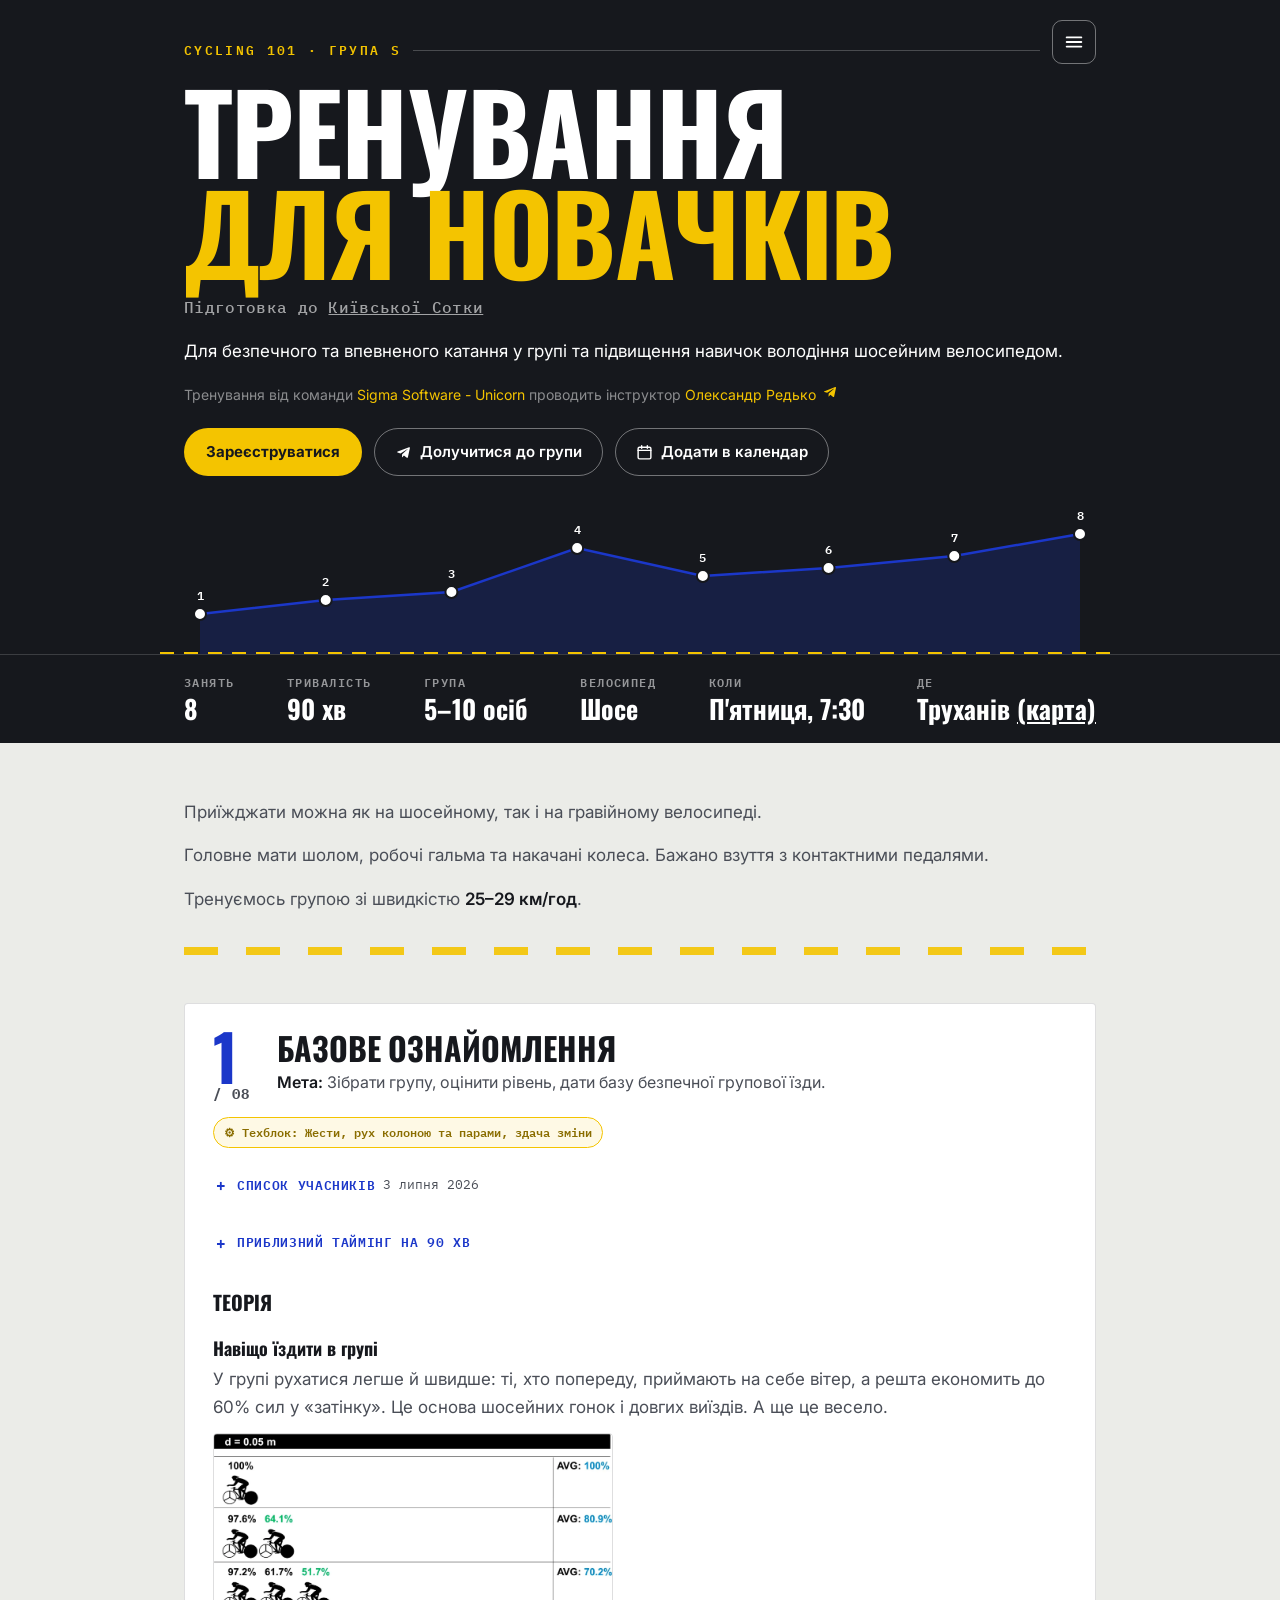
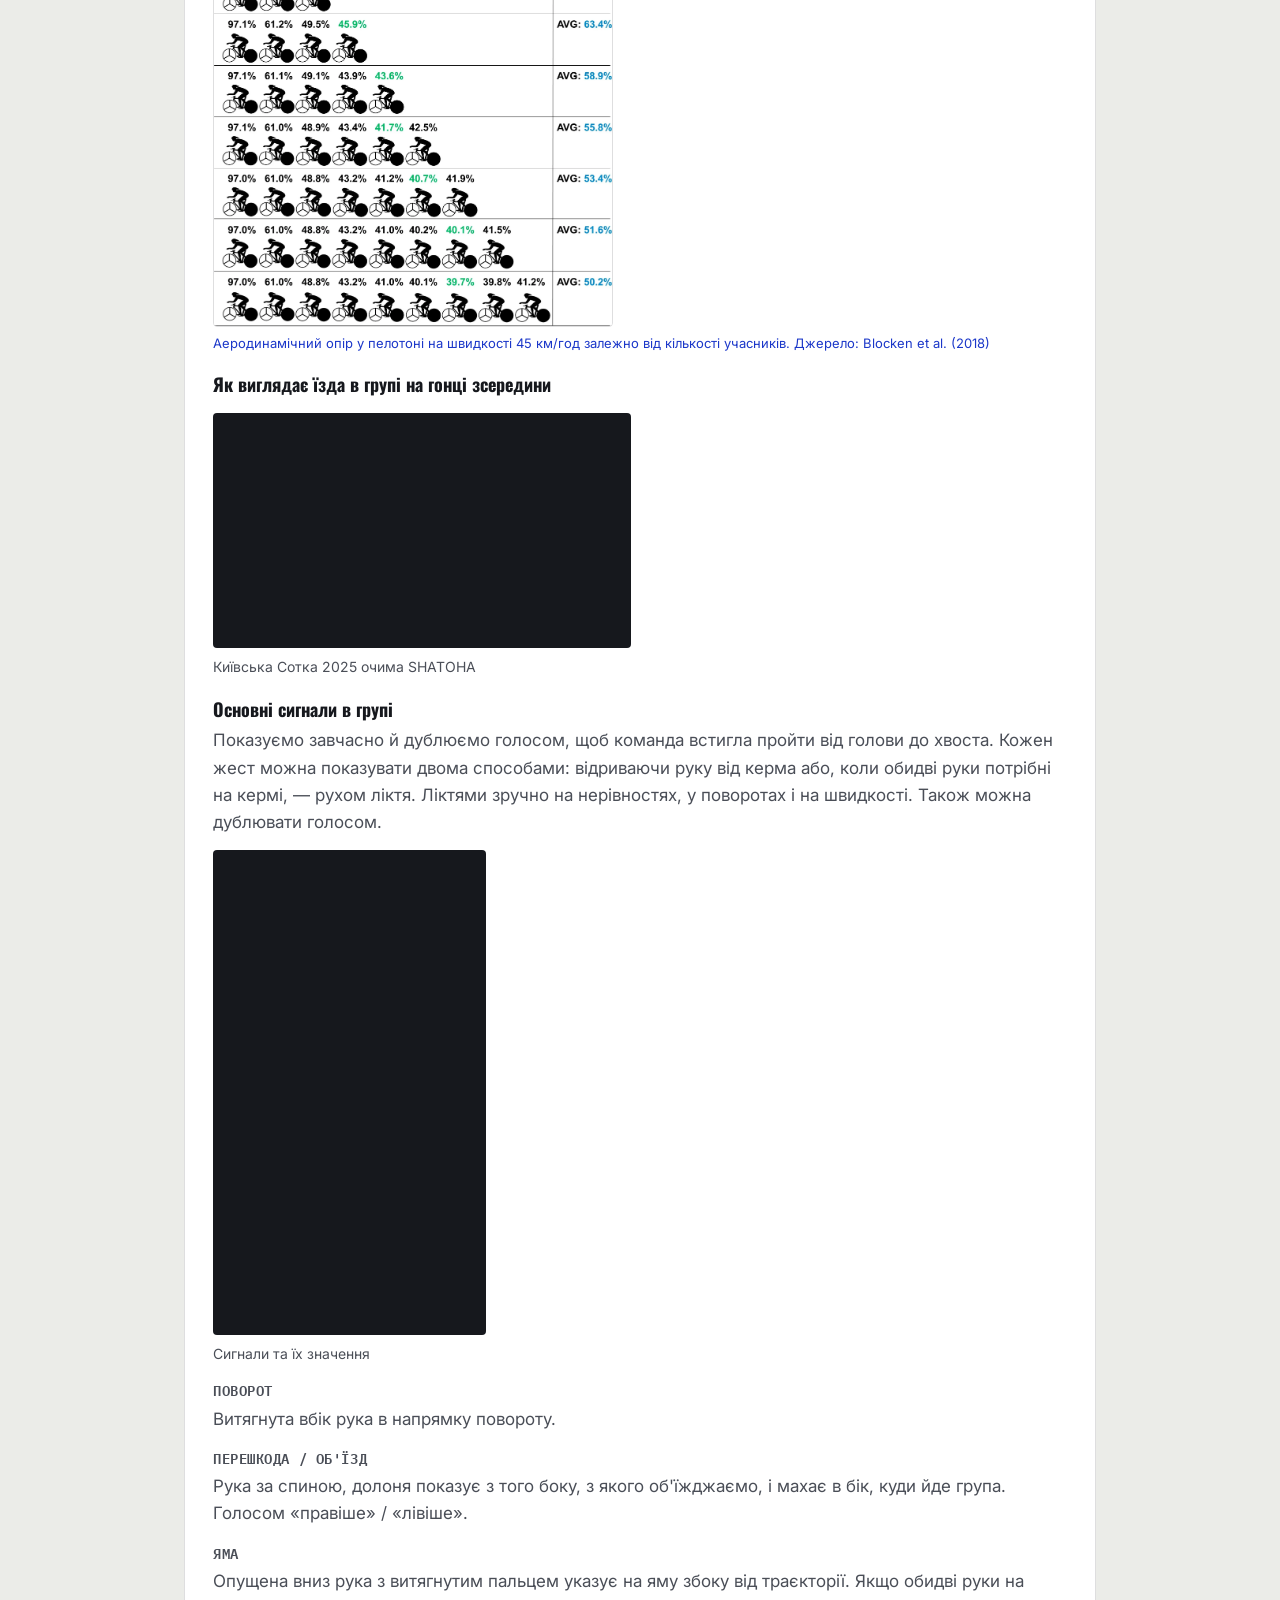
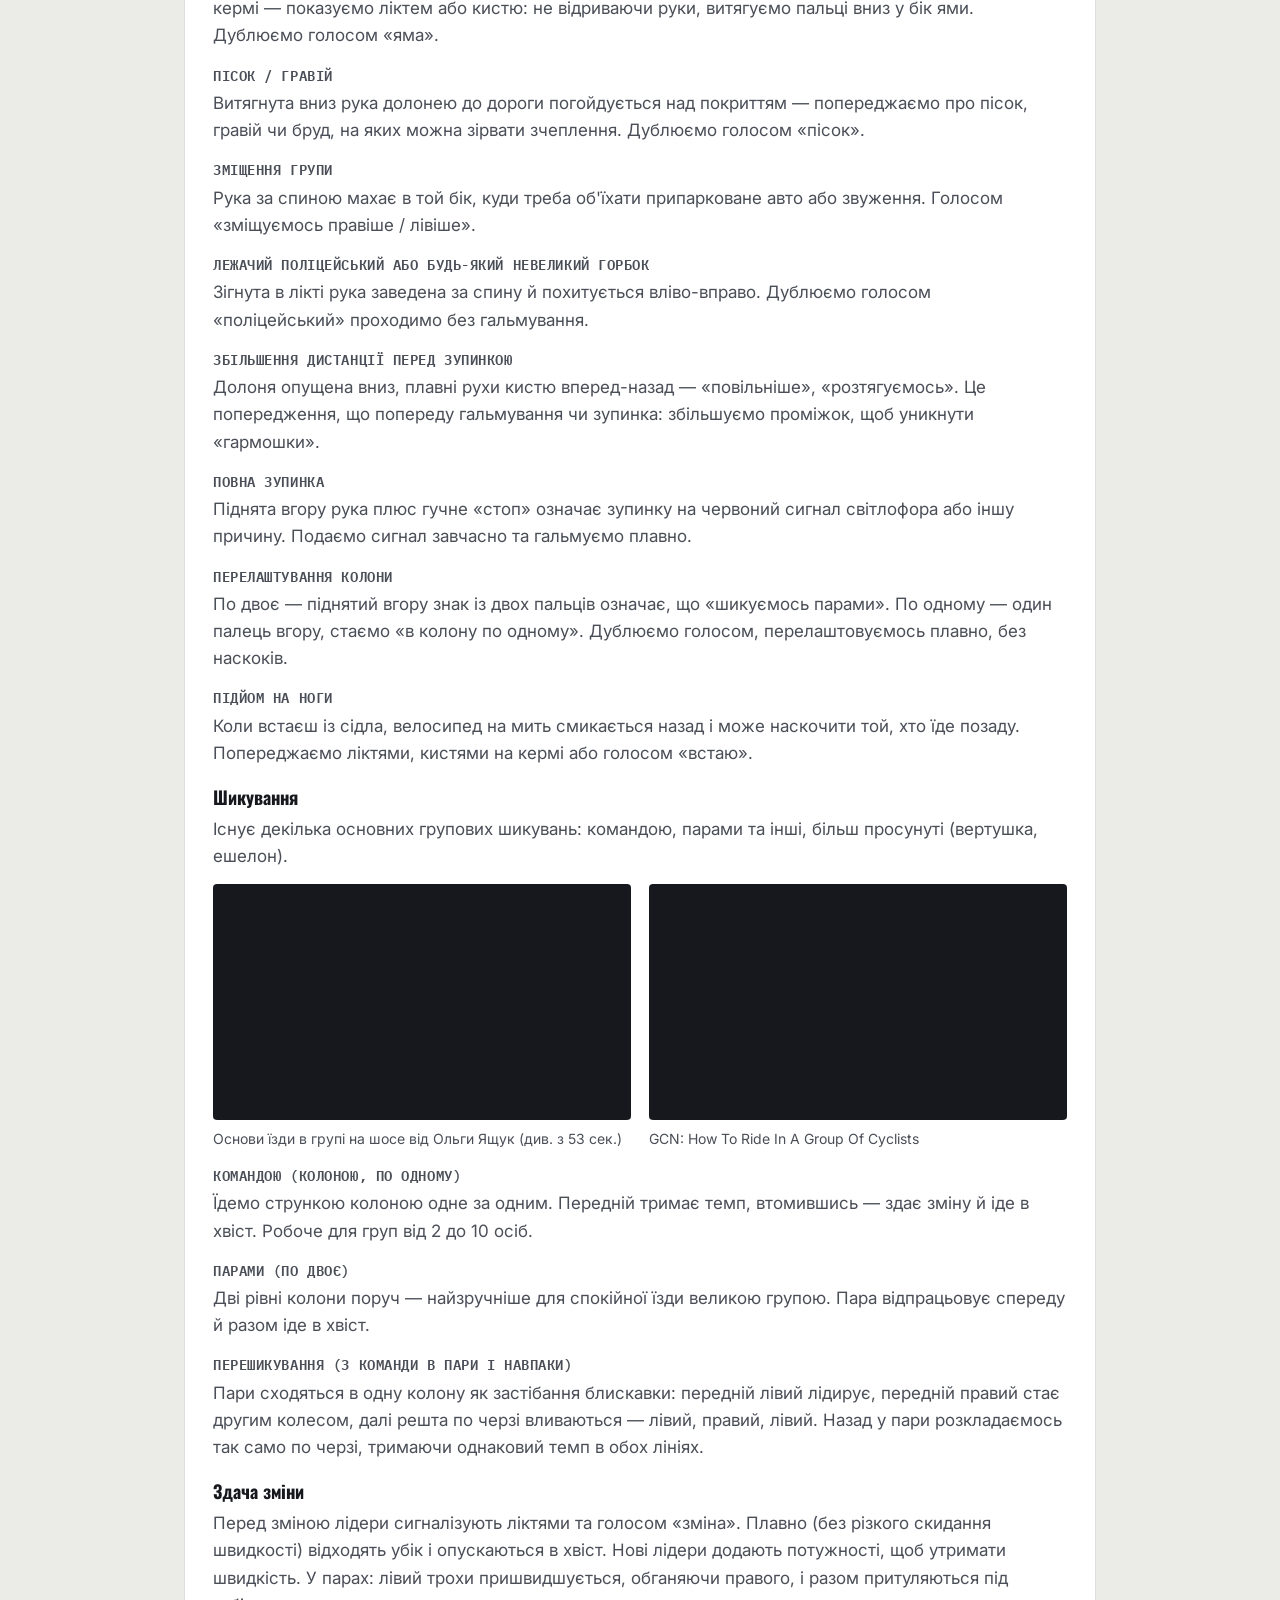
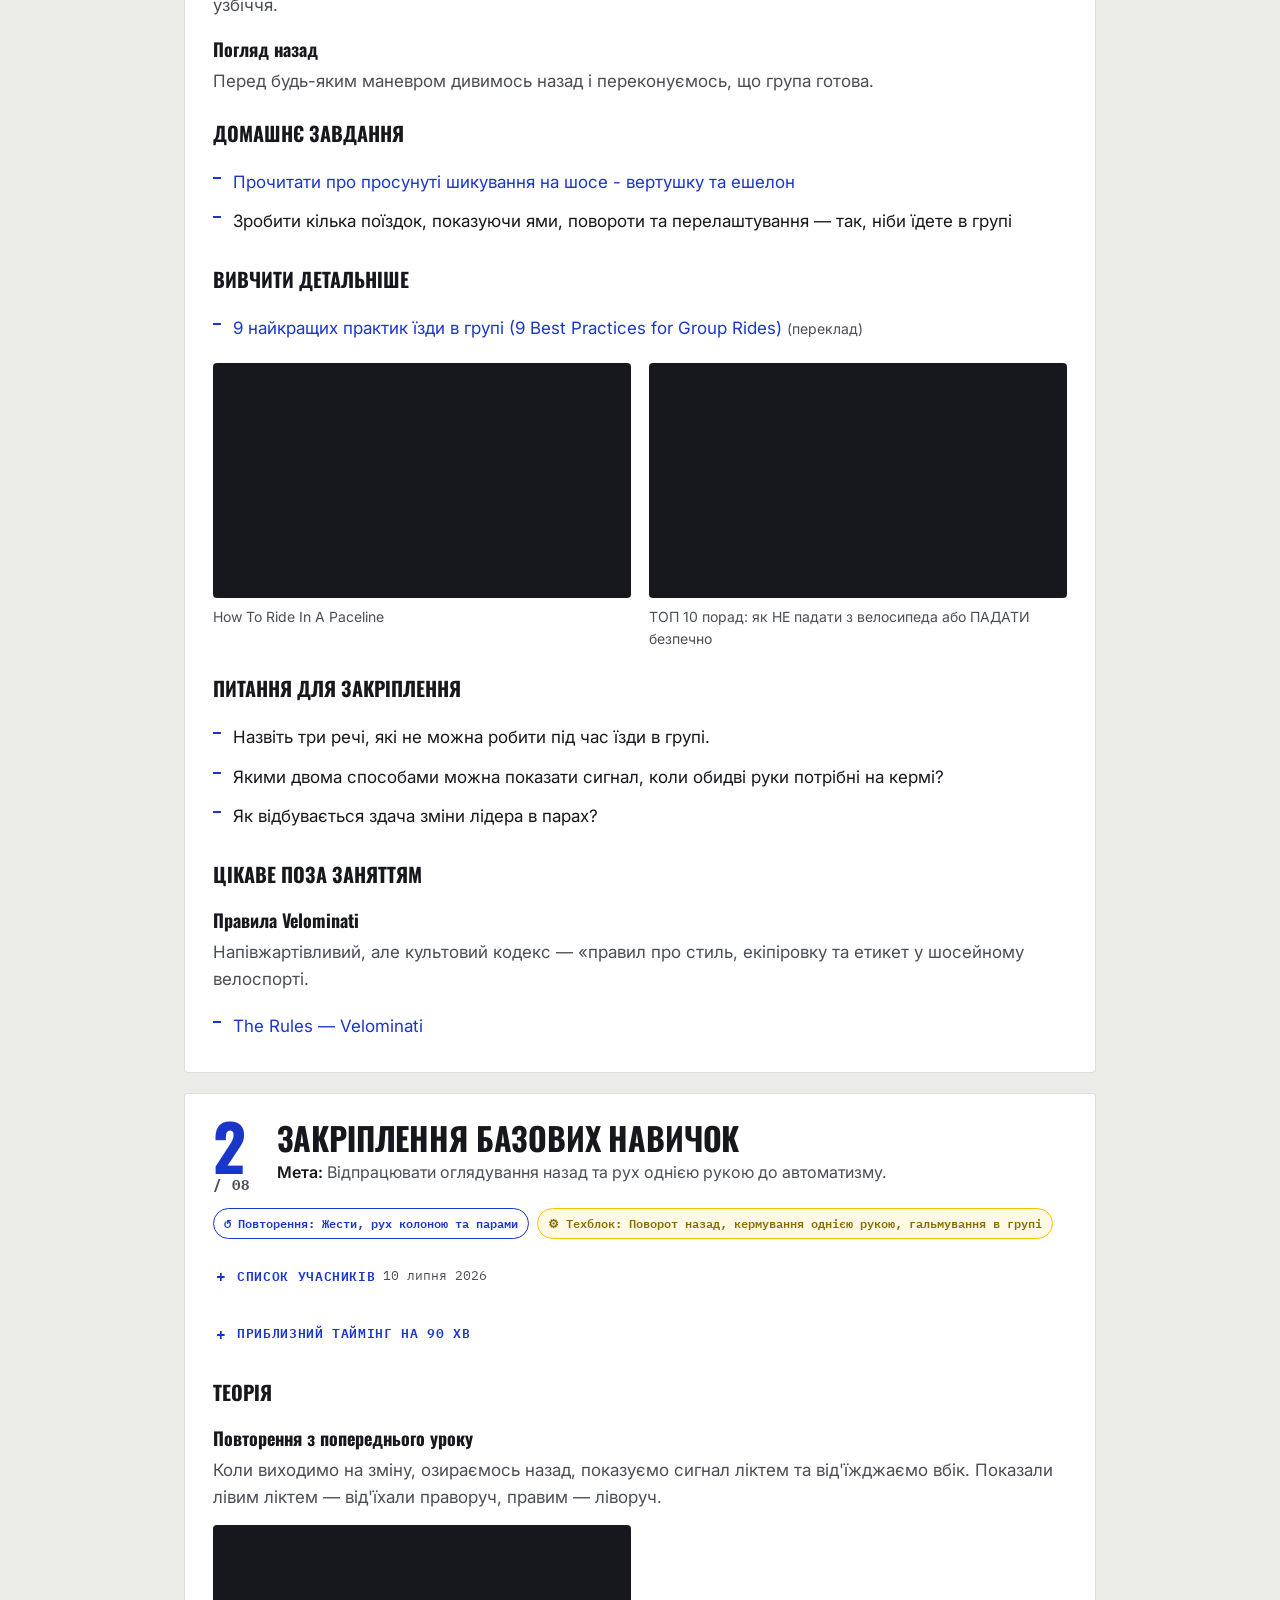
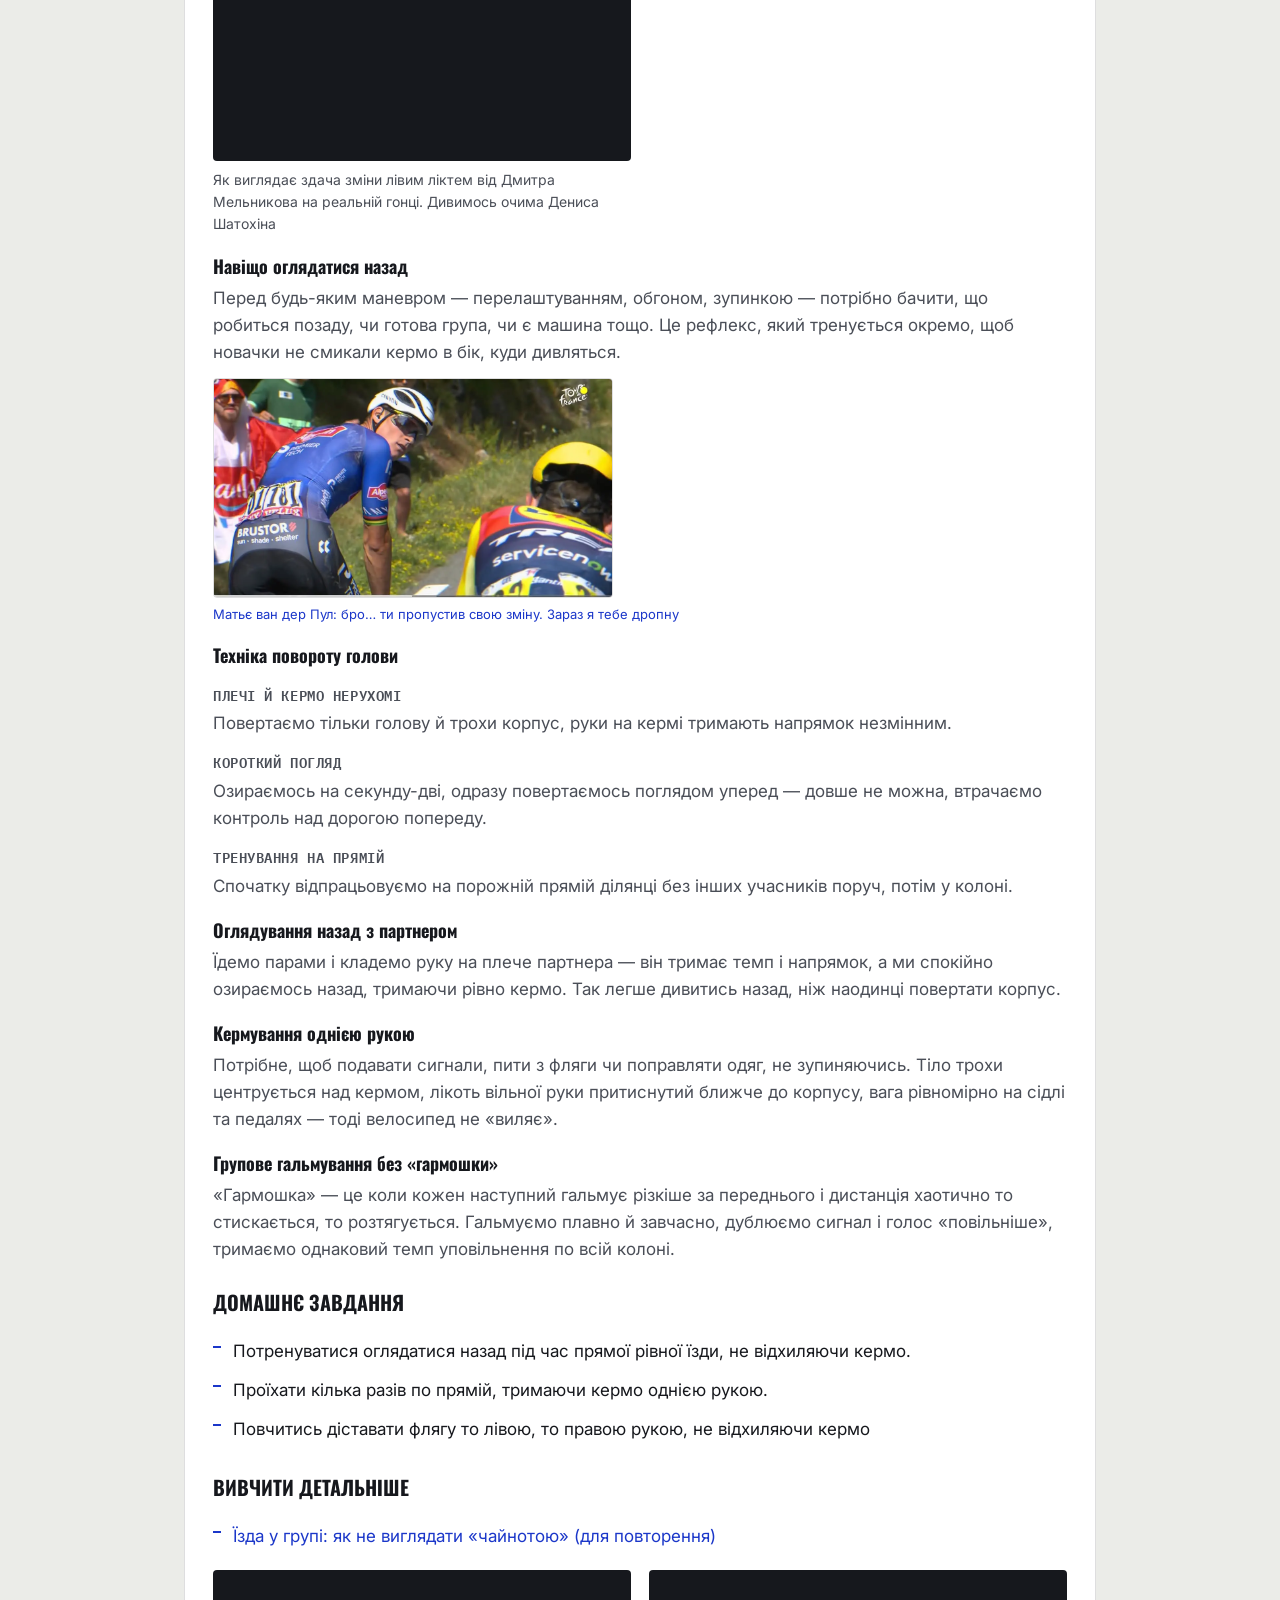
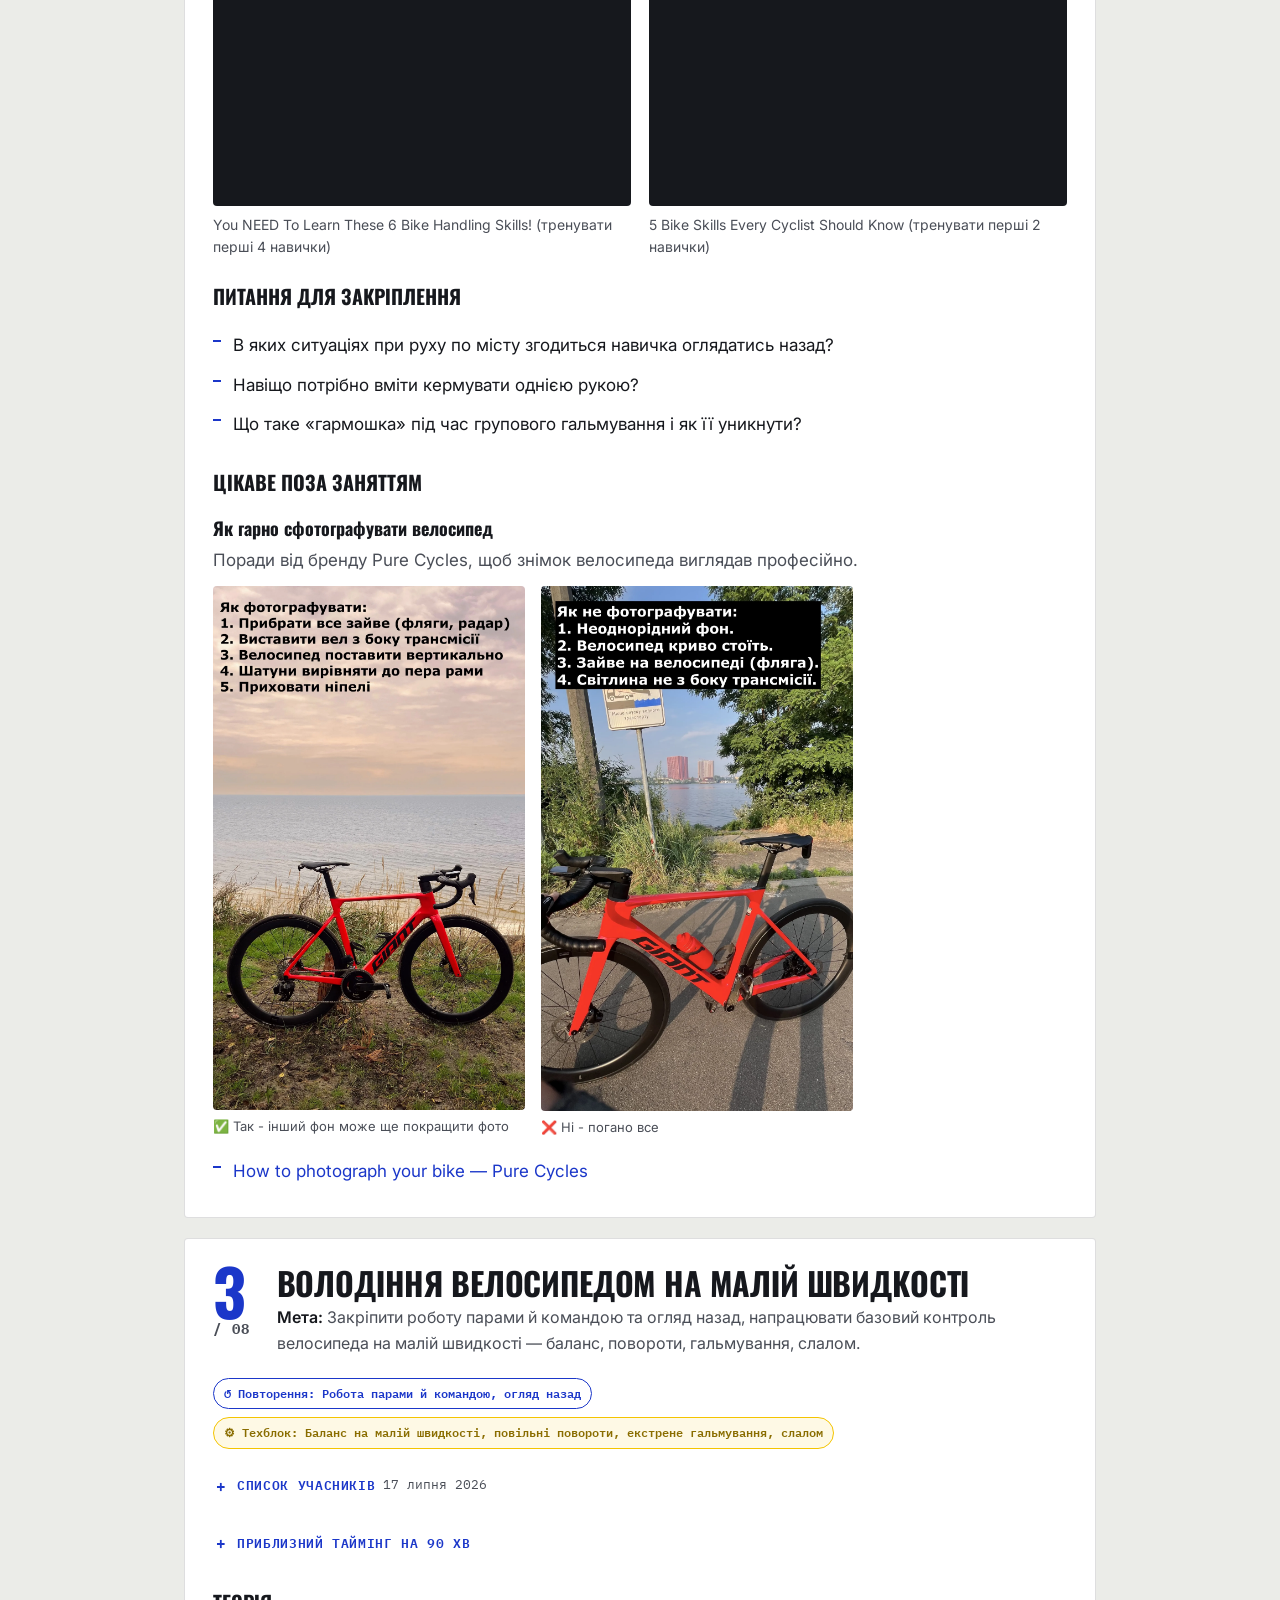
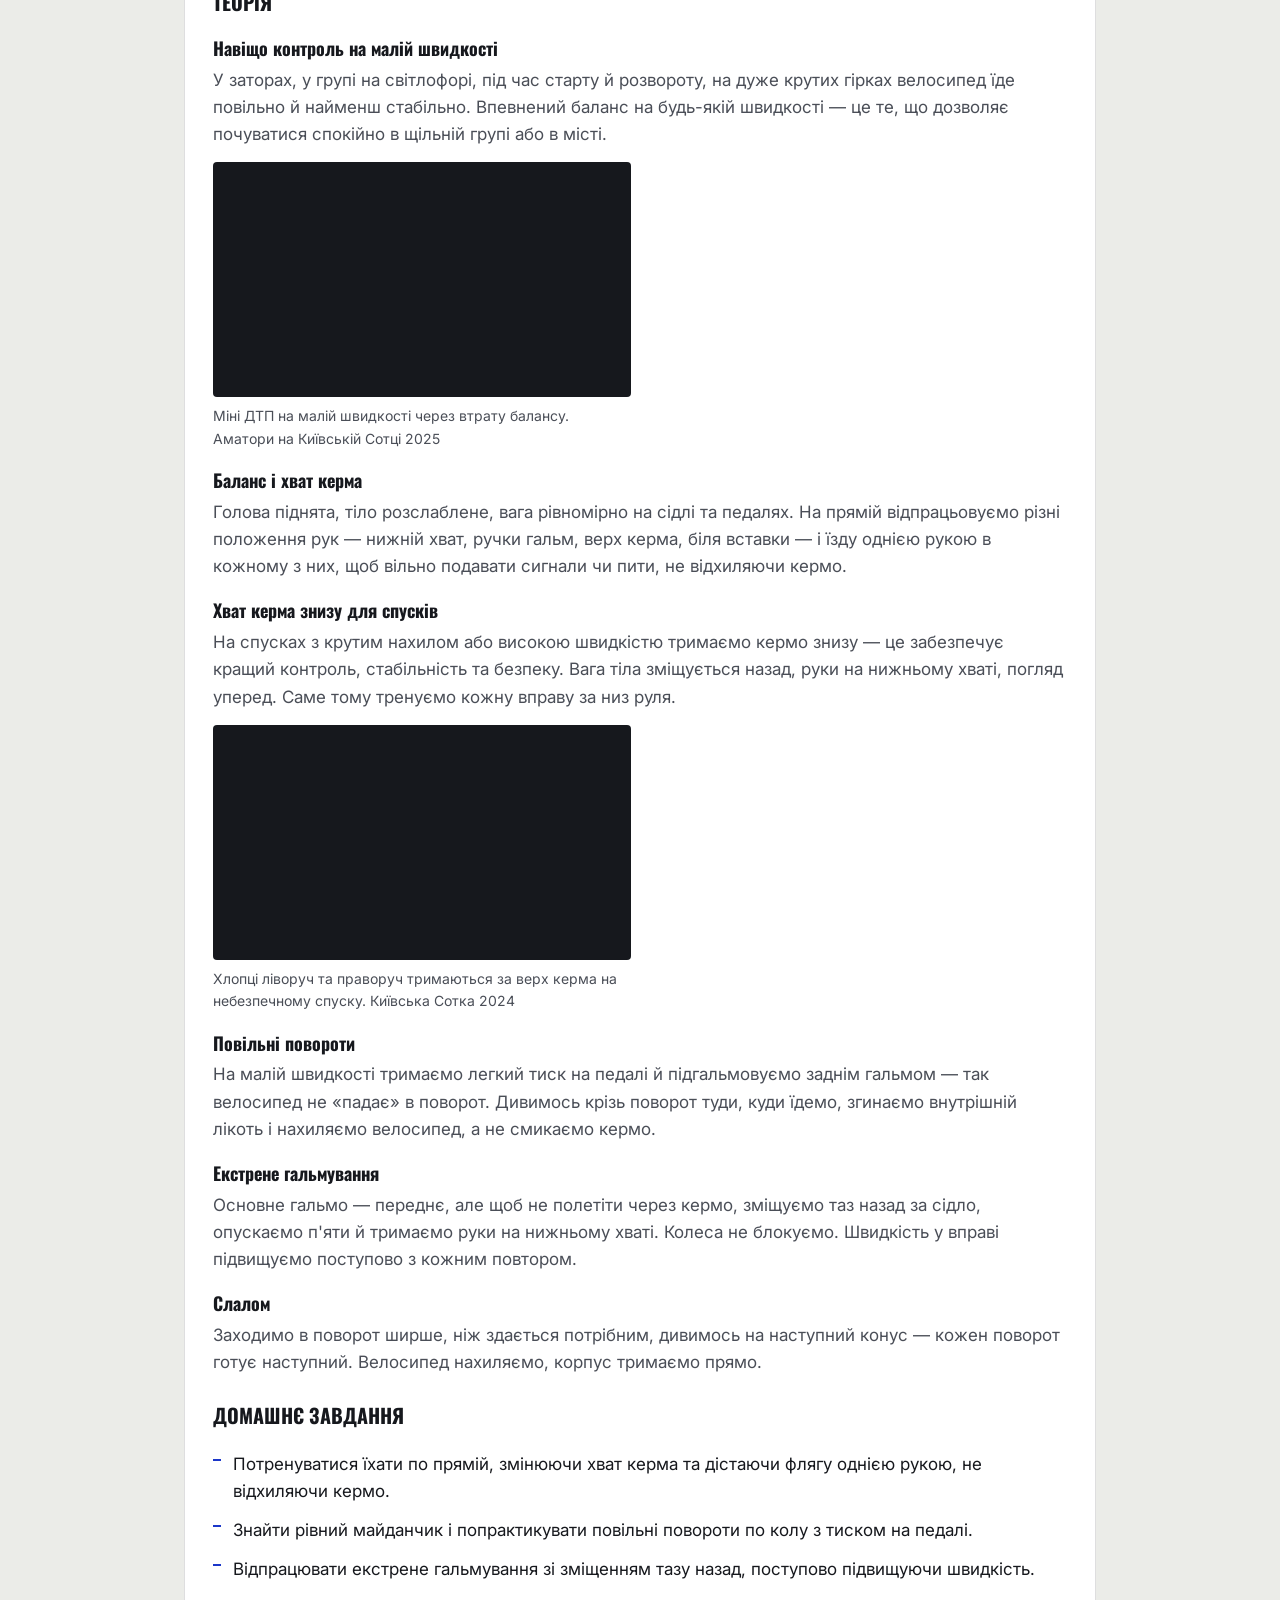
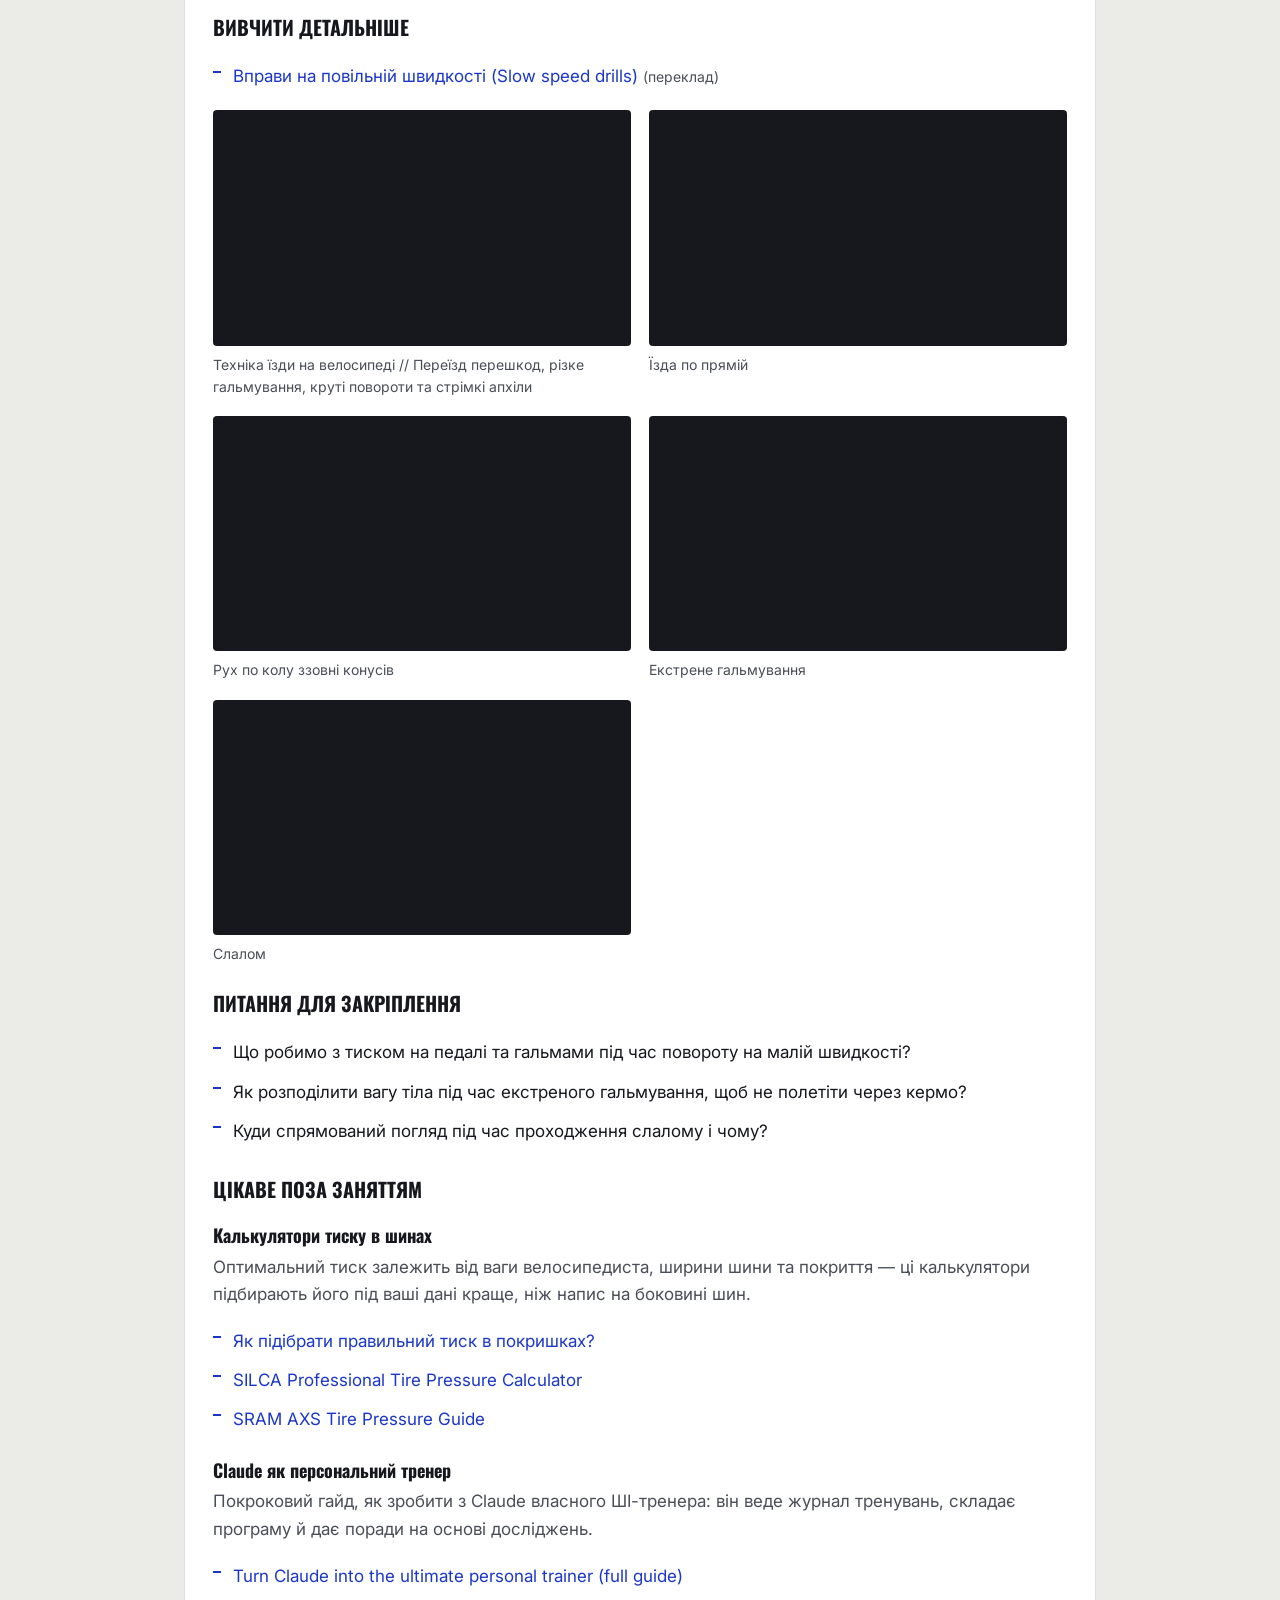
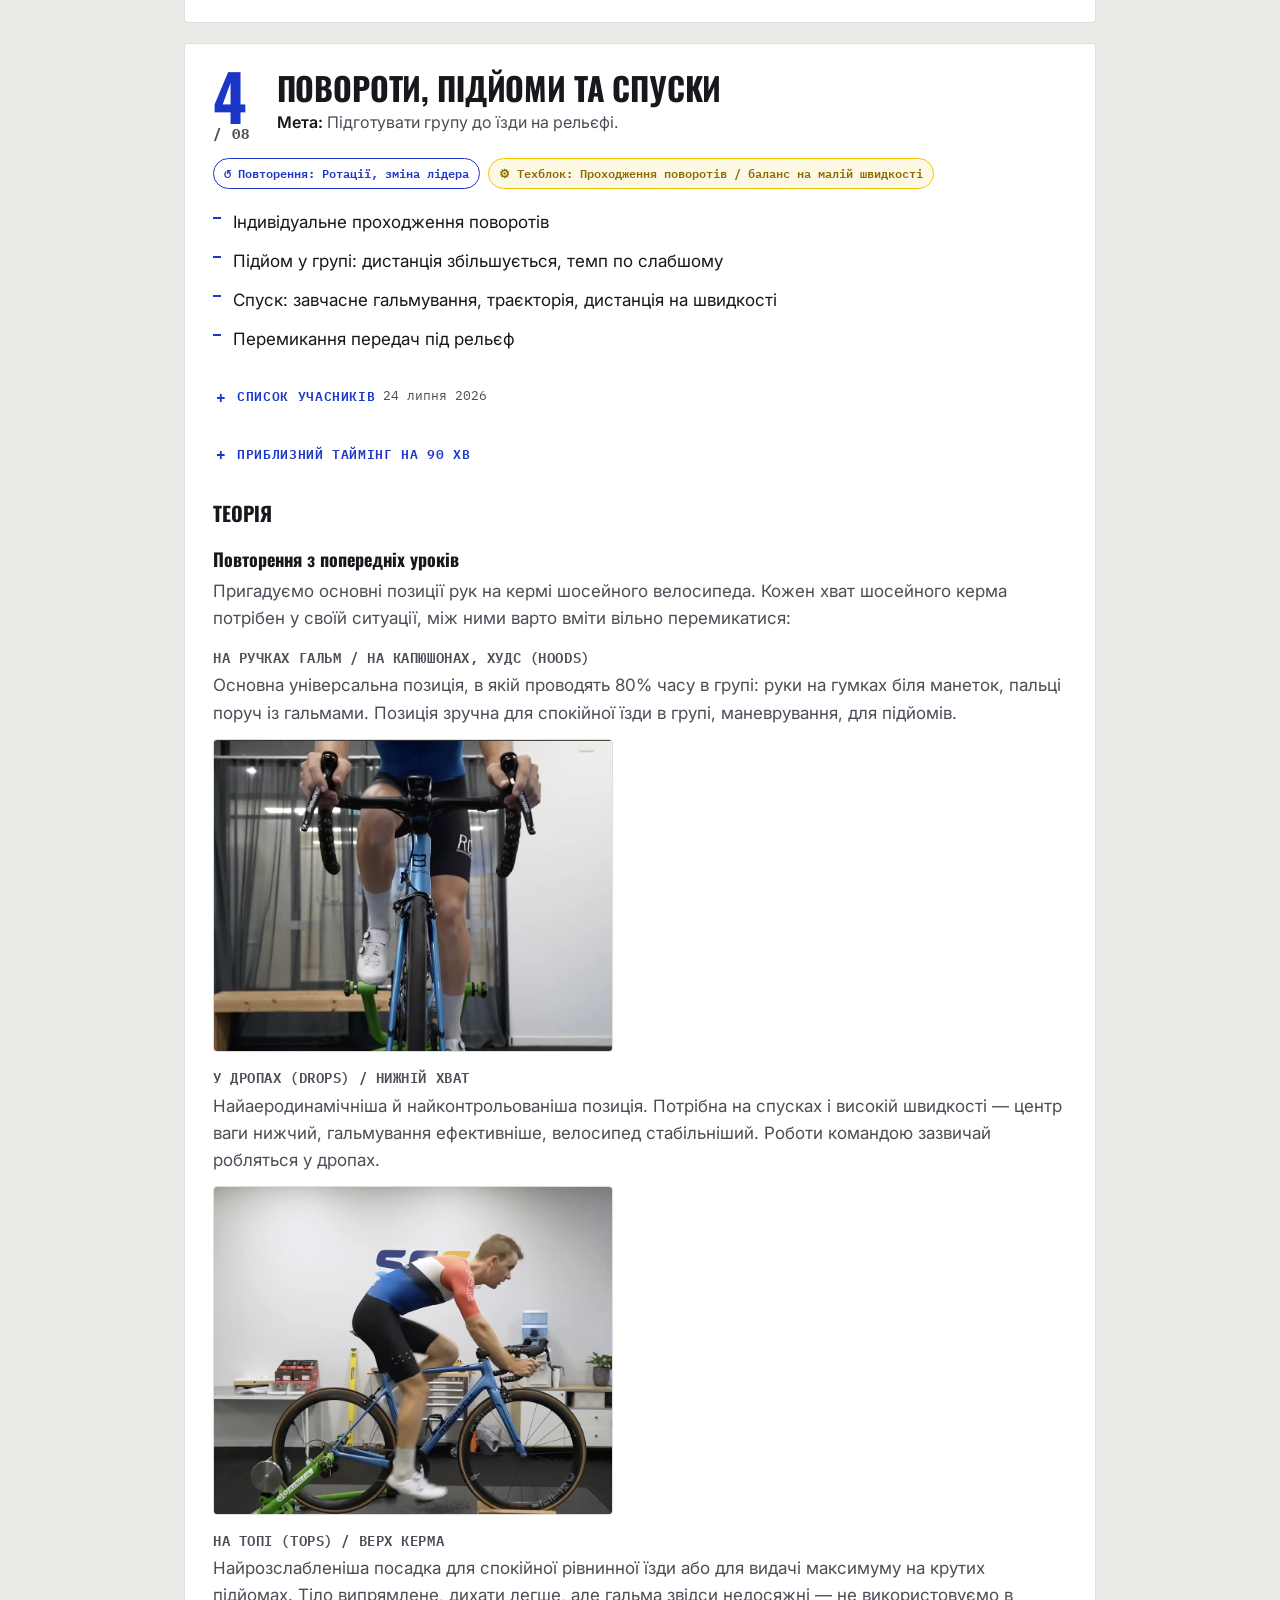
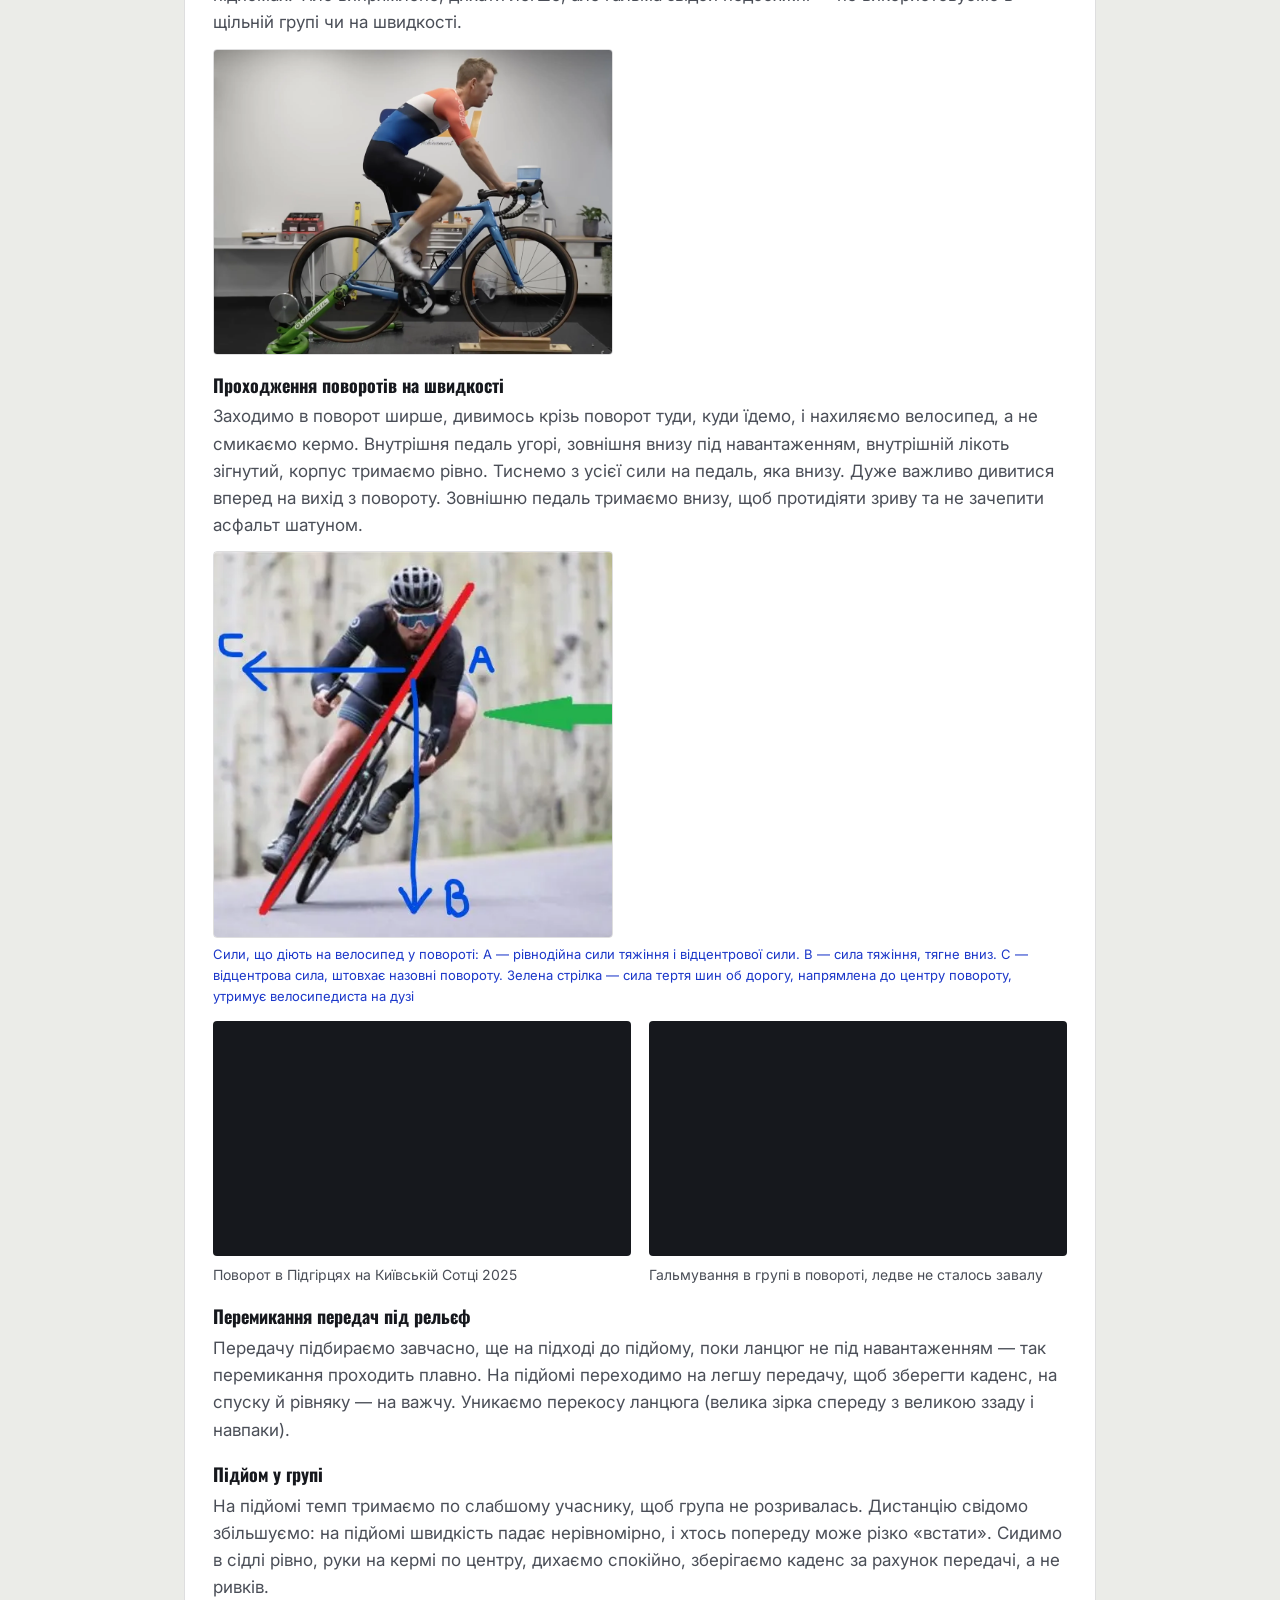
<file: index.html>
<!doctype html>
<html lang="uk">
<head>
<meta charset="utf-8">
<meta name="viewport" content="width=device-width, initial-scale=1">
<title>Тренування для початківців — Підготовка до Київської Сотки</title>
<meta name="description" content="Серія з 8 тренувань для початківців: групова їзда, техніка, підготовка до гонки Київська Сотка.">

<link rel="icon" href="favicon.ico" sizes="any">
<link rel="icon" href="favicon.svg" type="image/svg+xml">
<link rel="apple-touch-icon" href="apple-touch-icon.png">

<meta property="og:type" content="website">
<meta property="og:url" content="https://cycling101.pp.ua/">
<meta property="og:title" content="Тренування для початківців — Підготовка до Київської Сотки">
<meta property="og:description" content="Серія з 8 тренувань для початківців: групова їзда, техніка, підготовка до гонки Київська Сотка.">
<meta property="og:image" content="https://cycling101.pp.ua/og-image.png">
<meta property="og:image:width" content="1200">
<meta property="og:image:height" content="630">
<meta property="og:locale" content="uk_UA">
<meta name="twitter:card" content="summary_large_image">
<meta name="twitter:title" content="Тренування для початківців — Підготовка до Київської Сотки">
<meta name="twitter:description" content="Серія з 8 тренувань для початківців: групова їзда, техніка, підготовка до гонки Київська Сотка.">
<meta name="twitter:image" content="https://cycling101.pp.ua/og-image.png">

<link rel="preconnect" href="https://fonts.googleapis.com">
<link rel="preconnect" href="https://fonts.gstatic.com" crossorigin>
<link href="https://fonts.googleapis.com/css2?family=Oswald:wght@500;600;700&family=Inter:wght@400;500;600&family=IBM+Plex+Mono:wght@500;600&display=swap" rel="stylesheet">
<link rel="stylesheet" href="site.css">
<script src="site.js" defer></script>
<style>
  :root{
    --paper:#EBECE8;
    --card:#FFFFFF;
    --ink:#16181D;
    --ink-soft:#4A4E57;
    --blue:#1B37C9;
    --blue-deep:#0D1C63;
    --signal:#F4C400;
    --line:rgba(22,24,29,.14);
    --line-strong:rgba(22,24,29,.28);
    --asphalt:#16181D;
  }
  *{box-sizing:border-box}
  html{scroll-behavior:smooth}
  @media (prefers-reduced-motion:reduce){html{scroll-behavior:auto}}
  body{
    margin:0;background:var(--paper);color:var(--ink);
    font-family:"Inter",system-ui,sans-serif;font-size:17px;line-height:1.6;
    -webkit-font-smoothing:antialiased;
    overflow-wrap:break-word;
  }
  a{color:var(--blue);text-decoration:none}
  a:hover{text-decoration:underline}
  /* Full-bleed background + centered content column, no wrapper element needed. */
  .bleed{padding-inline:max(24px,calc((100% - 912px) / 2))}

  /* ---- Hero (asphalt) ---- */
  .hero{background:var(--asphalt);color:#fff;padding-block:40px 0;overflow:hidden;position:relative}
  .eyebrow{
    font-family:"IBM Plex Mono",monospace;font-weight:600;font-size:13px;
    letter-spacing:.18em;text-transform:uppercase;color:var(--signal);
    margin:0 0 18px;display:flex;align-items:center;gap:12px;
  }
  .eyebrow::after{content:"";flex:1;height:1px;background:rgba(255,255,255,.22)}
  h1{
    font-family:"Oswald",sans-serif;font-weight:700;
    font-size:clamp(52px,11vw,110px);line-height:.92;letter-spacing:-.01em;
    text-transform:uppercase;margin:0;
  }
  h1 .sub{display:block;color:var(--signal)}
  .subtitle{
    font-family:"IBM Plex Mono",monospace;font-weight:500;font-size:16px;
    letter-spacing:.02em;color:rgba(255,255,255,.6);margin:14px 0 0;
  }
  .lede{
    max-width:560px;margin:22px 0 34px;color:rgba(255,255,255,.82);font-size:18px;
  }
  @media (min-width:820px){.lede{max-width:none;white-space:nowrap}}
  .lede b{color:#fff;font-weight:600}
  .subtitle a,.lede a{color:inherit;text-decoration:underline}
  .meta .v a{color:inherit;text-decoration:underline}
  .note{margin:0 0 22px;font-size:14px;color:rgba(255,255,255,.5)}
  .note b{color:rgba(255,255,255,.75);font-weight:600}
  .note a{color:var(--signal)}
  .cta-row{display:flex;flex-wrap:wrap;gap:12px;align-items:center;margin-bottom:28px}
  nav.cta-row{padding:0}
  .cta{
    display:inline-block;background:var(--signal);color:var(--asphalt);
    font-weight:700;font-size:15px;padding:12px 22px;border-radius:999px;
  }
  .cta:hover{text-decoration:none;filter:brightness(1.08)}
  .cta-alt{
    display:inline-flex;align-items:center;gap:8px;background:transparent;
    color:#fff;font-weight:600;font-size:15px;padding:11px 20px;border-radius:999px;
    border:1px solid rgba(255,255,255,.4);
  }
  .cta-alt:hover{text-decoration:none;border-color:var(--signal);color:var(--signal)}
  .cta-alt svg{display:block}
  .profile{position:relative;margin:0 -24px;height:150px}
  .profile svg{display:block;width:100%;height:100%}
  .stage-dot{cursor:pointer}
  .stage-dot circle{transition:r .15s ease, fill .15s ease}
  .stage-dot:hover circle,.stage-dot:focus-visible circle{r:9;fill:var(--signal)}
  .stage-dot text{
    font-family:"IBM Plex Mono",monospace;font-weight:600;font-size:12px;fill:#fff;
    pointer-events:none;
  }
  .stage-dot:focus-visible{outline:none}
  .stage-dot:focus-visible circle{stroke:var(--signal);stroke-width:3}

  /* ---- Meta strip (semantic list of specs) ---- */
  .meta{
    list-style:none;margin:0;
    display:flex;flex-wrap:wrap;gap:0;border-top:1px solid rgba(255,255,255,.16);
    background:var(--asphalt);color:#fff;
  }
  .meta li{padding:18px 28px 20px 0;margin-right:28px}
  @media (min-width:641px){
    .meta{flex-wrap:nowrap;justify-content:space-between}
    .meta li{padding-right:0;margin-right:20px}
    .meta li:last-child{margin-right:0}
    .meta .v{white-space:nowrap}
  }
  .meta .k{display:block;font-family:"IBM Plex Mono",monospace;font-size:12px;letter-spacing:.12em;
    text-transform:uppercase;color:rgba(255,255,255,.55);font-weight:600}
  .meta .v{display:block;font-family:"Oswald",sans-serif;font-weight:700;font-size:26px;line-height:1.1;margin-top:2px}

  /* ---- Intro ---- */
  .intro{padding-block:56px 20px}
  .intro p{max-width:none;color:var(--ink-soft);margin:0 0 16px}
  .intro p b{color:var(--ink);font-weight:600}
  .centerline{
    border:0;height:8px;margin:34px 0 0;
    background:repeating-linear-gradient(90deg,var(--signal) 0 34px,transparent 34px 62px);
    opacity:.9;
  }

  /* ---- Rules ---- */
  .rules{padding:0 0 20px}
  .rules h3{font-family:"Oswald",sans-serif;font-weight:700;text-transform:uppercase;
    font-size:24px;color:var(--ink);margin:0 0 8px}
  .rules > .wrap > p{color:var(--ink-soft);margin:0 0 4px}
  .rules .content-list{margin-top:14px}

  /* ---- Stages ---- */
  .stages{padding-block:8px 40px}
  .stage{
    background:var(--card);border:1px solid var(--line);border-radius:4px;
    margin:20px 0;padding:26px 28px;display:grid;grid-template-columns:auto 1fr;gap:0 26px;
    scroll-margin-top:20px;
  }
  .stage-num{
    font-family:"Oswald",sans-serif;font-weight:700;font-size:64px;line-height:.8;
    color:var(--blue);letter-spacing:-.02em;grid-row:1/3;
  }
  .stage-num .of{display:block;font-size:14px;font-family:"IBM Plex Mono",monospace;
    color:var(--ink-soft);letter-spacing:.1em;margin-top:8px}
  .stage-head h2{
    font-family:"Oswald",sans-serif;font-weight:700;font-size:32px;line-height:1;
    text-transform:uppercase;margin:2px 0 6px;letter-spacing:-.005em;
  }
  .stage-head h2 a{color:inherit}
  .stage-head h2 a:hover{color:var(--blue);text-decoration:none}
  .goal{color:var(--ink-soft);margin:0 0 16px;font-size:16px}
  .goal b{color:var(--ink);font-weight:600}
  .stage-body{grid-column:2}
  .stage-body.full{grid-column:1/3;margin-top:6px}

  .tags{display:flex;flex-wrap:wrap;gap:8px;margin:0 0 4px}
  .tag{
    font-family:"IBM Plex Mono",monospace;font-size:12px;font-weight:600;
    padding:5px 10px;border-radius:999px;border:1px solid var(--line-strong);
    color:var(--ink-soft);white-space:nowrap;
  }
  .tag.recap{border-color:var(--blue);color:var(--blue)}
  .tag.tech{border-color:var(--signal);color:#8a6d00;background:rgba(244,196,0,.1)}

  .content-list{margin:14px 0 0;padding:0;list-style:none}
  .content-list li{padding:6px 0 6px 20px;position:relative;color:var(--ink)}
  .translate-link{font-size:14px;color:var(--ink-soft)}
  .content-list li::before{content:"";position:absolute;left:0;top:14px;width:8px;height:2px;background:var(--blue)}

  /* Detailed timing table */
  .timing{margin:16px 0 0;border-top:1px solid var(--line)}
  .timing-row{display:grid;grid-template-columns:112px 1fr;gap:16px;padding:12px 0;border-bottom:1px solid var(--line);align-items:baseline}
  .timing-row .t{font-family:"IBM Plex Mono",monospace;font-weight:600;font-size:14px;color:var(--blue)}
  .timing-row .d strong{display:block;font-weight:600;margin-bottom:2px}
  .timing-row .d span{color:var(--ink-soft);font-size:15px}
  details.detail{margin-top:16px}
  details.detail summary{
    cursor:pointer;font-family:"IBM Plex Mono",monospace;font-size:13px;font-weight:600;
    letter-spacing:.05em;text-transform:uppercase;color:var(--blue);list-style:none;
    display:inline-flex;align-items:center;gap:8px;padding:8px 0;
  }
  details.detail summary .detail-date{color:var(--ink-soft);text-transform:none;letter-spacing:0;font-weight:400}
  details.detail summary::-webkit-details-marker{display:none}
  details.detail summary::before{content:"+";font-size:16px;width:16px;text-align:center}
  details.detail[open] summary::before{content:"–"}
  .participants-body{display:flex;flex-wrap:wrap;gap:24px;align-items:flex-start;margin-top:16px}
  .registered-people-img{display:block;max-width:260px;width:100%;flex:0 0 auto;border-radius:4px;border:1px solid var(--line)}
  .participants-names{margin:0;padding-left:22px;color:var(--ink);font-weight:600}
  .participants-names li{padding:6px 0}
  .participants-names li.instructor{color:var(--blue)}
  .participant-links{display:inline-flex;gap:6px;vertical-align:middle;margin-left:6px}
  .participant-links a{color:var(--ink-soft);display:inline-flex;align-items:center;gap:4px;font-family:"IBM Plex Mono",monospace;font-weight:400;font-size:13px}
  .participant-links a.strava-link img{display:block}
  .participant-links a:hover{color:var(--ink)}
  .homework-title{font-family:"Oswald",sans-serif;font-weight:700;text-transform:uppercase;
    font-size:20px;color:var(--ink);margin:22px 0 0}
  .theory{margin-top:6px}
  .theory-sub{font-family:"Oswald",sans-serif;font-weight:700;font-size:18px;
    color:var(--ink);margin:16px 0 4px}
  .theory-text{margin:0;color:var(--ink-soft)}
  .theory-fig{margin:12px 0 0}
  .theory-fig img{display:block;width:100%;max-width:400px;border-radius:4px;border:1px solid var(--line)}
  .theory-cap{margin-top:6px;font-size:13px;color:var(--ink-soft)}
  .theory-figs{display:grid;grid-template-columns:repeat(2,1fr);gap:16px;margin:12px 0 0;max-width:640px}
  .theory-figs .theory-fig{margin:0}
  .theory-figs img{width:100%;max-width:100%;height:auto;border:none}
  .theory-fig.bad .theory-cap{color:#c62828}
  .theory-nested{margin:8px 0 0}
  .theory-sub2{font-family:"IBM Plex Mono",monospace;font-weight:600;font-size:14px;
    text-transform:uppercase;letter-spacing:.04em;color:var(--ink-soft);margin:14px 0 4px}

  .video-grid{display:grid;grid-template-columns:repeat(auto-fill,minmax(380px,1fr));gap:18px;margin:14px 0 0}
  .video-card figure{margin:0}
  .video-card .frame{position:relative;aspect-ratio:16/9;border-radius:4px;overflow:hidden;background:var(--asphalt)}
  .video-card .frame iframe{position:absolute;inset:0;width:100%;height:100%;border:0}
  .video-card figcaption{margin-top:8px;font-size:14px;color:var(--ink-soft)}
  .ig-grid{display:grid;grid-template-columns:repeat(auto-fill,minmax(240px,1fr));gap:18px;margin:14px 0 0}
  .ig-card figure{margin:0}
  .ig-card .frame{position:relative;aspect-ratio:9/16;border-radius:4px;overflow:hidden;background:var(--asphalt)}
  .ig-card .frame iframe{position:absolute;inset:0;width:100%;height:100%;border:0}
  .ig-card figcaption{margin-top:8px;font-size:14px;color:var(--ink-soft)}

  /* ---- Footer ---- */
  footer{background:var(--asphalt);color:rgba(255,255,255,.7);padding-block:48px 56px;margin-top:20px}
  footer .centerline{margin:0 0 36px}
  footer h3{font-family:"Oswald",sans-serif;font-weight:700;text-transform:uppercase;
    font-size:24px;color:#fff;margin:0 0 12px}
  footer a{color:var(--signal)}
  footer .links{display:flex;flex-wrap:wrap;gap:24px;margin-top:8px}
  footer .rules-block{margin:0 0 40px;scroll-margin-top:20px;
    background:rgba(255,255,255,.05);border:1px solid rgba(255,255,255,.14);
    border-left:4px solid var(--signal);border-radius:12px;padding:24px 28px}
  footer .rules-block h3{color:var(--signal)}
  footer .rules-block p{margin:0 0 4px;color:rgba(255,255,255,.55)}
  footer .content-list li{color:rgba(255,255,255,.85)}
  footer .content-list li::before{background:var(--signal)}

  @media (max-width:640px){
    body{font-size:16px}
    .bleed{padding-inline:18px}
    .hero{padding-block:32px 0}
    .profile{margin:0 -18px}
    h1{font-size:clamp(44px,12.5vw,72px)}
    .lede{font-size:17px;margin:20px 0 28px}

    .meta{display:grid;grid-template-columns:1fr 1fr;gap:0}
    .meta li{padding:14px 16px 14px 0;margin-right:0;border-bottom:1px solid rgba(255,255,255,.1)}
    .meta .v{font-size:22px}

    .intro{padding-block:40px 20px}

    .stage{grid-template-columns:1fr;gap:0;padding:22px 18px}
    .stage-num{grid-row:auto;font-size:48px;margin-bottom:8px}
    .stage-body,.stage-body.full{grid-column:1}
    .stage-head h2{font-size:28px}
    .timing-row{grid-template-columns:76px 1fr;gap:12px}

    .tag{white-space:normal}

    .video-grid{grid-template-columns:1fr}
    .ig-grid{grid-template-columns:1fr}
    .registered-people-img{max-width:100%}
  }

  /* reveal */
  .stage{opacity:0;transform:translateY(14px)}
  .stage.in{opacity:1;transform:none;transition:opacity .5s ease,transform .5s ease}
  @media (prefers-reduced-motion:reduce){.stage{opacity:1;transform:none}}
</style>
</head>
<body>

<header class="hero bleed" id="top">
    <div data-site-menu></div>
    <p class="eyebrow">Cycling 101 · Група S</p>
    <h1>Тренування<span class="sub">для новачків</span></h1>
    <p class="subtitle">Підготовка до <a href="https://velosotka.github.io/" target="_blank" rel="noopener">Київської Сотки</a></p>
    <p class="cede">Для безпечного та впевненого катання у групі та підвищення навичок володіння шосейним велосипедом.</p>
    <p class="note">Тренування від команди <a href="https://volovod.com" target="_blank" rel="noopener">Sigma Software - Unicorn</a> проводить інструктор <a href="https://instagram.com/oleksandr.red" target="_blank" rel="noopener">Олександр Редько</a> <a href="https://t.me/alexandear" target="_blank" rel="noopener" aria-label="Telegram" style="display:inline-flex;align-items:center;padding:2px"><svg viewBox="0 0 24 24" width="16" height="16" fill="currentColor" style="display:block;pointer-events:none"><path d="M9.78 18.65l.28-4.23 7.68-6.92c.34-.31-.07-.46-.52-.19L7.74 13.3 3.64 12c-.88-.25-.89-.86.2-1.3l15.97-6.16c.73-.33 1.43.18 1.15 1.3l-2.72 12.81c-.19.91-.74 1.13-1.5.71l-4.14-3.05-1.99 1.93c-.23.23-.42.42-.83.42z"/></svg></a></p>
    <nav class="cta-row" aria-label="Реєстрація та контакти">
      <a class="cta" href="https://volovod.com/trainings" target="_blank" rel="noopener">Зареєструватися</a>
      <a class="cta-alt" href="https://t.me/cycling_101" target="_blank" rel="noopener">
        <svg viewBox="0 0 24 24" width="17" height="17" fill="currentColor"><path d="M9.78 18.65l.28-4.23 7.68-6.92c.34-.31-.07-.46-.52-.19L7.74 13.3 3.64 12c-.88-.25-.89-.86.2-1.3l15.97-6.16c.73-.33 1.43.18 1.15 1.3l-2.72 12.81c-.19.91-.74 1.13-1.5.71l-4.14-3.05-1.99 1.93c-.23.23-.42.42-.83.42z"/></svg>
        Долучитися до групи
      </a>
      <a class="cta-alt" href="https://calendar.google.com/calendar/render?action=TEMPLATE&text=%D0%A2%D1%80%D0%B5%D0%BD%D1%83%D0%B2%D0%B0%D0%BD%D0%BD%D1%8F+%D0%B4%D0%BB%D1%8F+%D0%BD%D0%BE%D0%B2%D0%B0%D1%87%D0%BA%D1%96%D0%B2+%7C+Sigma+Software+-+Unicorn&dates=20260703T073000%2F20260703T085900&ctz=Europe%2FKyiv&recur=RRULE%3AFREQ%3DWEEKLY%3BBYDAY%3DFR%3BCOUNT%3D8&location=FGRR%2B6M+Kyiv&details=%D0%97%D0%B1%D1%96%D1%80+%D0%BD%D0%B0+%D0%A2%D1%80%D1%83%D1%85%D0%B0%D0%BD%D0%BE%D0%B2%D0%BE%D0%BC%D1%83+%D0%BE%D1%81%D1%82%D1%80%D0%BE%D0%B2%D1%96%2C+%D0%BF%D0%B0%D1%80%D0%BA%D0%BE%D0%B2%D0%BA%D0%B0+%D0%B1%D1%96%D0%BB%D1%8F+%D0%9F%D1%96%D0%B2%D0%BD%D1%96%D1%87%D0%BD%D0%BE%D0%B3%D0%BE+%D0%BC%D0%BE%D1%81%D1%82%D1%83.%0A%0A%D0%87%D0%B7%D0%B4%D0%B0+%D0%B2+%D0%B3%D1%80%D1%83%D0%BF%D1%96+%D1%88%D0%BE%D1%81%D0%B5+%D0%B4%D0%BB%D1%8F+%D0%BF%D0%BE%D1%87%D0%B0%D1%82%D0%BA%D1%96%D0%B2%D1%86%D1%96%D0%B2%2C+%D1%82%D1%80%D0%B5%D0%BD%D1%83%D0%B2%D0%B0%D0%BD%D0%BD%D1%8F+%D0%BD%D0%B0+%D1%82%D0%B5%D1%85%D0%BD%D1%96%D0%BA%D1%83.%0A%0A%D0%A0%D0%B5%D1%94%D1%81%D1%82%D1%80%D0%B0%D1%86%D1%96%D1%8F%3A+https%3A%2F%2Fvolovod.com%2Ftrainings%0A%D0%94%D0%B5%D1%82%D0%B0%D0%BB%D1%8C%D0%BD%D1%96%D1%88%D0%B5%3A+https%3A%2F%2Fcycling101.pp.ua%2F" target="_blank" rel="noopener">
        <svg viewBox="0 0 24 24" width="17" height="17" fill="none" stroke="currentColor" stroke-width="2" stroke-linecap="round"><rect x="3" y="4.5" width="18" height="16.5" rx="2"/><line x1="3" y1="9" x2="21" y2="9"/><line x1="8" y1="2.5" x2="8" y2="6"/><line x1="16" y1="2.5" x2="16" y2="6"/></svg>
        Додати в календар
      </a>
    </nav>
    <nav class="profile" id="profile" aria-label="Заняття серії"></nav>
</header>

<ul class="meta bleed">
  <li><span class="k">Занять</span><span class="v">8</span></li>
  <li><span class="k">Тривалість</span><span class="v">90 хв</span></li>
  <li><span class="k">Група</span><span class="v">5–10 осіб</span></li>
  <li><span class="k">Велосипед</span><span class="v">Шосе</span></li>
  <li><span class="k">Коли</span><span class="v">П'ятниця, 7:30</span></li>
  <li><span class="k">Де</span><span class="v">Труханів <a href="https://www.google.com/maps/place/50.490547,30.541658" target="_blank" rel="noopener">(карта)</a></span></li>
</ul>

<section class="intro bleed">
  <p>Приїжджати можна як на шосейному, так і на гравійному велосипеді.</p>
  <p>Головне мати шолом, робочі гальма та накачані колеса. Бажано взуття з контактними педалями.</p>
  <p>Тренуємось групою зі швидкістю <b>25–29 км/год</b>.</p>
  <hr class="centerline">
</section>

<main class="stages bleed" id="stages"></main>

<footer class="bleed">
  <hr class="centerline">
  <section class="rules-block" id="rules">
    <h3>Базові правила безпеки</h3>
    <p>Діють на кожному занятті незалежно від теми.</p>
    <ul class="content-list">
      <li>Шолом застібнутий завжди, гальма й колеса перевірені перед виїздом.</li>
      <li>Тримаємо дистанцію й не робимо різких гальмувань.</li>
      <li>Про перешкоду чи маневр попереджаємо голосом і жестом.</li>
      <li>Рухаємось передбачувано, без різких перестроювань у групі.</li>
      <li>Не обганяємо групу й не виїжджаємо наперед без команди.</li>
      <li>Чуємо та виконуємо команди тренера першими.</li>
    </ul>
  </section>
  <hr class="centerline">
  <div data-site-footer></div>
</footer>

<script>
function picture(src, imgHtml){
  const webp = src.replace(/\.(jpe?g|png)$/i, '.webp');
  return `<picture><source srcset="${webp}" type="image/webp">${imgHtml}</picture>`;
}
const monthsGenitive=["січня","лютого","березня","квітня","травня","червня","липня","серпня","вересня","жовтня","листопада","грудня"];
function formatDate(src){
  // e.g. "images/1_registered_people_20260703.png"
  const m=src.match(/(\d{4})(\d{2})(\d{2})/);
  if(!m) return '';
  return `${+m[3]} ${monthsGenitive[+m[2]-1]} ${m[1]}`;
}
const icons = {
  instagram:'<svg viewBox="0 0 24 24" width="16" height="16" fill="none" stroke="currentColor" stroke-width="2"><rect x="3" y="3" width="18" height="18" rx="5"/><circle cx="12" cy="12" r="4"/><circle cx="17.5" cy="6.5" r="1" fill="currentColor" stroke="none"/></svg>'
};
const stages = [
  {
    n:1, title:"Базове ознайомлення",
    goal:"Зібрати групу, оцінити рівень, дати базу безпечної групової їзди.",
    tech:"Жести, рух колоною та парами, здача зміни",
    registeredPeople:"images/1_registered_people_20260703.png",
    participants:[
      {name:"Олександр",instagram:"https://instagram.com/oleksandr.red",strava:"https://www.strava.com/athletes/alexandear",instructor:true},
      {name:"Катерина",instagram:"https://www.instagram.com/cath.peackle/",strava:"https://www.strava.com/athletes/164546529"},
      {name:"Альона",instagram:"https://www.instagram.com/alyona.pechernaya/",strava:"https://www.strava.com/athletes/86595086"},
      {name:"Орест",instagram:"https://www.instagram.com/orestsokhar/"},
      {name:"Ірина",instagram:"https://www.instagram.com/irina_br9/",strava:"https://www.strava.com/athletes/115696681"},
      {name:"Антон",instagram:"https://www.instagram.com/anton.yemets/",strava:"https://www.strava.com/athletes/24726657"},
      {name:"Дмитро",instagram:"https://www.instagram.com/pandemoniy/",strava:"https://www.strava.com/athletes/63483286"}
    ],
    detailed:[
      ["7:30–7:40","Збір і знайомство","Кожен коротко про себе та чого хоче навчитися. Інструктор: правила безпеки (шолом, дистанція, не наскакувати на переднього). Презентація серії з 8 занять."],
      ["7:40–7:45","Переїзд до розминки","1000 м колоною від паркінгу — уже перша практика дистанції та рівного темпу."],
      ["7:45–8:10","Теорія: основи групової їзди","Основні жести (яма, перешкода, поворот, гальмування, звуження, зупинка). Колона та пари — коли яке шикування. Здача зміни. Роль переднього: ніколи не кидає крутити. Учасник показує здачу зміни вліво/вправо. Питання."],
      ["8:02–8:30","Практика — основний блок","Колоною: дистанція, рівна лінія, передача жестів. По двоє: рівняння з сусідом."],
      ["8:50–8:59","Підсумок","Повторення ключового: жести, роль переднього, здача зміни, погляд назад. План Заняття 2."],
      ["9:00","🕯️ Хвилина мовчання","Загальнонаціональна щоденна хвилина мовчання — зупиняємось, вшановуємо пам'ять."],
      ["9:01","☕ Кава та розмови","Опційно: їдемо спілкуватись у велокафе «Лайба»."],
    ],
    theory:[
      {h:"Навіщо їздити в групі", text:"У групі рухатися легше й швидше: ті, хто попереду, приймають на себе вітер, а решта економить до 60% сил у «затінку». Це основа шосейних гонок і довгих виїздів. А ще це весело.",
        img:"images/1_peloton_aerodynamics.jpg",
        imgAlt:"Розподіл аеродинамічного опору в пелотоні (CFD-моделювання)",
        imgLink:"https://www.sciencedirect.com/science/article/pii/S0167610518306755",
        imgCaption:"Аеродинамічний опір у пелотоні на швидкості 45 км/год залежно від кількості учасників. Джерело: Blocken et al. (2018)"},
      {h:"Як виглядає їзда в групі на гонці зсередини", text:"", links:[
        ["Київська Сотка 2025 очима SHATOHA","https://youtu.be/jwk9M4xmIdg"]
      ]},
      {h:"Основні сигнали в групі", text:"Показуємо завчасно й дублюємо голосом, щоб команда встигла пройти від голови до хвоста. Кожен жест можна показувати двома способами: відриваючи руку від керма або, коли обидві руки потрібні на кермі, — рухом ліктя. Ліктями зручно на нерівностях, у поворотах і на швидкості. Також можна дублювати голосом.", instagram:[
        ["Сигнали та їх значення","https://www.instagram.com/reel/DZ9y-mmsvYU/"]
      ], items:[
        {h:"Поворот", text:"Витягнута вбік рука в напрямку повороту."},
        {h:"Перешкода / об'їзд", text:"Рука за спиною, долоня показує з того боку, з якого об'їжджаємо, і махає в бік, куди йде група. Голосом «правіше» / «лівіше»."},
        {h:"Яма", text:"Опущена вниз рука з витягнутим пальцем указує на яму збоку від траєкторії. Якщо обидві руки на кермі — показуємо ліктем або кистю: не відриваючи руки, витягуємо пальці вниз у бік ями. Дублюємо голосом «яма»."},
        {h:"Пісок / гравій", text:"Витягнута вниз рука долонею до дороги погойдується над покриттям — попереджаємо про пісок, гравій чи бруд, на яких можна зірвати зчеплення. Дублюємо голосом «пісок»."},
        {h:"Зміщення групи", text:"Рука за спиною махає в той бік, куди треба об'їхати припарковане авто або звуження. Голосом «зміщуємось правіше / лівіше»."},
        {h:"Лежачий поліцейський або будь-який невеликий горбок", text:"Зігнута в лікті рука заведена за спину й похитується вліво-вправо. Дублюємо голосом «поліцейський» проходимо без гальмування."},
        {h:"Збільшення дистанції перед зупинкою", text:"Долоня опущена вниз, плавні рухи кистю вперед-назад — «повільніше», «розтягуємось». Це попередження, що попереду гальмування чи зупинка: збільшуємо проміжок, щоб уникнути «гармошки»."},
        {h:"Повна зупинка", text:"Піднята вгору рука плюс гучне «стоп» означає зупинку на червоний сигнал світлофора або іншу причину. Подаємо сигнал завчасно та гальмуємо плавно."},
        {h:"Перелаштування колони", text:"По двоє — піднятий вгору знак із двох пальців означає, що «шикуємось парами». По одному — один палець вгору, стаємо «в колону по одному». Дублюємо голосом, перелаштовуємось плавно, без наскоків."},
        {h:"Підйом на ноги", text:"Коли встаєш із сідла, велосипед на мить смикається назад і може наскочити той, хто їде позаду. Попереджаємо ліктями, кистями на кермі або голосом «встаю»."}
      ]},
      {h:"Шикування", text:"Існує декілька основних групових шикувань: командою, парами та інші, більш просунуті (вертушка, ешелон).", links:[
        ["Основи їзди в групі на шосе від Ольги Ящук (див. з 53 сек.)","https://youtu.be/UK1V7Y-IytE"],
        ["GCN: How To Ride In A Group Of Cyclists","https://youtu.be/93dprSqdL5s"]
      ], items:[
        {h:"Командою (колоною, по одному)", text:"Їдемо стрункою колоною одне за одним. Передній тримає темп, втомившись — здає зміну й іде в хвіст. Робоче для груп від 2 до 10 осіб."},
        {h:"Парами (по двоє)", text:"Дві рівні колони поруч — найзручніше для спокійної їзди великою групою. Пара відпрацьовує спереду й разом іде в хвіст."},
        {h:"Перешикування (з команди в пари і навпаки)", text:"Пари сходяться в одну колону як застібання блискавки: передній лівий лідирує, передній правий стає другим колесом, далі решта по черзі вливаються — лівий, правий, лівий. Назад у пари розкладаємось так само по черзі, тримаючи однаковий темп в обох лініях."}
      ]},
      {h:"Здача зміни", text:"Перед зміною лідери сигналізують ліктями та голосом «зміна». Плавно (без різкого скидання швидкості) відходять убік і опускаються в хвіст. Нові лідери додають потужності, щоб утримати швидкість. У парах: лівий трохи пришвидшується, обганяючи правого, і разом притуляються під узбіччя."},
      {h:"Погляд назад", text:"Перед будь-яким маневром дивимось назад і переконуємось, що група готова."}
    ],
    homework:[
      ["Прочитати про просунуті шикування на шосе - вертушку та ешелон","https://volovod.com/must-read"],
      ["Зробити кілька поїздок, показуючи ями, повороти та перелаштування — так, ніби їдете в групі",""]
    ],
    articles:[
      ["9 найкращих практик їзди в групі (9 Best Practices for Group Rides)","https://usacycling.org/article/9-best-practices-for-group-rides","https://usacycling-org.translate.goog/article/9-best-practices-for-group-rides?_x_tr_sl=en&_x_tr_tl=uk&_x_tr_hl=en&_x_tr_pto=wapp"]
    ],
    links:[
      ["How To Ride In A Paceline","https://youtu.be/I6LITUc8SMg"],
      ["ТОП 10 порад: як НЕ падати з велосипеда або ПАДАТИ безпечно","https://youtu.be/Gi-10Ps7SGE"]
    ],
    questions:[
      "Назвіть три речі, які не можна робити під час їзди в групі.",
      "Якими двома способами можна показати сигнал, коли обидві руки потрібні на кермі?",
      "Як відбувається здача зміни лідера в парах?"
    ],
    extra:[
      {h:"Правила Velominati", text:"Напівжартівливий, але культовий кодекс — «правил про стиль, екіпіровку та етикет у шосейному велоспорті.", articles:[
        ["The Rules — Velominati","https://www.velominati.com/the-rules/"]
      ]}
    ]
  },
  {
    n:2, title:"Закріплення базових навичок",
    goal:"Відпрацювати оглядування назад та рух однією рукою до автоматизму.",
    recap:"Жести, рух колоною та парами",
    tech:"Поворот назад, кермування однією рукою, гальмування в групі",
    registeredPeople:"images/2_registered_people_20260710.webp",
    participants:[
      {name:"Олександр",instagram:"https://instagram.com/oleksandr.red",strava:"https://www.strava.com/athletes/alexandear",instructor:true},
      {name:"Катерина",instagram:"https://www.instagram.com/cath.peackle/",strava:"https://www.strava.com/athletes/164546529"},
      {name:"Орест",instagram:"https://www.instagram.com/orestsokhar/"},
      {name:"Володимир",instagram:"https://www.instagram.com/priadka_volodymyr/",strava:"https://www.strava.com/athletes/165044567"}
    ],
    detailed:[
      ["7:30–7:35","Збір","Коротке нагадування базових правил безпеки. План заняття."],
      ["7:35–7:45","Переїзд до розминки","Колоною, повторюємо дистанцію та жести із заняття 1."],
      ["7:45–8:05","Теорія: погляд назад і кермування однією рукою","Чому і коли озираємось назад. Техніка повороту голови без відхилення керма. Положення тіла й хват керма однією рукою."],
      ["8:05–8:35","Практика — оглядування назад","По черзі, тримаючи рівну лінію та темп, озираємось назад за командою й самостійно."],
      ["8:35–8:55","Практика — гальмування в групі","Плавне гальмування колоною й парами без «гармошки»: рівномірний відкат тиску на гальма, збільшення дистанції завчасно."],
      ["8:55–9:00","Підсумок","Повторення ключового: погляд назад, одна рука на кермі, плавне гальмування. План заняття 3."],
      ["9:00","🕯️ Хвилина мовчання","Загальнонаціональна щоденна хвилина мовчання — зупиняємось, вшановуємо пам'ять."],
      ["9:01","☕ Кава та розмови","Опційно: їдемо спілкуватись у велокафе «Лайба»."],
    ],
    theory:[
      {h:"Повторення з попереднього уроку", text:"Коли виходимо на зміну, озираємось назад, показуємо сигнал ліктем та від'їжджаємо вбік. Показали лівим ліктем — від'їхали праворуч, правим — ліворуч.", links:[
        ["Як виглядає здача зміни лівим ліктем від Дмитра Мельникова на реальній гонці. Дивимось очима Дениса Шатохіна","https://youtu.be/IogNBu8Kd8M"]
      ]},
      {h:"Навіщо оглядатися назад", text:"Перед будь-яким маневром — перелаштуванням, обгоном, зупинкою — потрібно бачити, що робиться позаду, чи готова група, чи є машина тощо. Це рефлекс, який тренується окремо, щоб новачки не смикали кермо в бік, куди дивляться.",
        img:"images/2_mvdp_stare.png",
        imgAlt:"Матьє ван дер Пул озирається назад під час гонки",
        imgLink:"https://www.threads.com/@cycling4sanity/post/DatrZNJkjEJ",
        imgCaption:"Матьє ван дер Пул: бро… ти пропустив свою зміну. Зараз я тебе дропну"},
      {h:"Техніка повороту голови", items:[
        {h:"Плечі й кермо нерухомі", text:"Повертаємо тільки голову й трохи корпус, руки на кермі тримають напрямок незмінним."},
        {h:"Короткий погляд", text:"Озираємось на секунду-дві, одразу повертаємось поглядом уперед — довше не можна, втрачаємо контроль над дорогою попереду."},
        {h:"Тренування на прямій", text:"Спочатку відпрацьовуємо на порожній прямій ділянці без інших учасників поруч, потім у колоні."},
      ]},
      {h:"Оглядування назад з партнером", text:"Їдемо парами і кладемо руку на плече партнера — він тримає темп і напрямок, а ми спокійно озираємось назад, тримаючи рівно кермо. Так легше дивитись назад, ніж наодинці повертати корпус."},
      {h:"Кермування однією рукою", text:"Потрібне, щоб подавати сигнали, пити з фляги чи поправляти одяг, не зупиняючись. Тіло трохи центрується над кермом, лікоть вільної руки притиснутий ближче до корпусу, вага рівномірно на сідлі та педалях — тоді велосипед не «виляє»."},
      {h:"Групове гальмування без «гармошки»", text:"«Гармошка» — це коли кожен наступний гальмує різкіше за переднього і дистанція хаотично то стискається, то розтягується. Гальмуємо плавно й завчасно, дублюємо сигнал і голос «повільніше», тримаємо однаковий темп уповільнення по всій колоні."}
    ],
    homework:[
      ["Потренуватися оглядатися назад під час прямої рівної їзди, не відхиляючи кермо.",""],
      ["Проїхати кілька разів по прямій, тримаючи кермо однією рукою.",""],
      ["Повчитись діставати флягу то лівою, то правою рукою, не відхиляючи кермо",""],
    ],
    articles:[
     ["Їзда у групі: як не виглядати «чайнотою» (для повторення)", "https://lvivbicycle.club/articles/5"]
    ],
    links:[
      ["You NEED To Learn These 6 Bike Handling Skills! (тренувати перші 4 навички)","https://youtu.be/aVwO6KYXLjo"],
      ["5 Bike Skills Every Cyclist Should Know (тренувати перші 2 навички)","https://youtu.be/IyZPPEgEWnc"]
    ],
    questions:[
      "В яких ситуаціях при руху по місту згодиться навичка оглядатись назад?",
      "Навіщо потрібно вміти кермувати однією рукою?",
      "Що таке «гармошка» під час групового гальмування і як її уникнути?"
    ],
    extra:[
      {h:"Як гарно сфотографувати велосипед", text:"Поради від бренду Pure Cycles, щоб знімок велосипеда виглядав професійно.", articles:[
        ["How to photograph your bike — Pure Cycles","https://www.purecycles.com/blogs/bicycle-news/136740359-how-to-photograph-your-bike"]
      ], figs:[
        {img:"images/2_bike_photo_yes.jpg",imgAlt:"Вдале фото велосипеда",imgCaption:"✅ Так - інший фон може ще покращити фото"},
        {img:"images/2_bike_photo_no.jpg",imgAlt:"Невдале фото велосипеда",imgCaption:"❌ Ні - погано все"}
      ]}
    ]
  },
  {
    n:3, title:"Володіння велосипедом на малій швидкості",
    goal:"Закріпити роботу парами й командою та огляд назад, напрацювати базовий контроль велосипеда на малій швидкості — баланс, повороти, гальмування, слалом.",
    recap:"Робота парами й командою, огляд назад",
    tech:"Баланс на малій швидкості, повільні повороти, екстрене гальмування, слалом",
    registeredPeople:"images/3_registered_people_20260717.webp",
    participants:[
      {name:"Олександр",instagram:"https://instagram.com/oleksandr.red",strava:"https://www.strava.com/athletes/alexandear",instructor:true},
      {name:"Володимир",instagram:"https://www.instagram.com/priadka_volodymyr/",strava:"https://www.strava.com/athletes/165044567"},
      {name:"Альона",instagram:"https://www.instagram.com/alyona.pechernaya/",strava:"https://www.strava.com/athletes/86595086"},
      {name:"Андрій",instagram:"https://www.instagram.com/mikunov_andriy"}
    ],
    detailed:[
      ["7:30–7:40","Розминка","Легке кручення по колу з поступовим підвищенням каденсу. Кілька коротких прискорень і різких стартів-зупинок, щоб «прокинутись». Швидка перевірка велосипедів: гальма, тиск, посадка."],
      ["7:40–7:55","Повторення роботи парами та командою","Коротко: формації пари vs колона, компроміс ширина/довжина, коли й чому перешиковуємось, основні сигнали рукою. Проїхати парами → за сигналом ведучого перешикуватись у колону і назад. Прогнати сигнали: поворот, яма, звуження, зупинка."],
      ["7:55–8:05","Пооглядуватись назад","Погляд назад — обов'язкова умова перед будь-яким зміщенням убік. Їдучи прямо, за командою глянути через ліве/праве плече й назвати кількість пальців тренера — контроль прямої траєкторії при повороті голови. Зв'язка: погляд назад → зміна ряду."],
      ["8:05–8:17","Вправа: пряма лінія","Коридор із конусів ~6–9 м. Проходити прямо, змінюючи хват: нижній хват → ручки гальм → верх керма → руки біля вставки; потім однією рукою в кожному положенні, погляд назад, дістати й поставити флягу."],
      ["8:17–8:27","Вправа: повільні повороти (коло)","Їхати всередині та зовні кола конусів зі зміною напрямку, тримаючи тиск на педалях і підгальмовуючи заднім гальмом; дивитись крізь поворот, згинати внутрішній лікоть. Проходи однією рукою по черзі."],
      ["8:27–8:35","Вправа: екстрене гальмування","Квадрат ~2 довжини велосипеда, гальмувати лише в його межах. Таз назад за сідло, п'яти вниз, колеса не блокувати, руки на нижньому хваті; швидкість підвищувати поступово. Різниця між переднім і заднім гальмом."],
      ["8:35–8:55","Слалом на мототреку","Конуси в лінію: спершу тісніше, потім розсунути для швидкості. Прогресія: повільно (траєкторія) → з темпом (нахил велосипеда) → однією рукою → віражі, якщо є. Чистота траєкторії важливіша за швидкість."],
      ["8:55–9:00","Підсумок","Ключове: погляд назад перед зміщенням; на малій швидкості — тиск на педалі + заднє гальмо; у слаломі дивимось на наступний конус. Що відпрацювати на груповому виїзді."],
      ["9:00","🕯️ Хвилина мовчання","Загальнонаціональна щоденна хвилина мовчання — зупиняємось, вшановуємо пам'ять."],
      ["9:01","☕ Кава та розмови","Опційно: їдемо спілкуватись у велокафе «Лайба»."],
    ],
    theory:[
      {h:"Навіщо контроль на малій швидкості", text:"У заторах, у групі на світлофорі, під час старту й розвороту, на дуже крутих гірках велосипед їде повільно й найменш стабільно. Впевнений баланс на будь-якій швидкості — це те, що дозволяє почуватися спокійно в щільній групі або в місті.", links:[
        ["Міні ДТП на малій швидкості через втрату балансу. Аматори на Київській Сотці 2025","https://youtu.be/dVvgxJ7ZRBc"],
      ]},
      {h:"Баланс і хват керма", text:"Голова піднята, тіло розслаблене, вага рівномірно на сідлі та педалях. На прямій відпрацьовуємо різні положення рук — нижній хват, ручки гальм, верх керма, біля вставки — і їзду однією рукою в кожному з них, щоб вільно подавати сигнали чи пити, не відхиляючи кермо."},
      {h:"Хват керма знизу для спусків", text:"На спусках з крутим нахилом або високою швидкістю тримаємо кермо знизу — це забезпечує кращий контроль, стабільність та безпеку. Вага тіла зміщується назад, руки на нижньому хваті, погляд уперед. Саме тому тренуємо кожну вправу за низ руля.", links:[
        ["Хлопці ліворуч та праворуч тримаються за верх керма на небезпечному спуску. Київська Сотка 2024","https://youtu.be/HbD-7-ezFss"]
      ]},
      {h:"Повільні повороти", text:"На малій швидкості тримаємо легкий тиск на педалі й підгальмовуємо заднім гальмом — так велосипед не «падає» в поворот. Дивимось крізь поворот туди, куди їдемо, згинаємо внутрішній лікоть і нахиляємо велосипед, а не смикаємо кермо."},
      {h:"Екстрене гальмування", text:"Основне гальмо — переднє, але щоб не полетіти через кермо, зміщуємо таз назад за сідло, опускаємо п'яти й тримаємо руки на нижньому хваті. Колеса не блокуємо. Швидкість у вправі підвищуємо поступово з кожним повтором."},
      {h:"Слалом", text:"Заходимо в поворот ширше, ніж здається потрібним, дивимось на наступний конус — кожен поворот готує наступний. Велосипед нахиляємо, корпус тримаємо прямо."}
    ],
    homework:[
      ["Потренуватися їхати по прямій, змінюючи хват керма та дістаючи флягу однією рукою, не відхиляючи кермо.",""],
      ["Знайти рівний майданчик і попрактикувати повільні повороти по колу з тиском на педалі.",""],
      ["Відпрацювати екстрене гальмування зі зміщенням тазу назад, поступово підвищуючи швидкість.",""]
    ],
    articles:[
      ["Вправи на повільній швидкості (Slow speed drills)", "https://usacycling.org/teams/club-tool-kit/slow-speed-skills", "https://usacycling-org.translate.goog/teams/club-tool-kit/slow-speed-skills?_x_tr_sl=en&_x_tr_tl=uk&_x_tr_hl=en&_x_tr_pto=wapp"]
    ],
    links:[
      ["Техніка їзди на велосипеді // Переїзд перешкод, різке гальмування, круті повороти та стрімкі апхіли", "https://youtu.be/wPGZjF4VaOc"],
      ["Їзда по прямій", "https://youtube.com/shorts/-_jfqcDiXFE"],
      ["Рух по колу ззовні конусів", "https://youtu.be/TnFIQvD8Yzs"],
      ["Екстрене гальмування", "https://youtube.com/shorts/J2cDir9N4bI"],
      ["Слалом", "https://youtube.com/shorts/q_YdwyQFyc0"]
    ],
    questions:[
      "Що робимо з тиском на педалі та гальмами під час повороту на малій швидкості?",
      "Як розподілити вагу тіла під час екстреного гальмування, щоб не полетіти через кермо?",
      "Куди спрямований погляд під час проходження слалому і чому?"
    ],
    extra:[
      {h:"Калькулятори тиску в шинах", text:"Оптимальний тиск залежить від ваги велосипедиста, ширини шини та покриття — ці калькулятори підбирають його під ваші дані краще, ніж напис на боковині шин.", articles:[
        ["Як підібрати правильний тиск в покришках?","https://bike-market.com.ua/pressure_in_bicycle_tires/"],
        ["SILCA Professional Tire Pressure Calculator","https://silca.cc/pages/pro-tire-pressure-calculator"],
        ["SRAM AXS Tire Pressure Guide","https://axs.sram.com/guides/tire/pressure"]
      ]},
      {h:"Claude як персональний тренер", text:"Покроковий гайд, як зробити з Claude власного ШІ-тренера: він веде журнал тренувань, складає програму й дає поради на основі досліджень.", articles:[
        ["Turn Claude into the ultimate personal trainer (full guide)","https://youmind.com/landing/x-viral-articles/claude-ai-personal-trainer-guide"]
      ]}
    ]
  },
  {
    n:4, title:"Повороти, підйоми та спуски",
    goal:"Підготувати групу до їзди на рельєфі.",
    recap:"Ротації, зміна лідера",
    tech:"Проходження поворотів / баланс на малій швидкості",
    registeredPeople:"images/4_registered_people_20260724.webp",
    participants:[
      {name:"Олександр",instagram:"https://instagram.com/oleksandr.red",strava:"https://www.strava.com/athletes/alexandear",instructor:true},
      {name:"Альона",instagram:"https://www.instagram.com/alyona.pechernaya/",strava:"https://www.strava.com/athletes/86595086"},
      {name:"Сергій",instagram:"https://www.instagram.com/serhiychayka"},
      {name:"Денис",instagram:"https://www.instagram.com/mr_pegas",strava:"https://www.strava.com/athletes/33644993"},
      {name:"Володимир",instagram:"https://www.instagram.com/priadka_volodymyr/",strava:"https://www.strava.com/athletes/165044567"},
      {name:"Антон",instagram:"https://www.instagram.com/anton.yemets/",strava:"https://www.strava.com/athletes/24726657"},
      {name:"Катерина",instagram:"https://www.instagram.com/cath.peackle/",strava:"https://www.strava.com/athletes/164546529"},
      {name:"Андрій",instagram:"https://www.instagram.com/mikunov_andriy"},
      {name:"Ірина",instagram:"https://www.instagram.com/irina_br9/",strava:"https://www.strava.com/athletes/115696681"},
    ],
    content:[
      "Індивідуальне проходження поворотів",
      "Підйом у групі: дистанція збільшується, темп по слабшому",
      "Спуск: завчасне гальмування, траєкторія, дистанція на швидкості",
      "Перемикання передач під рельєф",
    ],
    detailed:[
      ["7:30–7:40","Збір та повторення теорії","План заняття. Пояснення здачі змін в групі для новеньких. Інші тренують встібання в контактні педалі та старт з місця з обох ніг по черзі."],
      ["7:40–8:00","Розминка групою","Рух парами, по одному, розворот парами. Повторюємо сигнали та погляд назад, тримаючись за партнера. Спробувати плавне гальмування парами без «гармошки»."],
      ["8:00–8:15","Практика — рух змійкою та слалом на швидкості","Одна група їздить змійку різними хватами керма, інша - слалом біля клумби. Потім міняємось."],
      ["8:15–8:30","Переїзд на Жабу","Перед підйомом зупинка, розбираємо логіку перемикання передач."],
      ["8:30–8:50","Практика - Тренування спусків","Відпрацювання техніки спуску: завчасне гальмування, правильна траєкторія, контроль швидкості, безпечна дистанція."],
      ["8:55–8:59","Підсумок","Повторення ключового: спуски."],
      ["9:00","🕯️ Хвилина мовчання","Загальнонаціональна щоденна хвилина мовчання — зупиняємось, вшановуємо пам'ять."],
      ["9:01","☕ Кава та розмови","Опційно: їдемо спілкуватись у велокафе «Лайба»."],
    ],
    theory:[
      {h:"Повторення з попередніх уроків", text:"Пригадуємо основні позиції рук на кермі шосейного велосипеда. Кожен хват шосейного керма потрібен у своїй ситуації, між ними варто вміти вільно перемикатися:", items:[
        {h:"На ручках гальм / на капюшонах, худс (hoods)", text:"Основна універсальна позиція, в якій проводять 80% часу в групі: руки на гумках біля манеток, пальці поруч із гальмами. Позиція зручна для спокійної їзди в групі, маневрування, для підйомів.", img:"images/4_position_handlebars_hoods.png", imgAlt:"Руки на ручках гальм (hoods)"},
        {h:"У дропах (drops) / нижній хват", text:"Найаеродинамічніша й найконтрольованіша позиція. Потрібна на спусках і високій швидкості — центр ваги нижчий, гальмування ефективніше, велосипед стабільніший. Роботи командою зазвичай робляться у дропах.", img:"images/4_position_handlebar_drops.png", imgAlt:"Руки на нижньому хваті (drops)"},
        {h:"На топі (tops) / верх керма", text:"Найрозслабленіша посадка для спокійної рівнинної їзди або для видачі максимуму на крутих підйомах. Тіло випрямлене, дихати легше, але гальма звідси недосяжні — не використовуємо в щільній групі чи на швидкості.", img:"images/4_position_handlebar_tops.png", imgAlt:"Руки на верху керма (tops)"},
      ]},
      {h:"Проходження поворотів на швидкості", text:"Заходимо в поворот ширше, дивимось крізь поворот туди, куди їдемо, і нахиляємо велосипед, а не смикаємо кермо. Внутрішня педаль угорі, зовнішня внизу під навантаженням, внутрішній лікоть зігнутий, корпус тримаємо рівно. Тиснемо з усієї сили на педаль, яка внизу. Дуже важливо дивитися вперед на вихід з повороту. Зовнішню педаль тримаємо внизу, щоб протидіяти зриву та не зачепити асфальт шатуном.",
        img:"images/4_cornering_forces.jpeg",
        imgAlt:"Сили, що діють на велосипед у повороті",
        imgLink:"https://www.trainerroad.com/forum/t/cornering-technique/85793",
        imgCaption:"Сили, що діють на велосипед у повороті: A — рівнодійна сили тяжіння і відцентрової сили. B — сила тяжіння, тягне вниз. C — відцентрова сила, штовхає назовні повороту. Зелена стрілка — сила тертя шин об дорогу, напрямлена до центру повороту, утримує велосипедиста на дузі",
      links:[
        ["Поворот в Підгірцях на Київській Сотці 2025","https://youtu.be/nf6XvXdIHks"],
        ["Гальмування в групі в повороті, ледве не сталось завалу","https://youtu.be/uTLlITC67kE"],
      ],},
      {h:"Перемикання передач під рельєф", text:"Передачу підбираємо завчасно, ще на підході до підйому, поки ланцюг не під навантаженням — так перемикання проходить плавно. На підйомі переходимо на легшу передачу, щоб зберегти каденс, на спуску й рівняку — на важчу. Уникаємо перекосу ланцюга (велика зірка спереду з великою ззаду і навпаки)."},
      {h:"Підйом у групі", text:"На підйомі темп тримаємо по слабшому учаснику, щоб група не розривалась. Дистанцію свідомо збільшуємо: на підйомі швидкість падає нерівномірно, і хтось попереду може різко «встати». Сидимо в сідлі рівно, руки на кермі по центру, дихаємо спокійно, зберігаємо каденс за рахунок передачі, а не ривків."},
      {h:"Спуски", text:"Ключове на спуску — завчасне гальмування: гальмуємо до повороту, а не в ньому. Тримаємо кермо за низ для кращого контролю, вагу зміщуємо назад, дивимось уперед на вихід із повороту. На швидкості дистанцію між учасниками збільшуємо, бо гальмівний шлях довший. Гальмуємо плавно обома гальмами, колеса не блокуємо.", links:[
        ["Один з найкращих спусків: Том Підкок на TDF 2022","https://youtu.be/IKib2B4JWMI"]
      ], instagram:[
        ["Наскільки сильно можна нахиляти велосипед у повороті?","https://www.instagram.com/reel/DZ6OQ-lB_wd/"]
      ]}
    ],
    homework:[
      ["Знайти безпечну ділянку з поворотами й потренувати проходження на швидкості: погляд крізь поворот, нахил велосипеда, зовнішня педаль унизу.",""],
      ["Поїздити тренування, час від часу змінюючи хват керма між худсами, дропами та топом.",""],
    ],
    articles:[
      ["Гальмування і проходження поворотів на велосипеді","https://dnipro.bike/tormozhenie-i-prohozhdenie-povorotov"],
      ["Як проходити повороти на шосейному велосипеді (How to Corner on a Road Bike)","https://www.liv-cycling.com/global/campaigns/how-to-corner-on-a-road-bike/21772","https://www-liv--cycling-com.translate.goog/global/campaigns/how-to-corner-on-a-road-bike/21772?_x_tr_sl=en&_x_tr_tl=uk&_x_tr_hl=en&_x_tr_pto=wapp"],
      ["Як правильно перемикати передачі на велосипеді","https://velogo.com.ua/ua/blog/kak-pravilno-perekliuchat-peredachi-na-velosipede"]
    ],
    links:[
      ["Як тримати руки на кермі шосейного велосипеда (eng)","https://youtu.be/KB7Btsgb8jw"],
      ["Дев'ятикілометровий спуск в горах Каліфорнії від Тома Підкока, неможливо відірватись","https://youtu.be/99wJn5QBvyg"],
      ["Повний посібник з поворотів з Янто Баркером (eng)","https://youtu.be/BXiJ1ratFCk"],
    ],
    instagram:[
      ["Що буває, якщо нахилити велосипед у повороті занадто сильно","https://www.instagram.com/reel/DZx9KS0KtXG/"],
    ],
    questions:[
      "Куди спрямований погляд і як ставити педалі під час проходження повороту на швидкості?",
      "Коли перемикати передачу перед підйомом і чому це робити завчасно, а не під навантаженням?",
      "Чому на спуску гальмуємо до повороту, а не в ньому, і чому тримаємо кермо за низ?"
    ],
    extra:[
      {h:"Харчування для спортсменів", text:"Харчування - це один з ключових аспектів спортивної підготовки. Пропоную прочитати короткий практичний гайд від Гліба Должикова про харчування для видів спорту на витривалість: що їсти й пити ДО, ПІД ЧАС і ПІСЛЯ навантаження. Автор пояснює, як правильно дозувати вуглеводи, електроліти та білок, щоб уникнути «стіни», судом та покращити відновлення.", articles:[
        ["Спортивне харчування для чайників","https://sis.in.ua/kniga-pro-sportyvne-harchuvanya/"]
      ]},
      {h:"Велорух у Києві", text:"Свіжі відео про велокультуру, соціальні ініціативи, громадські організації та події в столиці. У відео CyclePoint, BikesForUkraine, Women Cycling Club, Київська Сотка, «Лайба».", links:[
        ["Як живе велорух у Києві — історії людей і спільнот | Велорух. Київ","https://youtu.be/jajmgT3LNCM"],
        ["Події, що формують велокультуру Києва | Сергій Харчук | Київська Сотка","https://youtu.be/UhjrFkXNo3k"],
      ]},
    ]
  },
  {
    n:5, title:"Складніші дорожні умови",
    goal:"Навчити контролю за поганого зчеплення.",
    recap:"Підйоми-спуски, робота з передачами",
    registeredPeople:"images/5_registered_people_20260731.webp",
    participants:[
      {name:"Олександр",instagram:"https://instagram.com/oleksandr.red",strava:"https://www.strava.com/athletes/alexandear",instructor:true},
    ],
    tech:"Їзда без рук, змійка, вісьмірки",
    content:[
      "Мокра та слизька дорога, гравій",
      "Плавне кермування без різких рухів",
      "Дистанція за поганого зчеплення"
    ],
    detailed:[
      ["7:30–7:40","Збір та повторення","План заняття. Пояснення новим учасникам про їзду в групі та основні сигнали. Всі інші водять велосипед рукою, намагаючись втримати баланс."],
      ["7:40–8:05","Розминка групою","Їдемо парами, по одному, розворот парами. Повторюємо сигнали та погляд назад, тримаючись за партнера. Спробувати плавне гальмування парами без «гармошки»."],
      ["8:05–8:20","Практика на дорозі","Їзда однією рукою, обидві руки над кермом, їзда без рук."],
      ["8:20–8:55","Практика на мототреку","Дуже повільна їзда по прямій, підняття фляги із землі, змійка змінюючи хвати, змійка не по прямій, хоп через перешкоду (переднім колесом, заднім, обома), вісімки на паркомісці."],
      ["8:55–8:59","Підсумок","Повторення ключового."],
      ["9:00","🕯️ Хвилина мовчання","Загальнонаціональна щоденна хвилина мовчання — зупиняємось, вшановуємо пам'ять."],
      ["9:01","☕ Кава та розмови","Опційно: їдемо спілкуватись у велокафе «Лайба»."],
    ],
    theory:[
      // How to get on/off a bike https://youtu.be/GLDofv-XTUo
      // How to Cycle Safely in the Rain? https://www.tri247.com/guides/how-to-cycle-safely-in-the-rain
      {h:"", text:""},
    ]
  },
  {
    n:6, title:"Комунікація та маневрування",
    goal:"Навчити безпечно обганяти й проходити складні ділянки групою.",
    recap:"Контроль на складному покритті",
    tech:"Об'їзд раптової перешкоди, різкий маневр з контролем",
    content:[
      "Безпечний обгін усередині групи",
      "Проїзд перехресть без розриву групи",
      "Об'їзд перешкод: мінімальний і передбачуваний маневр"
    ]
  },
  {
    n:7, title:"Специфіка гонки КС",
    goal:"Розібрати гонку, маршрут і тактику перед стартом.",
    recap:"Ключові навички всіх занять — як вони працюють у гонці",
    content:[
      "Формат і правила КС",
      "<a href=\"blog/velogo-race-route-03102026.html\">Розбір маршруту</a>: ключові ділянки, підйоми, небезпечні місця, харчування",
      "Робота пелотону, відриви — як ловити й тримати",
      "Командна тактика, розподіл сил, старт і фініш"
    ]
  },
  {
    n:8, title:"Підсумковий виїзд",
    goal:"Перевірити всі навички в комплексі на маршруті.",
    content:[
      "Комбінований маршрут з усіма елементами",
      "Застосування тактики під КС",
      "Учасники по черзі ведуть групу",
      "Загальний фідбек кожному та оцінка прогресу"
    ]
  },
  // Useful links for further reading and practice
  // How to handle contact during cycling (overlapping image) https://youtu.be/SDgbC9GhZGs
  // ALP Cycles Coaching Bike Handling Drills https://youtu.be/GdAXA_hbR5w
  // Drills to improve your bike handling https://www.pactimo.com/en-uk/blogs/cycling-training-coaching-tips/a-more-complete-cyclist
  // Forget Everything, Here’s Why You SHOULD Brake In Corners! https://youtu.be/b6MZMENPXS8
  // How To Bunny Hop A Bike | GCN's Pro Cycling Tips https://youtu.be/-nOu5TYGvoU
  // How To Track Stand Like A Pro | Essential Cycling Skills https://youtu.be/-0VnQJF_WKQ
  // How To Wheelie | GCN's Pro Tips https://youtu.be/C2JZ31B4FBs
  // This Skill Will Transform Your Cycling (Rotating Paceline) https://youtu.be/yvnIpMYK-AY
  // How to Roll Turns Like a Pro (Group Riding 101) https://youtu.be/hygRE4yQW2s
  // U-Turn Cornering Tips https://youtu.be/lLSDQAHt3Nc
  // I Watched 100 Bike Crashes: Here is Why They Happen https://youtu.be/T3d_WqtIDA8
];

// Turns a youtu.be/<id>, youtube.com/watch?v=<id> or youtube.com/shorts/<id> URL (with optional ?t=<seconds>) into an embeddable one.
function ytEmbed(url){
  const u = new URL(url);
  const shorts = u.pathname.match(/^\/shorts\/([^/]+)/); // /shorts/q_YdwyQFyc0
  const id = shorts ? shorts[1] : u.hostname==='youtu.be' ? u.pathname.slice(1) : u.searchParams.get('v');
  const start = parseInt(u.searchParams.get('t'), 10) || 0;
  return `https://www.youtube-nocookie.com/embed/${id}${start?`?start=${start}`:''}`;
}

function renderBlock(t,cls,tag){
  const h=t.h?`<${tag} class="${cls}">${t.h}</${tag}>`:'';
  const p=t.text?`<p class="theory-text">${t.text}</p>`:'';
  let fig='';
  if(t.img){
    const cap=t.imgCaption?`<figcaption class="theory-cap">${t.imgLink?`<a href="${t.imgLink}" target="_blank" rel="noopener">${t.imgCaption}</a>`:t.imgCaption}</figcaption>`:'';
    const img=picture(t.img, `<img src="${t.img}" alt="${t.imgAlt||''}" loading="lazy">`);
    fig=`<figure class="theory-fig">${img}${cap}</figure>`;
  }
  let figs='';
  if(t.figs){
    const cards=t.figs.map(f=>{
      const cap=f.imgCaption?`<figcaption class="theory-cap">${f.imgCaption}</figcaption>`:'';
      const img=picture(f.img, `<img src="${f.img}" alt="${f.imgAlt||''}" loading="lazy">`);
      return `<figure class="theory-fig${f.bad?' bad':''}">${img}${cap}</figure>`;
    }).join('');
    figs=`<div class="theory-figs">${cards}</div>`;
  }
  const media=(t.instagram||t.links||t.articles)?renderMedia(t):'';
  const nested=t.items?`<div class="theory-nested">${t.items.map(i=>renderBlock(i,'theory-sub2','h5')).join('')}</div>`:'';
  return h+p+fig+figs+media+nested;
}

function renderMedia(m){
  let out='';
  if(m.articles){
    const items=m.articles.map(h=>{
      const translation=h[2]?` <a class="translate-link" href="${h[2]}" target="_blank" rel="noopener">(переклад)</a>`:'';
      return `<li><a href="${h[1]}" target="_blank" rel="noopener">${h[0]}</a>${translation}</li>`;
    }).join('');
    out+=`<ul class="content-list">${items}</ul>`;
  }
  if(m.instagram){
    const igCards=m.instagram.map(h=>`<div class="ig-card"><figure><div class="frame"><iframe src="${h[1].replace(/\/?$/,'/')}embed/captioned" title="${h[0]}" loading="lazy" allowfullscreen></iframe></div><figcaption>${h[0]}</figcaption></figure></div>`).join('');
    out+=`<div class="ig-grid">${igCards}</div>`;
  }
  if(m.links){
    const videoCards=m.links.map(h=>`<div class="video-card"><figure><div class="frame"><iframe src="${ytEmbed(h[1])}" title="${h[0]}" loading="lazy" allow="accelerometer; autoplay; clipboard-write; encrypted-media; gyroscope; picture-in-picture" allowfullscreen></iframe></div><figcaption>${h[0]}</figcaption></figure></div>`).join('');
    out+=`<div class="video-grid">${videoCards}</div>`;
  }
  return out;
}

// ---- Render stages ----
const host = document.getElementById('stages');
stages.forEach(s=>{
  const el = document.createElement('article');
  el.className='stage';
  el.id='lesson'+s.n;

  let tags='';
  if(s.recap) tags+=`<span class="tag recap">↺ Повторення: ${s.recap}</span>`;
  if(s.tech) tags+=`<span class="tag tech">⚙ Техблок: ${s.tech}</span>`;

  let body='';
  if(s.content){
    body=`<ul class="content-list">${s.content.map(c=>`<li>${c}</li>`).join('')}</ul>`;
  }
  if(s.registeredPeople){
    const names=s.participants
      ?`<ol class="participants-names">${s.participants.map(p=>{
          const links=[
            p.strava?`<a href="${p.strava}" target="_blank" rel="noopener" class="strava-link">${picture("images/strava_api_logo.png", `<img src="images/strava_api_logo.png" alt="Strava" height="14">`)}</a>`:'',
            p.instagram?`<a href="${p.instagram}" target="_blank" rel="noopener" aria-label="Instagram">${icons.instagram}@${p.instagram.replace(/\/$/,'').split('/').pop()}</a>`:''
          ].filter(Boolean).join('');
          return `<li${p.instructor?' class="instructor"':''}>${p.name}${links?` <span class="participant-links">${links}</span>`:''}</li>`;
        }).join('')}</ol>`
      :'';
    const participantsImg=picture(s.registeredPeople, `<img class="registered-people-img" src="${s.registeredPeople}" alt="Список учасників">`);
    const date=formatDate(s.registeredPeople);
    body+=`<details class="detail"><summary>Список учасників${date?` <span class="detail-date">${date}</span>`:''}</summary><div class="participants-body">${participantsImg}${names}</div></details>`;
  }
  if(s.detailed){
    const rows=s.detailed.map(r=>`<div class="timing-row"><div class="t">${r[0]}</div><div class="d"><strong>${r[1]}</strong><span>${r[2]}</span></div></div>`).join('');
    body+=`<details class="detail"><summary>Приблизний таймінг на 90 хв</summary><div class="timing">${rows}</div></details>`;
  }
  if(s.theory){
    const blocks=s.theory.map(t=>renderBlock(t,'theory-sub','h4')).join('');
    body+=`<h3 class="homework-title">Теорія</h3><div class="theory">${blocks}</div>`;
  }
  if(s.homework){
    const items=s.homework.map(h=>h[1]?`<li><a href="${h[1]}" target="_blank" rel="noopener">${h[0]}</a></li>`:`<li>${h[0]}</li>`).join('');
    body+=`<h3 class="homework-title">Домашнє завдання</h3><ul class="content-list">${items}</ul>`;
  }
  if(s.links || s.instagram || s.articles){
    body+=`<h3 class="homework-title">Вивчити детальніше</h3>${renderMedia(s)}`;
  }
  if(s.questions){
    const items=s.questions.map(q=>`<li>${q}</li>`).join('');
    body+=`<h3 class="homework-title">Питання для закріплення</h3><ol class="content-list">${items}</ol>`;
  }
  if(s.extra){
    const blocks=s.extra.map(t=>renderBlock(t,'theory-sub','h4')).join('');
    body+=`<h3 class="homework-title">Цікаве поза заняттям</h3><div class="theory">${blocks}</div>`;
  }

  el.innerHTML=`
    <div class="stage-num">${s.n}<span class="of">/ 08</span></div>
    <div class="stage-head">
      <h2><a href="#lesson${s.n}">${s.title}</a></h2>
      <p class="goal"><b>Мета:</b> ${s.goal}</p>
    </div>
    <div class="stage-body full">
      ${tags?`<div class="tags">${tags}</div>`:''}
      ${body}
    </div>`;
  host.appendChild(el);
});

// ---- Route profile (SVG) ----
(function(){
  const W=960,H=150;
  // elevation-ish heights per stage (lower y = higher). Session 4 = climbs peak.
  const ys=[110,96,88,44,72,64,52,30];
  const n=ys.length;
  const padX=40;
  const step=(W-padX*2)/(n-1);
  const pts=ys.map((y,i)=>[padX+i*step,y]);
  const line=pts.map((p,i)=>(i?'L':'M')+p[0]+' '+p[1]).join(' ');
  const fill=line+` L ${W-padX} ${H} L ${padX} ${H} Z`;
  let dots='';
  pts.forEach((p,i)=>{
    dots+=`<g class="stage-dot" tabindex="0" role="link" aria-label="Заняття ${i+1}" data-i="${i+1}">
      <circle cx="${p[0]}" cy="${p[1]}" r="6" fill="#fff" stroke="#16181D" stroke-width="2"></circle>
      <text x="${p[0]}" y="${p[1]-14}" text-anchor="middle">${i+1}</text>
    </g>`;
  });
  document.getElementById('profile').innerHTML=`
    <svg viewBox="0 0 ${W} ${H}" preserveAspectRatio="none" aria-hidden="false">
      <path d="${fill}" fill="rgba(27,55,201,.22)"></path>
      <path d="${line}" fill="none" stroke="#1B37C9" stroke-width="2.5"></path>
      <line x1="0" y1="${H-1}" x2="${W}" y2="${H-1}" stroke="#F4C400" stroke-width="2" stroke-dasharray="14 10"></line>
      ${dots}
    </svg>`;
  document.querySelectorAll('.stage-dot').forEach(d=>{
    const go=()=>document.getElementById('lesson'+d.dataset.i).scrollIntoView({behavior:'smooth',block:'start'});
    d.addEventListener('click',go);
    d.addEventListener('keydown',e=>{if(e.key==='Enter'||e.key===' '){e.preventDefault();go();}});
  });
})();

// ---- Reveal on scroll (progressive enhancement — must never leave content hidden) ----
const stageEls=document.querySelectorAll('.stage');
const revealAll=()=>stageEls.forEach(s=>s.classList.add('in'));
try{
  if('IntersectionObserver' in window && !matchMedia('(prefers-reduced-motion:reduce)').matches){
    // No threshold: fire as soon as any part enters. A percentage threshold would never
    // trigger for stages taller than viewport/threshold (real iOS Safari usable height is small).
    const io=new IntersectionObserver((es)=>{
      es.forEach(e=>{if(e.isIntersecting){e.target.classList.add('in');io.unobserve(e.target);}});
    },{rootMargin:'0px 0px -8% 0px'});
    stageEls.forEach(s=>io.observe(s));
    // Safety net: nothing stays invisible if the observer misbehaves.
    window.addEventListener('load',()=>setTimeout(revealAll,1500));
  }else{
    revealAll();
  }
}catch(e){revealAll();}
</script>
</body>
</html>
</file>
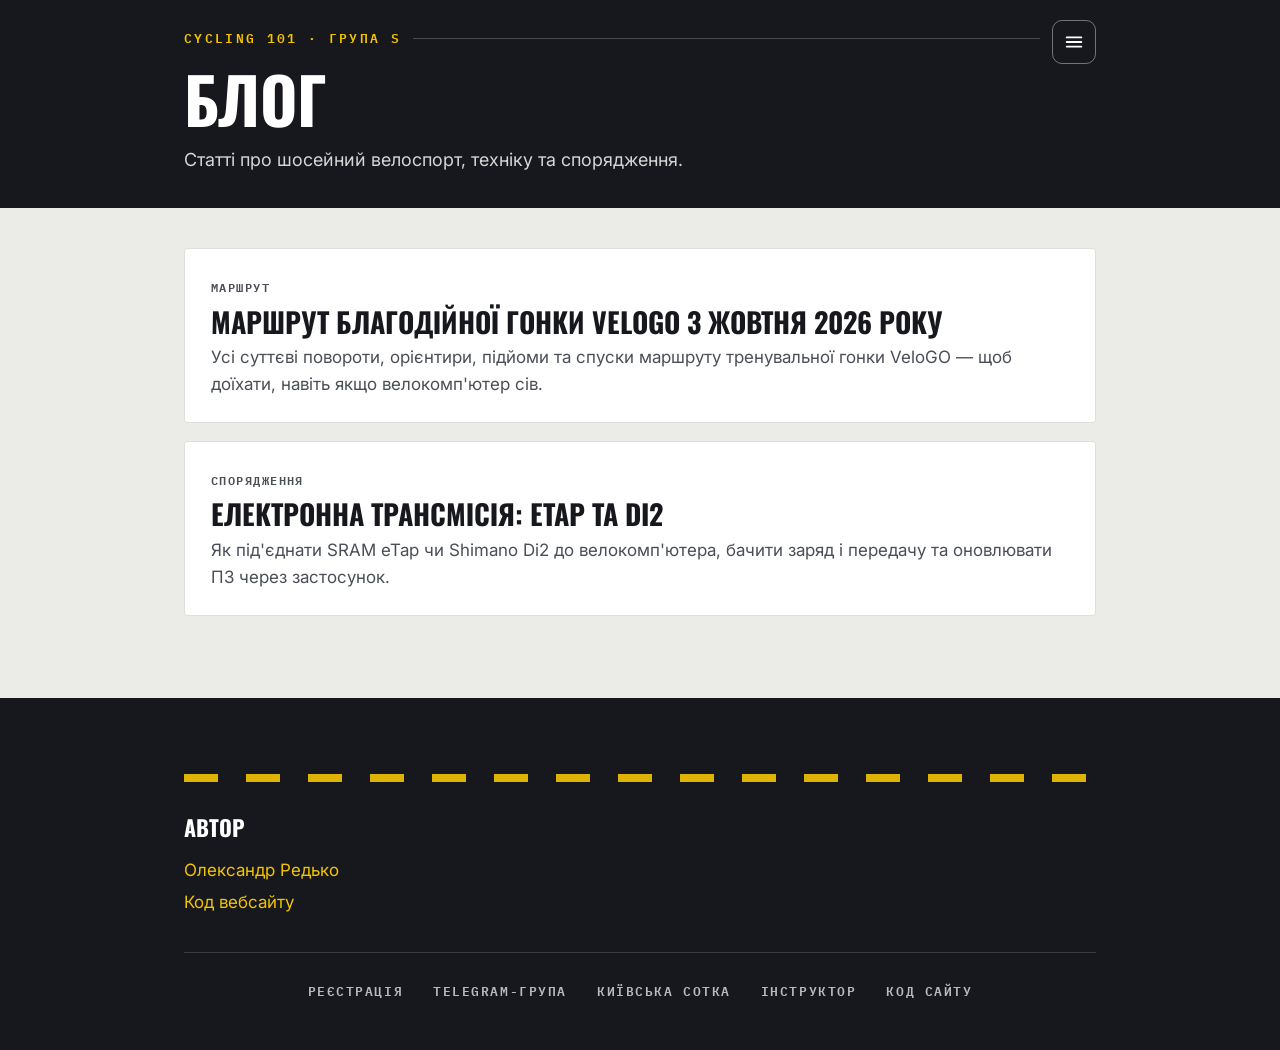
<file: blog/index.html>
<!doctype html>
<html lang="uk">
<head>
<meta charset="utf-8">
<meta name="viewport" content="width=device-width, initial-scale=1">
<title>Блог — Тренування для початківців</title>
<meta name="description" content="Статті про шосейний велоспорт, техніку та спорядження для початківців.">

<link rel="icon" href="../favicon.ico" sizes="any">
<link rel="icon" href="../favicon.svg" type="image/svg+xml">
<link rel="apple-touch-icon" href="../apple-touch-icon.png">

<meta property="og:type" content="website">
<meta property="og:url" content="https://cycling101.pp.ua/blog/">
<meta property="og:title" content="Блог — Тренування для початківців">
<meta property="og:description" content="Статті про шосейний велоспорт, техніку та спорядження для початківців.">
<meta property="og:image" content="https://cycling101.pp.ua/og-image.png">
<meta property="og:locale" content="uk_UA">

<link rel="preconnect" href="https://fonts.googleapis.com">
<link rel="preconnect" href="https://fonts.gstatic.com" crossorigin>
<link href="https://fonts.googleapis.com/css2?family=Oswald:wght@500;600;700&family=Inter:wght@400;500;600&family=IBM+Plex+Mono:wght@500;600&display=swap" rel="stylesheet">
<link rel="stylesheet" href="../site.css">
<link rel="stylesheet" href="blog.css">
<script src="../site.js" defer></script>
</head>
<body>

<header class="site-head bleed" id="top">
  <div data-site-menu></div>
  <p class="eyebrow"><a href="../">Cycling 101 · Група S</a></p>
  <h1>Блог</h1>
  <p class="lede">Статті про шосейний велоспорт, техніку та спорядження.</p>
</header>

<main class="bleed">
  <ul class="post-list">
    <li>
      <a class="post-card" href="velogo-race-route-03102026.html">
        <span class="kicker">Маршрут</span>
        <h2>Маршрут благодійної гонки VeloGO 3 жовтня 2026 року</h2>
        <p>Усі суттєві повороти, орієнтири, підйоми та спуски маршруту тренувальної гонки VeloGO — щоб доїхати, навіть якщо велокомп'ютер сів.</p>
      </a>
    </li>
    <li>
      <a class="post-card" href="electronic-shifting.html">
        <span class="kicker">Спорядження</span>
        <h2>Електронна трансмісія: eTap та Di2</h2>
        <p>Як під'єднати SRAM eTap чи Shimano Di2 до велокомп'ютера, бачити заряд і передачу та оновлювати ПЗ через застосунок.</p>
      </a>
    </li>
  </ul>
</main>

<footer class="bleed">
  <hr class="centerline">
  <div data-site-footer></div>
</footer>

</body>
</html>
</file>
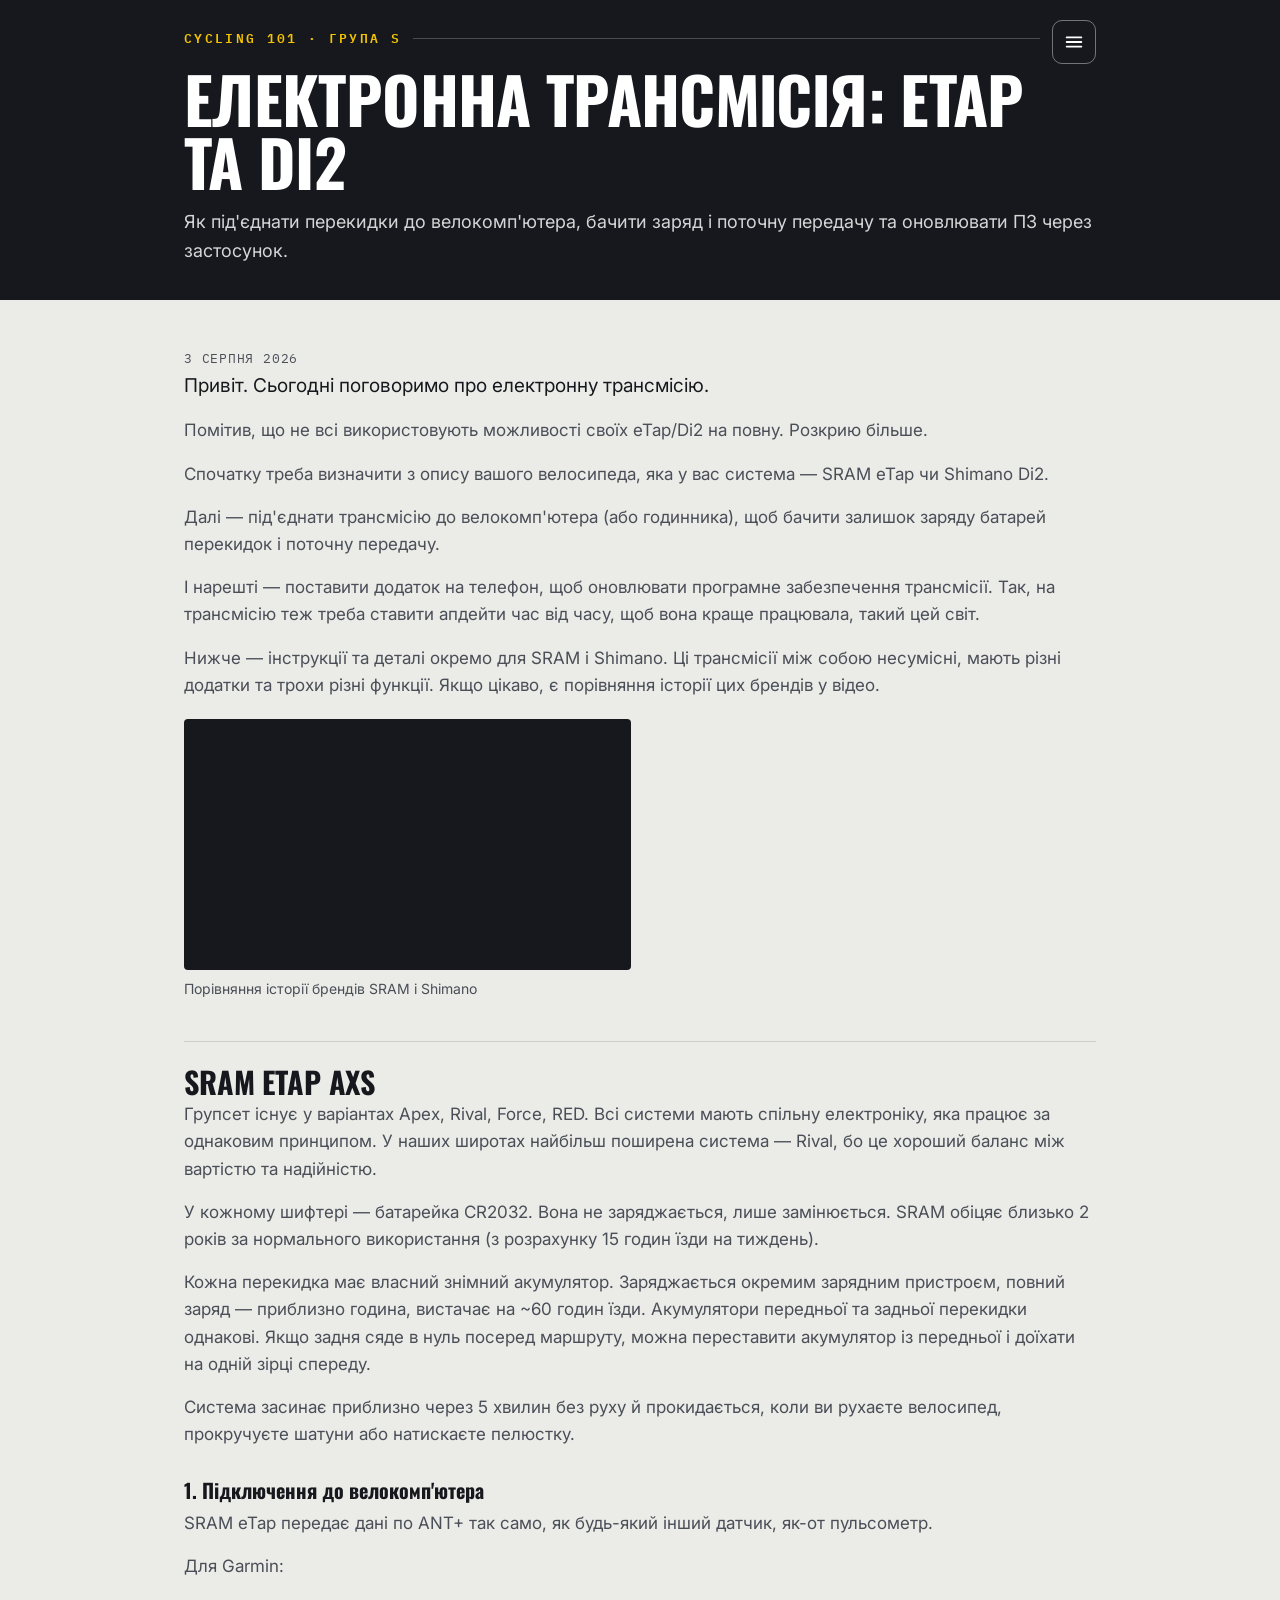
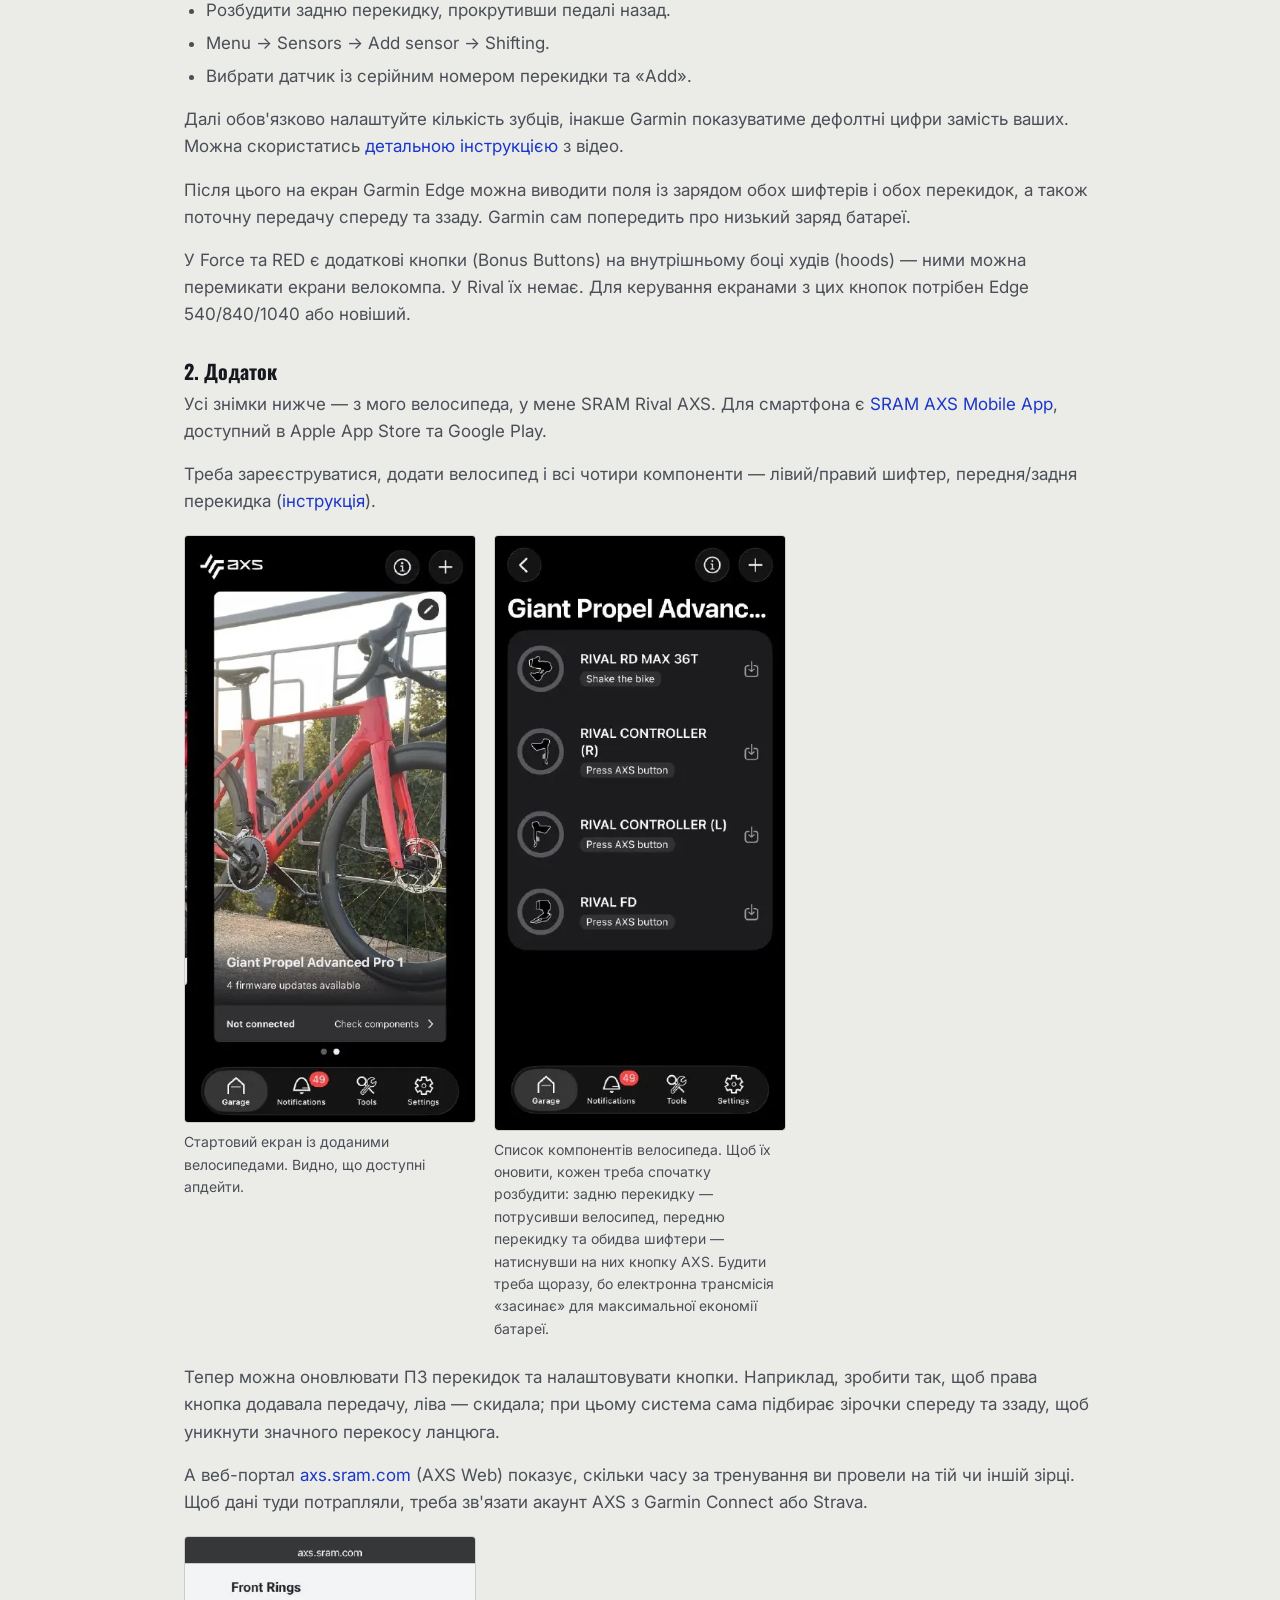
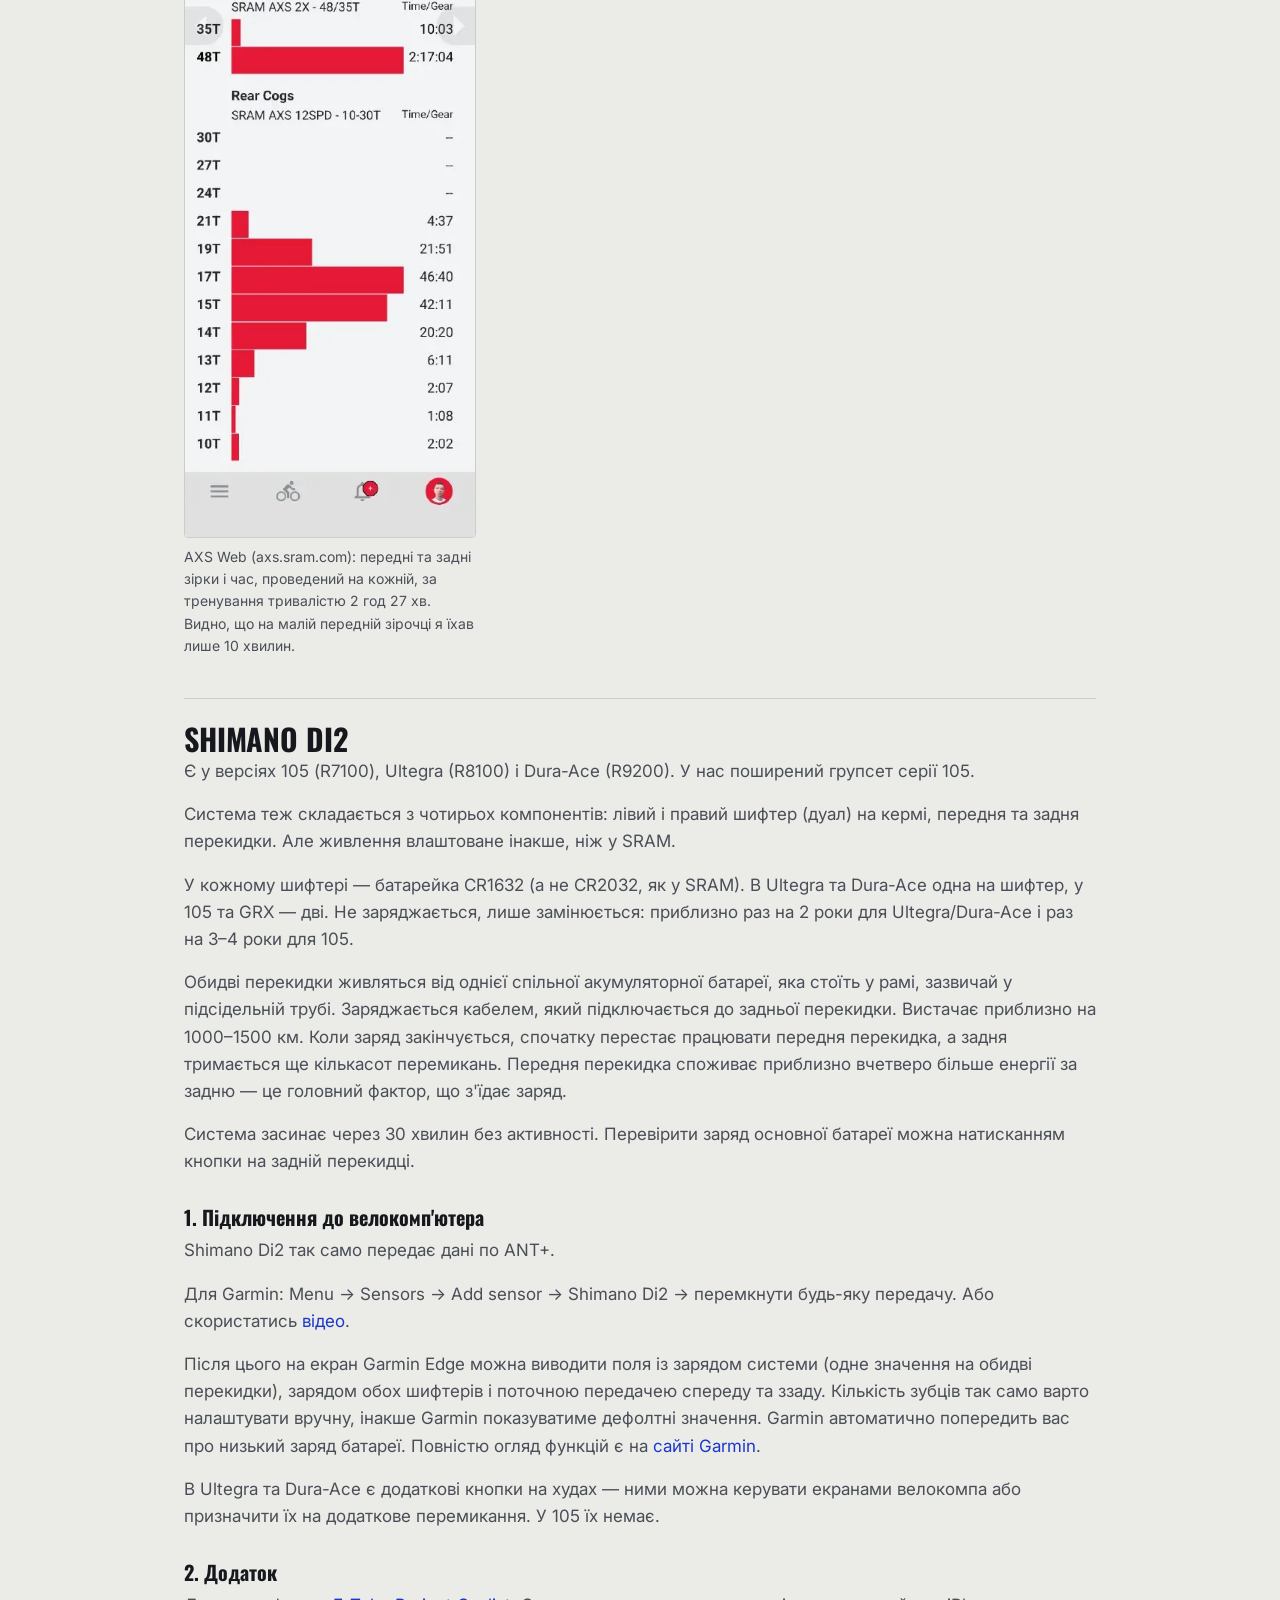
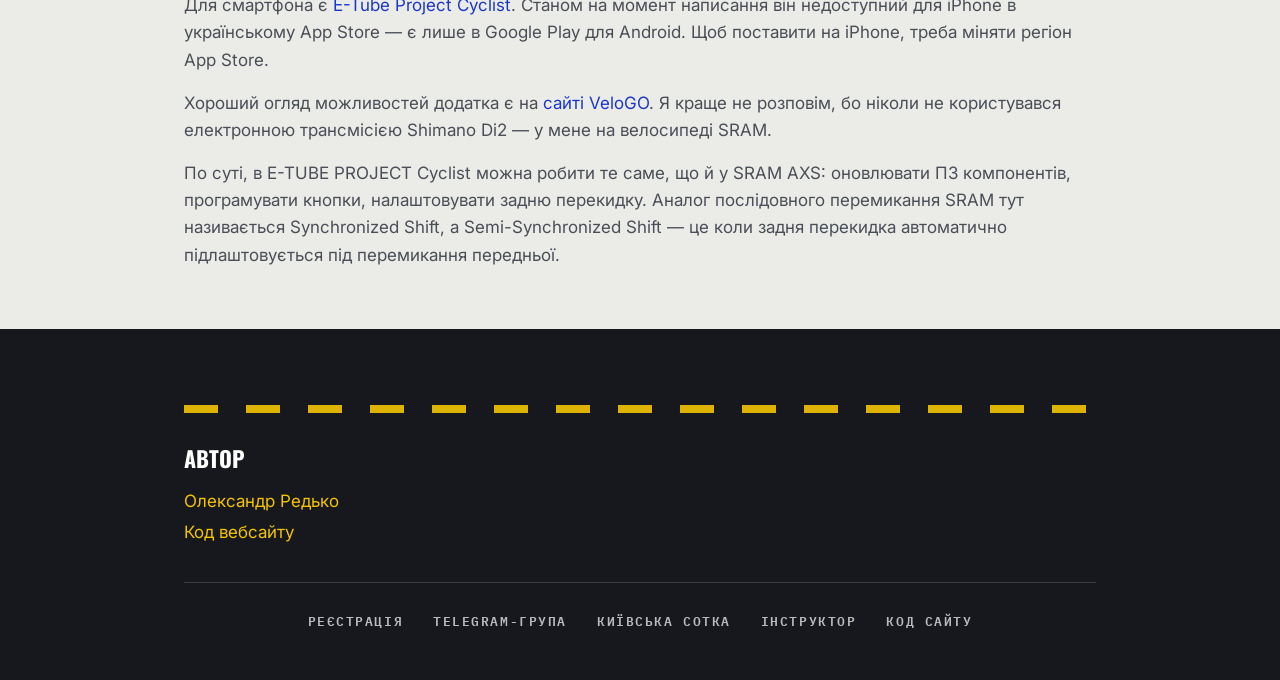
<file: blog/electronic-shifting.html>
<!doctype html>
<html lang="uk">
<head>
<meta charset="utf-8">
<meta name="viewport" content="width=device-width, initial-scale=1">
<title>Електронна трансмісія: eTap та Di2 — Блог</title>
<meta name="description" content="Як під'єднати SRAM eTap чи Shimano Di2 до велокомп'ютера, бачити заряд і поточну передачу та оновлювати ПЗ через застосунок.">

<link rel="icon" href="../favicon.ico" sizes="any">
<link rel="icon" href="../favicon.svg" type="image/svg+xml">
<link rel="apple-touch-icon" href="../apple-touch-icon.png">

<meta property="og:type" content="article">
<meta property="og:url" content="https://cycling101.pp.ua/blog/electronic-shifting.html">
<meta property="og:title" content="Електронна трансмісія: eTap та Di2">
<meta property="og:description" content="Як під'єднати SRAM eTap чи Shimano Di2 до велокомп'ютера, бачити заряд і поточну передачу та оновлювати ПЗ через застосунок.">
<meta property="og:image" content="https://cycling101.pp.ua/og-image.png">
<meta property="og:locale" content="uk_UA">

<link rel="preconnect" href="https://fonts.googleapis.com">
<link rel="preconnect" href="https://fonts.gstatic.com" crossorigin>
<link href="https://fonts.googleapis.com/css2?family=Oswald:wght@500;600;700&family=Inter:wght@400;500;600&family=IBM+Plex+Mono:wght@500;600&display=swap" rel="stylesheet">
<link rel="stylesheet" href="../site.css">
<link rel="stylesheet" href="blog.css">
<script src="../site.js" defer></script>
</head>
<body>

<header class="site-head bleed" id="top">
  <div data-site-menu></div>
  <p class="eyebrow"><a href="../">Cycling 101 · Група S</a></p>
  <h1>Електронна трансмісія: eTap та Di2</h1>
  <p class="lede">Як під'єднати перекидки до велокомп'ютера, бачити заряд і поточну передачу та оновлювати ПЗ через застосунок.</p>
</header>

<main class="article bleed">
  <time datetime="2026-08-03">3 серпня 2026</time>

  <p class="lead">Привіт. Сьогодні поговоримо про електронну трансмісію.</p>

  <p>Помітив, що не всі використовують можливості своїх eTap/Di2 на повну. Розкрию більше.</p>

  <p>Спочатку треба визначити з опису вашого велосипеда, яка у вас система — SRAM eTap чи Shimano Di2.</p>

  <p>Далі — під'єднати трансмісію до велокомп'ютера (або годинника), щоб бачити залишок заряду батарей перекидок і поточну передачу.</p>

  <p>І нарешті — поставити додаток на телефон, щоб оновлювати програмне забезпечення трансмісії. Так, на трансмісію теж треба ставити апдейти час від часу, щоб вона краще працювала, такий цей світ.</p>

  <p>Нижче — інструкції та деталі окремо для SRAM і Shimano. Ці трансмісії між собою несумісні, мають різні додатки та трохи різні функції. Якщо цікаво, є порівняння історії цих брендів у відео.</p>

  <div class="video-grid">
    <div class="video-card"><figure>
      <div class="frame"><iframe src="https://www.youtube-nocookie.com/embed/TcwBufUPA2o" title="Порівняння історії SRAM і Shimano" loading="lazy" allow="accelerometer; autoplay; clipboard-write; encrypted-media; gyroscope; picture-in-picture" allowfullscreen></iframe></div>
      <figcaption>Порівняння історії брендів SRAM і Shimano</figcaption>
    </figure></div>
  </div>

  <h2>SRAM eTap AXS</h2>

  <p>Групсет існує у варіантах Apex, Rival, Force, RED. Всі системи мають спільну електроніку, яка працює за однаковим принципом. У наших широтах найбільш поширена система — Rival, бо це хороший баланс між вартістю та надійністю.</p>

  <p>У кожному шифтері — батарейка CR2032. Вона не заряджається, лише замінюється. SRAM обіцяє близько 2 років за нормального використання (з розрахунку 15 годин їзди на тиждень).</p>

  <p>Кожна перекидка має власний знімний акумулятор. Заряджається окремим зарядним пристроєм, повний заряд — приблизно година, вистачає на ~60 годин їзди. Акумулятори передньої та задньої перекидки однакові. Якщо задня сяде в нуль посеред маршруту, можна переставити акумулятор із передньої і доїхати на одній зірці спереду.</p>

  <p>Система засинає приблизно через 5 хвилин без руху й прокидається, коли ви рухаєте велосипед, прокручуєте шатуни або натискаєте пелюстку.</p>

  <h3>1. Підключення до велокомп'ютера</h3>

  <p>SRAM eTap передає дані по ANT+ так само, як будь-який інший датчик, як-от пульсометр.</p>

  <p>Для Garmin:</p>
  <ul>
    <li>Розбудити задню перекидку, прокрутивши педалі назад.</li>
    <li>Menu → Sensors → Add sensor → Shifting.</li>
    <li>Вибрати датчик із серійним номером перекидки та «Add».</li>
  </ul>

  <p>Далі обов'язково налаштуйте кількість зубців, інакше Garmin показуватиме дефолтні цифри замість ваших. Можна скористатись <a href="https://www.sram.com/en/sram/road/campaigns/pairing-your-bike-computer-with-SRAM-etap-axs-components" target="_blank" rel="noopener">детальною інструкцією</a> з відео.</p>

  <p>Після цього на екран Garmin Edge можна виводити поля із зарядом обох шифтерів і обох перекидок, а також поточну передачу спереду та ззаду. Garmin сам попередить про низький заряд батареї.</p>

  <p>У Force та RED є додаткові кнопки (Bonus Buttons) на внутрішньому боці худів (hoods) — ними можна перемикати екрани велокомпа. У Rival їх немає. Для керування екранами з цих кнопок потрібен Edge 540/840/1040 або новіший.</p>

  <h3>2. Додаток</h3>

  <p>Усі знімки нижче — з мого велосипеда, у мене SRAM Rival AXS. Для смартфона є <a href="https://www.sram.com/en/sram/road/campaigns/axs-app" target="_blank" rel="noopener">SRAM AXS Mobile App</a>, доступний в Apple App Store та Google Play.</p>

  <p>Треба зареєструватися, додати велосипед і всі чотири компоненти — лівий/правий шифтер, передня/задня перекидка (<a href="https://youtu.be/KX3tczSRN0Y" target="_blank" rel="noopener">інструкція</a>).</p>

  <div class="shot-grid">
    <figure class="shot">
      <picture><source srcset="../images/blog/etap_axs_app_garage.webp" type="image/webp"><img src="../images/blog/etap_axs_app_garage.jpg" alt="Стартовий екран SRAM AXS App із доданим велосипедом" loading="lazy"></picture>
      <figcaption>Стартовий екран із доданими велосипедами. Видно, що доступні апдейти.</figcaption>
    </figure>
    <figure class="shot">
      <picture><source srcset="../images/blog/etap_axs_app_components.webp" type="image/webp"><img src="../images/blog/etap_axs_app_components.jpg" alt="Список компонентів велосипеда в SRAM AXS App" loading="lazy"></picture>
      <figcaption>Список компонентів велосипеда. Щоб їх оновити, кожен треба спочатку розбудити: задню перекидку — потрусивши велосипед, передню перекидку та обидва шифтери — натиснувши на них кнопку AXS. Будити треба щоразу, бо електронна трансмісія «засинає» для максимальної економії батареї.</figcaption>
    </figure>
  </div>

  <p>Тепер можна оновлювати ПЗ перекидок та налаштовувати кнопки. Наприклад, зробити так, щоб права кнопка додавала передачу, ліва — скидала; при цьому система сама підбирає зірочки спереду та ззаду, щоб уникнути значного перекосу ланцюга.</p>

  <p>А веб-портал <a href="https://axs.sram.com" target="_blank" rel="noopener">axs.sram.com</a> (AXS Web) показує, скільки часу за тренування ви провели на тій чи іншій зірці. Щоб дані туди потрапляли, треба зв'язати акаунт AXS з Garmin Connect або Strava.</p>

  <div class="shot-grid">
    <figure class="shot">
      <picture><source srcset="../images/blog/etap_axs_web_gears.webp" type="image/webp"><img src="../images/blog/etap_axs_web_gears.jpg" alt="AXS Web: час, проведений на кожній зірці за тренування" loading="lazy"></picture>
      <figcaption>AXS Web (axs.sram.com): передні та задні зірки і час, проведений на кожній, за тренування тривалістю 2 год 27 хв. Видно, що на малій передній зірочці я їхав лише 10 хвилин.</figcaption>
    </figure>
  </div>

  <h2>Shimano Di2</h2>

  <p>Є у версіях 105 (R7100), Ultegra (R8100) і Dura-Ace (R9200). У нас поширений групсет серії 105.</p>

  <p>Система теж складається з чотирьох компонентів: лівий і правий шифтер (дуал) на кермі, передня та задня перекидки. Але живлення влаштоване інакше, ніж у SRAM.</p>

  <p>У кожному шифтері — батарейка CR1632 (а не CR2032, як у SRAM). В Ultegra та Dura-Ace одна на шифтер, у 105 та GRX — дві. Не заряджається, лише замінюється: приблизно раз на 2 роки для Ultegra/Dura-Ace і раз на 3–4 роки для 105.</p>

  <p>Обидві перекидки живляться від однієї спільної акумуляторної батареї, яка стоїть у рамі, зазвичай у підсідельній трубі. Заряджається кабелем, який підключається до задньої перекидки. Вистачає приблизно на 1000–1500 км. Коли заряд закінчується, спочатку перестає працювати передня перекидка, а задня тримається ще кількасот перемикань. Передня перекидка споживає приблизно вчетверо більше енергії за задню — це головний фактор, що з'їдає заряд.</p>

  <p>Система засинає через 30 хвилин без активності. Перевірити заряд основної батареї можна натисканням кнопки на задній перекидці.</p>

  <h3>1. Підключення до велокомп'ютера</h3>

  <p>Shimano Di2 так само передає дані по ANT+.</p>

  <p>Для Garmin: Menu → Sensors → Add sensor → Shimano Di2 → перемкнути будь-яку передачу. Або скористатись <a href="https://youtu.be/LpSP9lucFB8" target="_blank" rel="noopener">відео</a>.</p>

  <p>Після цього на екран Garmin Edge можна виводити поля із зарядом системи (одне значення на обидві перекидки), зарядом обох шифтерів і поточною передачею спереду та ззаду. Кількість зубців так само варто налаштувати вручну, інакше Garmin показуватиме дефолтні значення. Garmin автоматично попередить вас про низький заряд батареї. Повністю огляд функцій є на <a href="https://support.garmin.com/en-US/?faq=qBnD0bXiLT7g6qMyExVRc9" target="_blank" rel="noopener">сайті Garmin</a>.</p>

  <p>В Ultegra та Dura-Ace є додаткові кнопки на худах — ними можна керувати екранами велокомпа або призначити їх на додаткове перемикання. У 105 їх немає.</p>

  <h3>2. Додаток</h3>

  <p>Для смартфона є <a href="https://bike.shimano.com/products/apps/e-tube-project-cyclist.html" target="_blank" rel="noopener">E-Tube Project Cyclist</a>. Станом на момент написання він недоступний для iPhone в українському App Store — є лише в Google Play для Android. Щоб поставити на iPhone, треба міняти регіон App Store.</p>

  <p>Хороший огляд можливостей додатка є на <a href="https://velogo.com.ua/ua/blog/shimano-e-tube-review" target="_blank" rel="noopener">сайті VeloGO</a>. Я краще не розповім, бо ніколи не користувався електронною трансмісією Shimano Di2 — у мене на велосипеді SRAM.</p>

  <p>По суті, в E-TUBE PROJECT Cyclist можна робити те саме, що й у SRAM AXS: оновлювати ПЗ компонентів, програмувати кнопки, налаштовувати задню перекидку. Аналог послідовного перемикання SRAM тут називається Synchronized Shift, а Semi-Synchronized Shift — це коли задня перекидка автоматично підлаштовується під перемикання передньої.</p>
</main>

<footer class="bleed">
  <hr class="centerline">
  <div data-site-footer></div>
</footer>

</body>
</html>
</file>
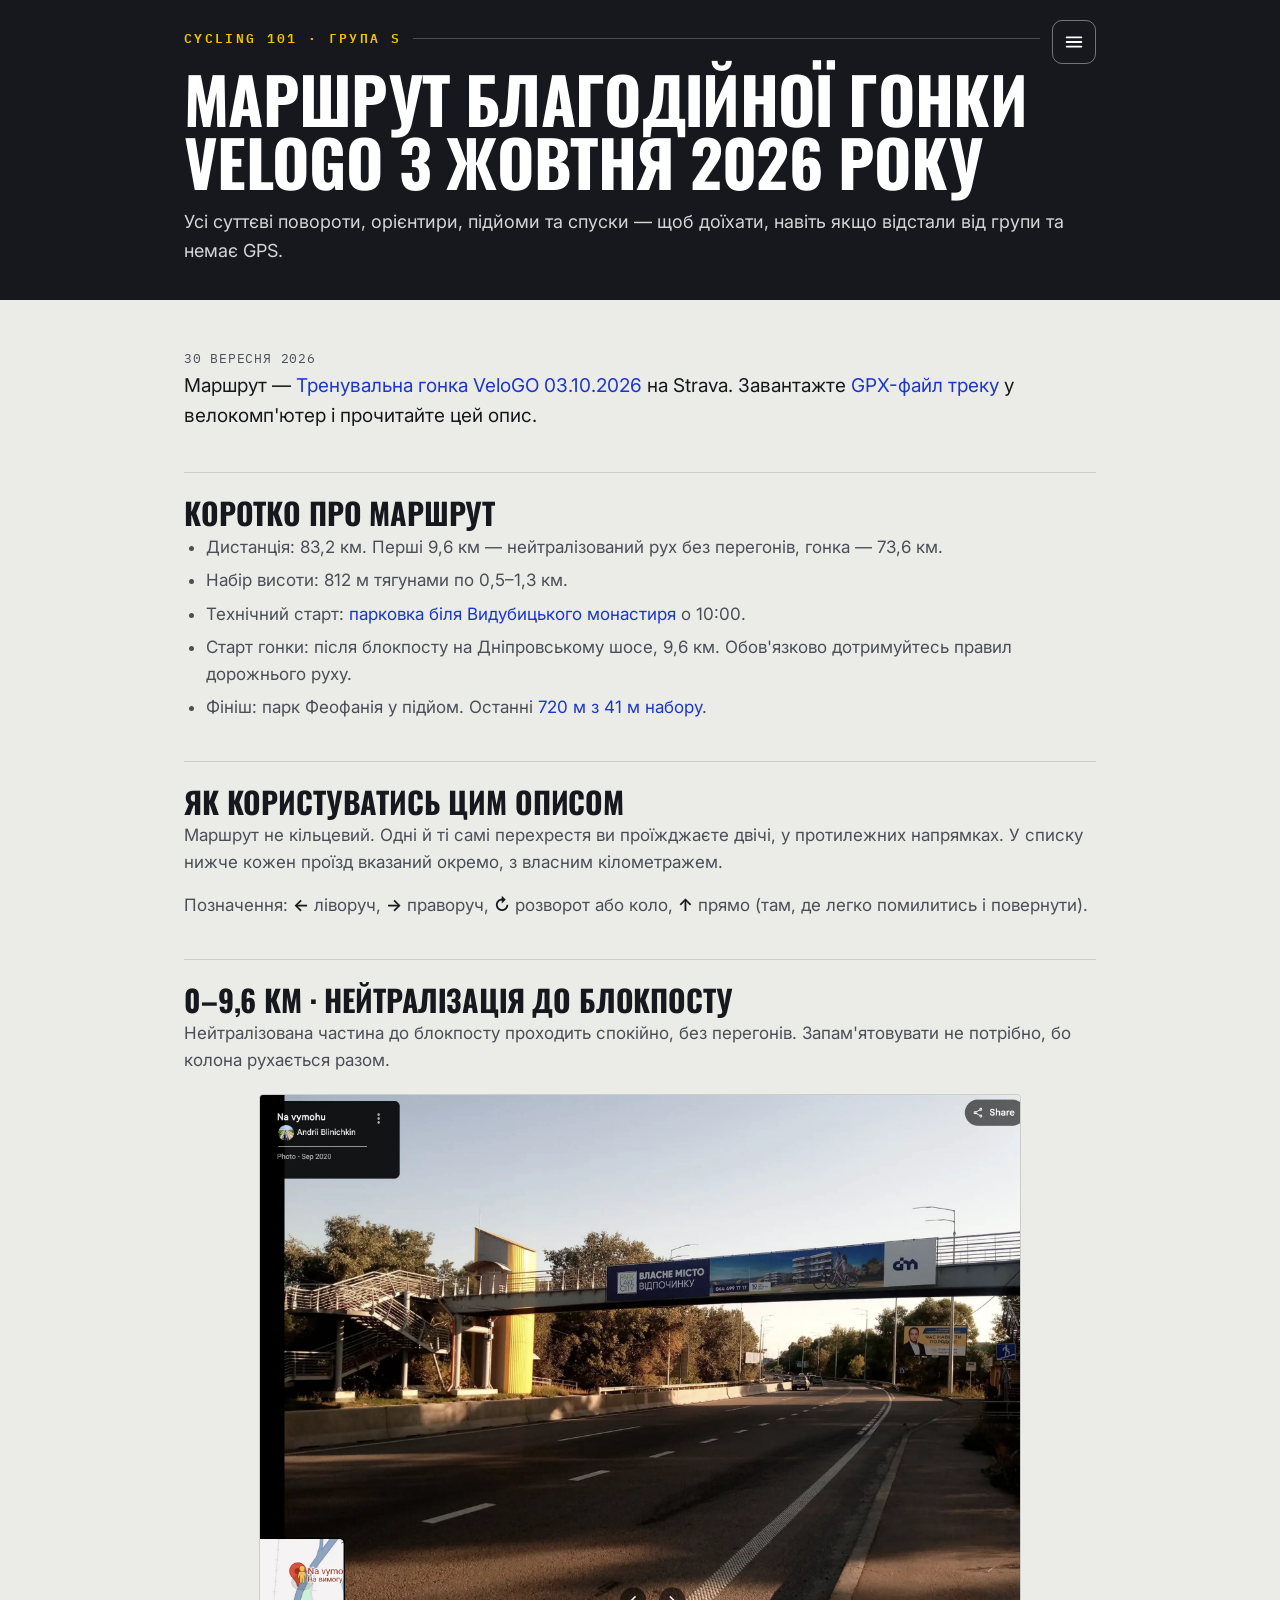
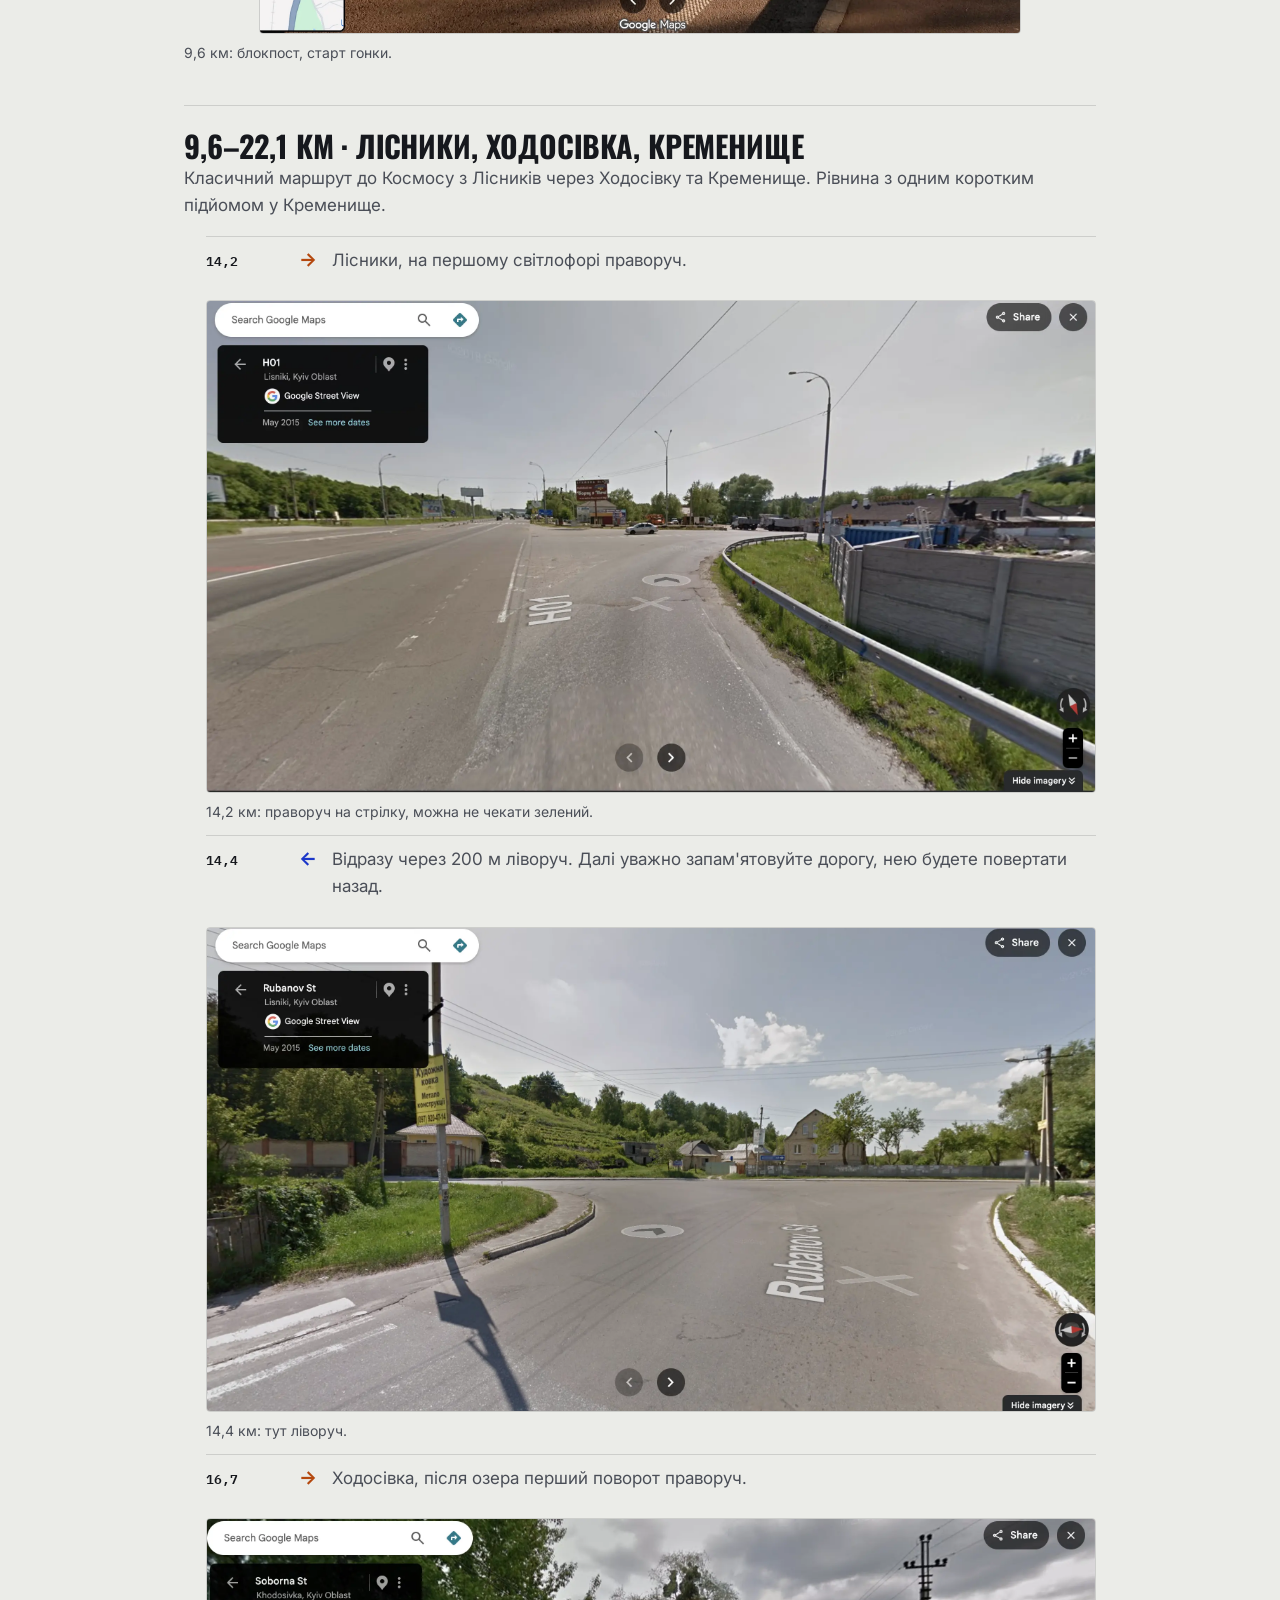
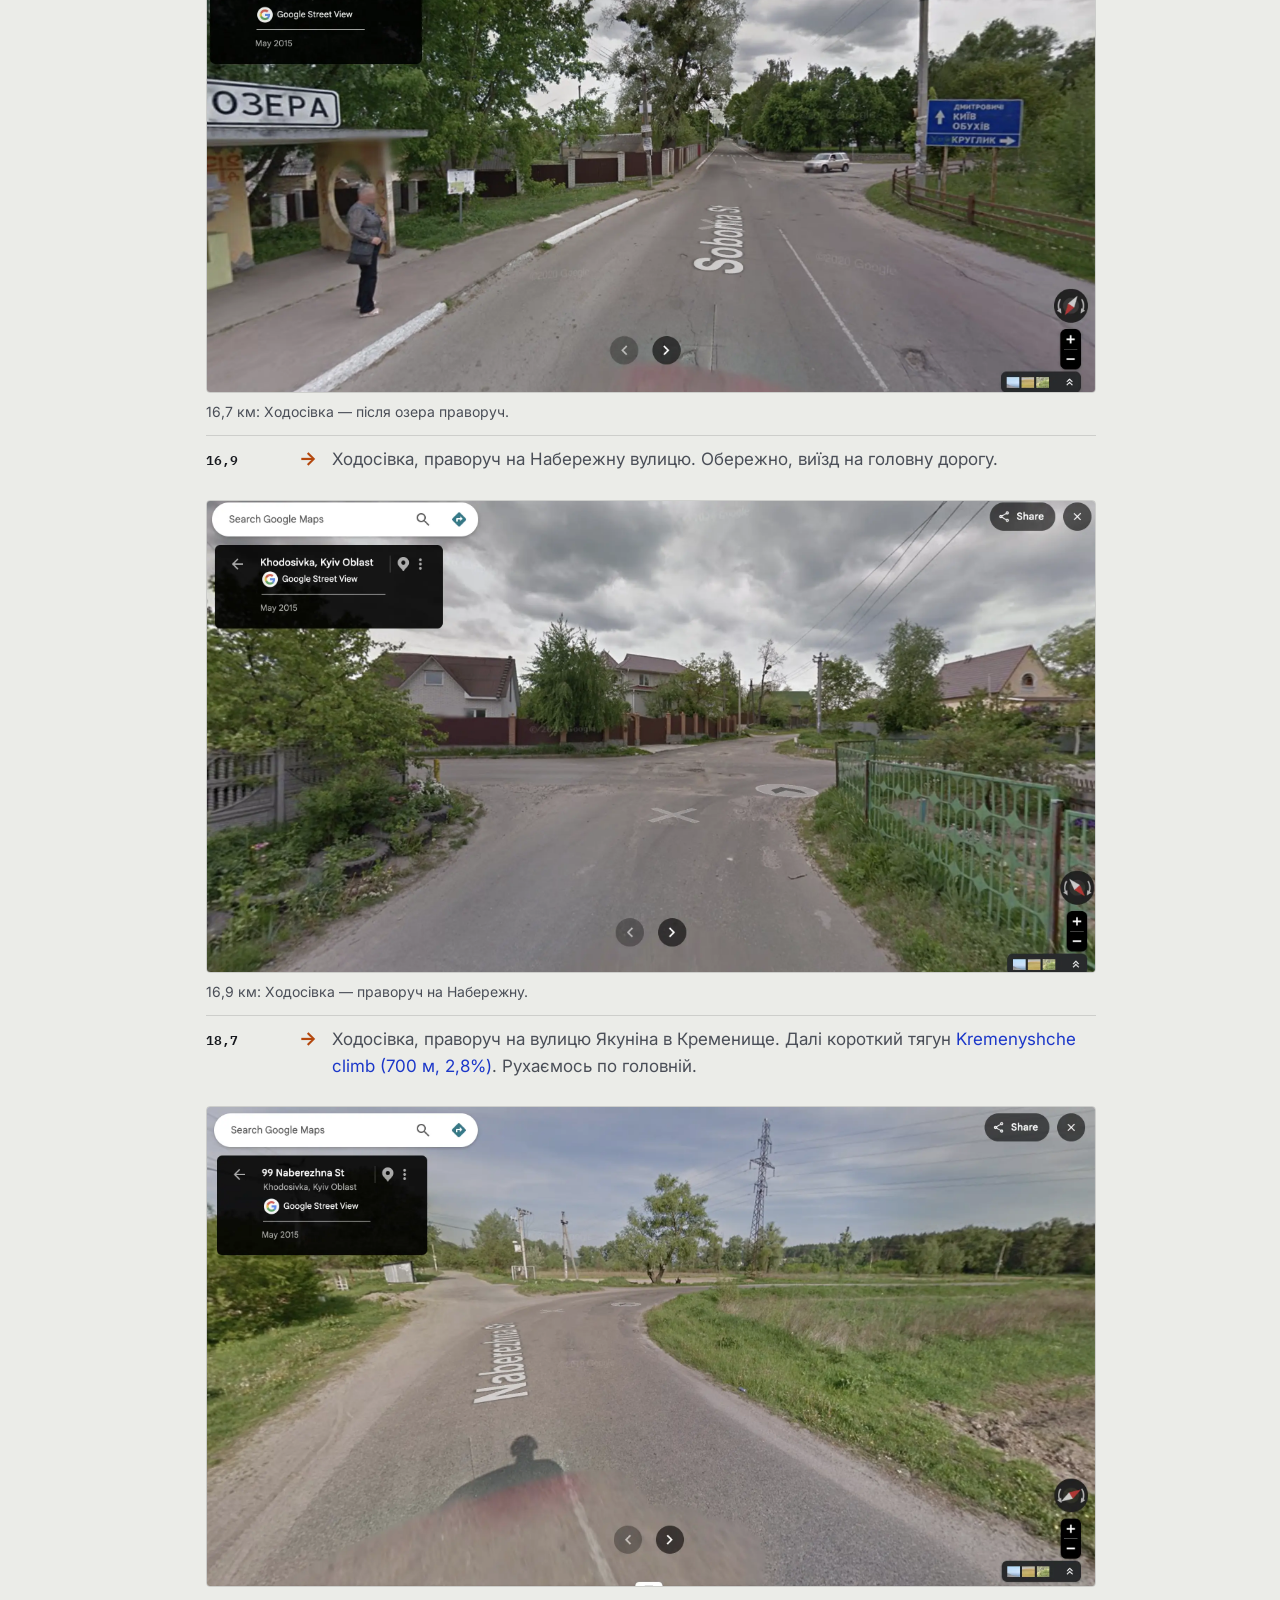
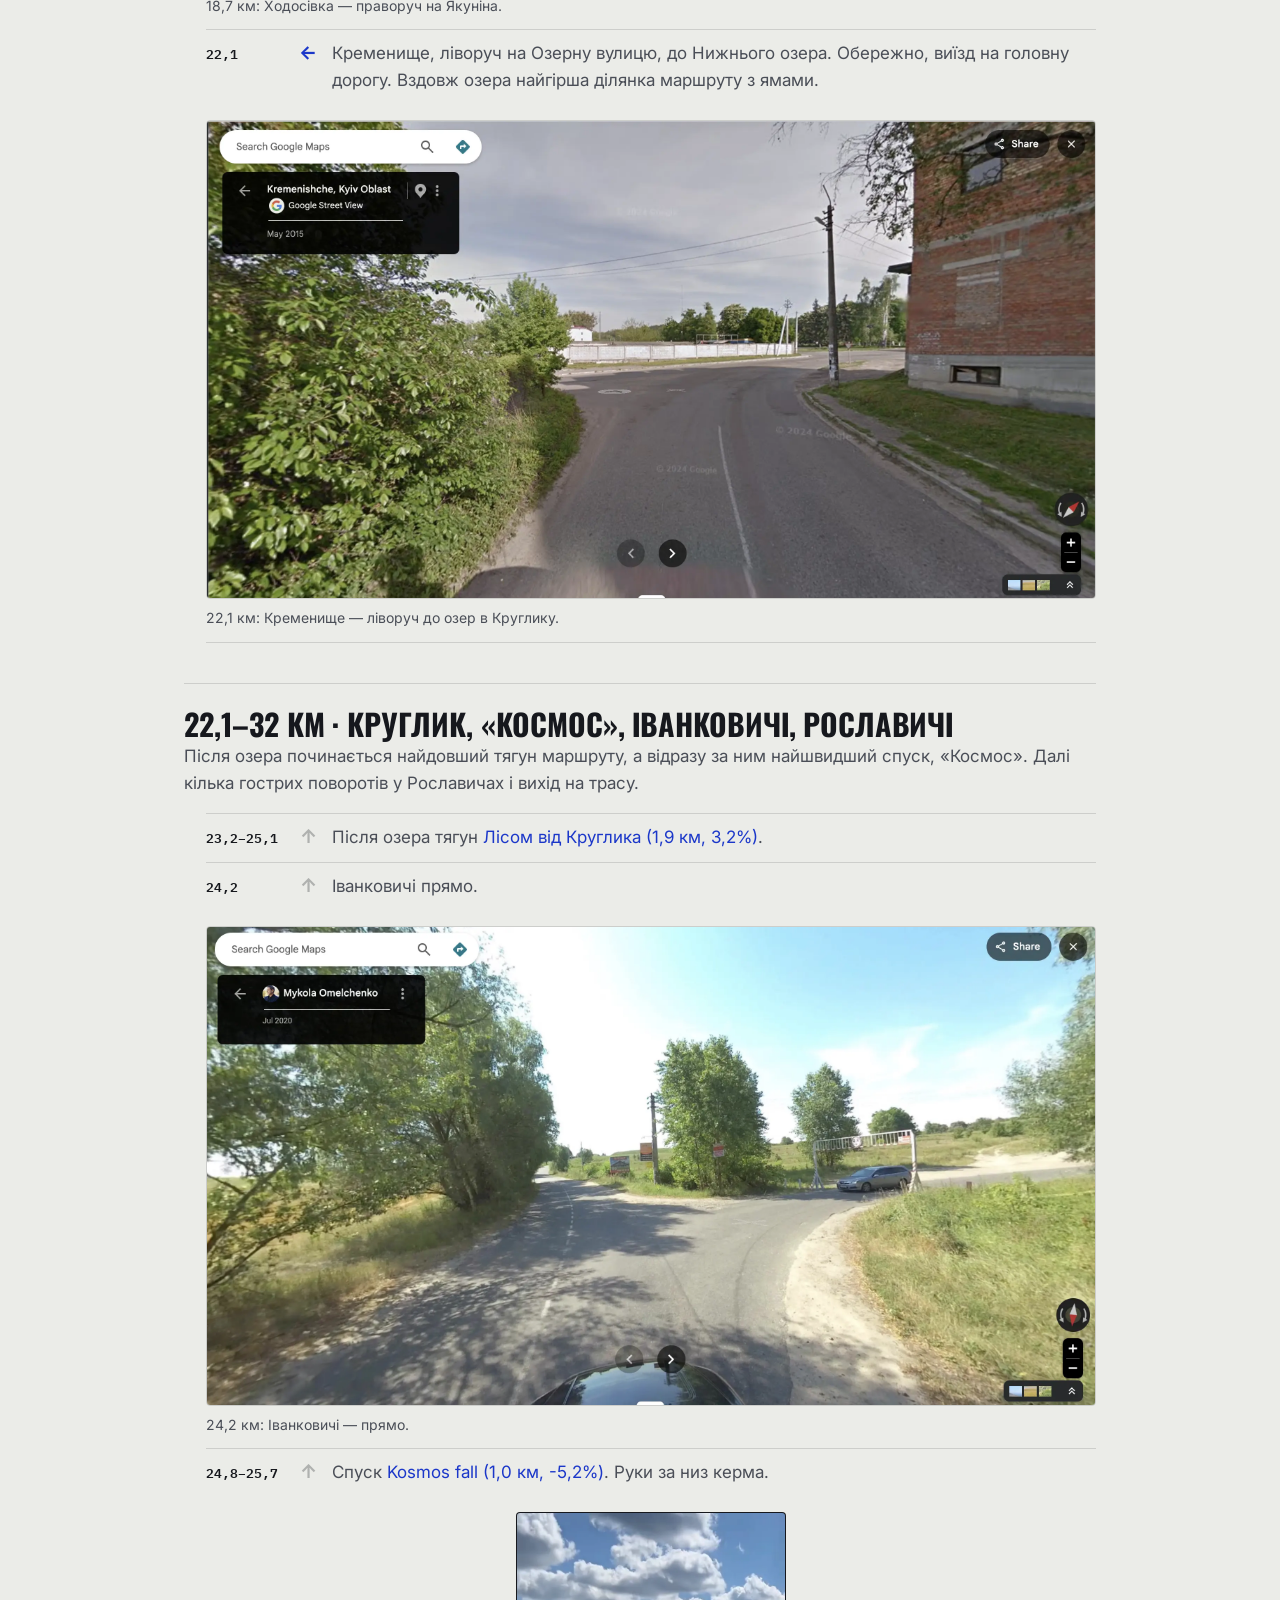
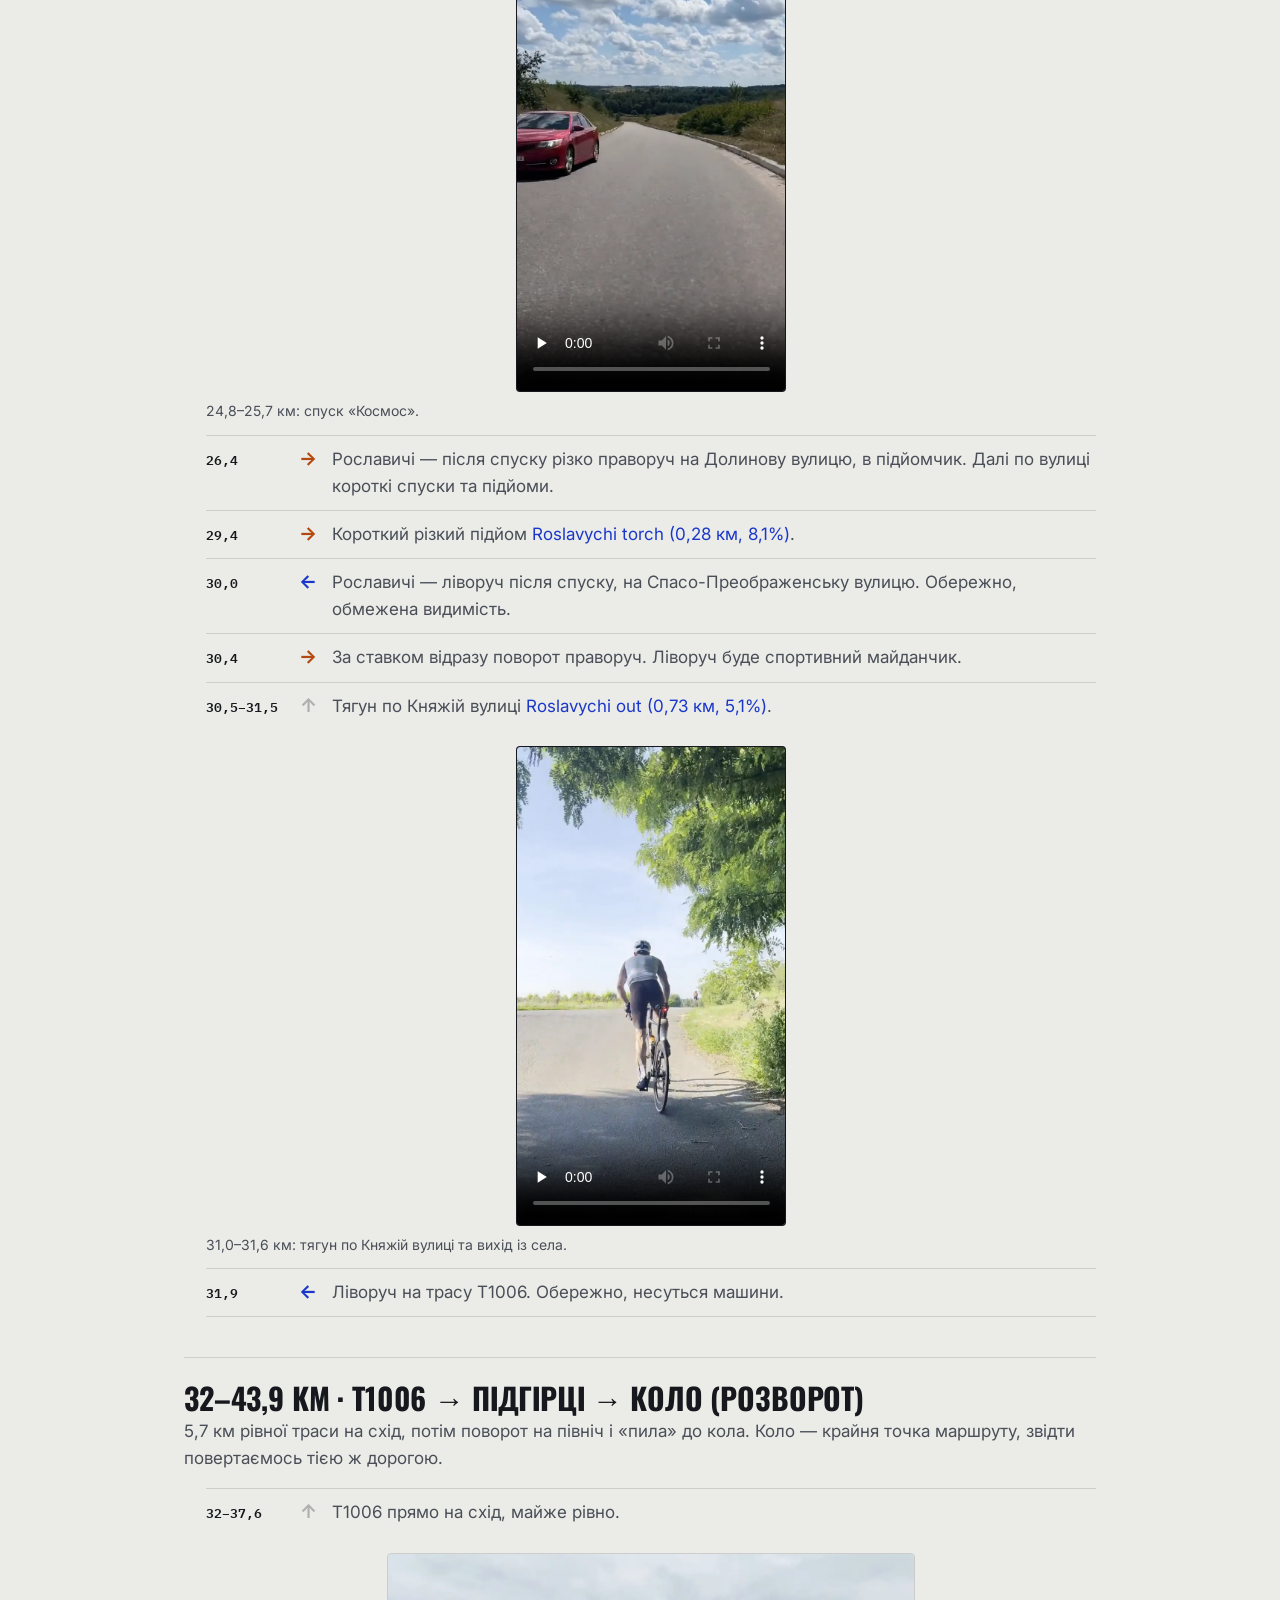
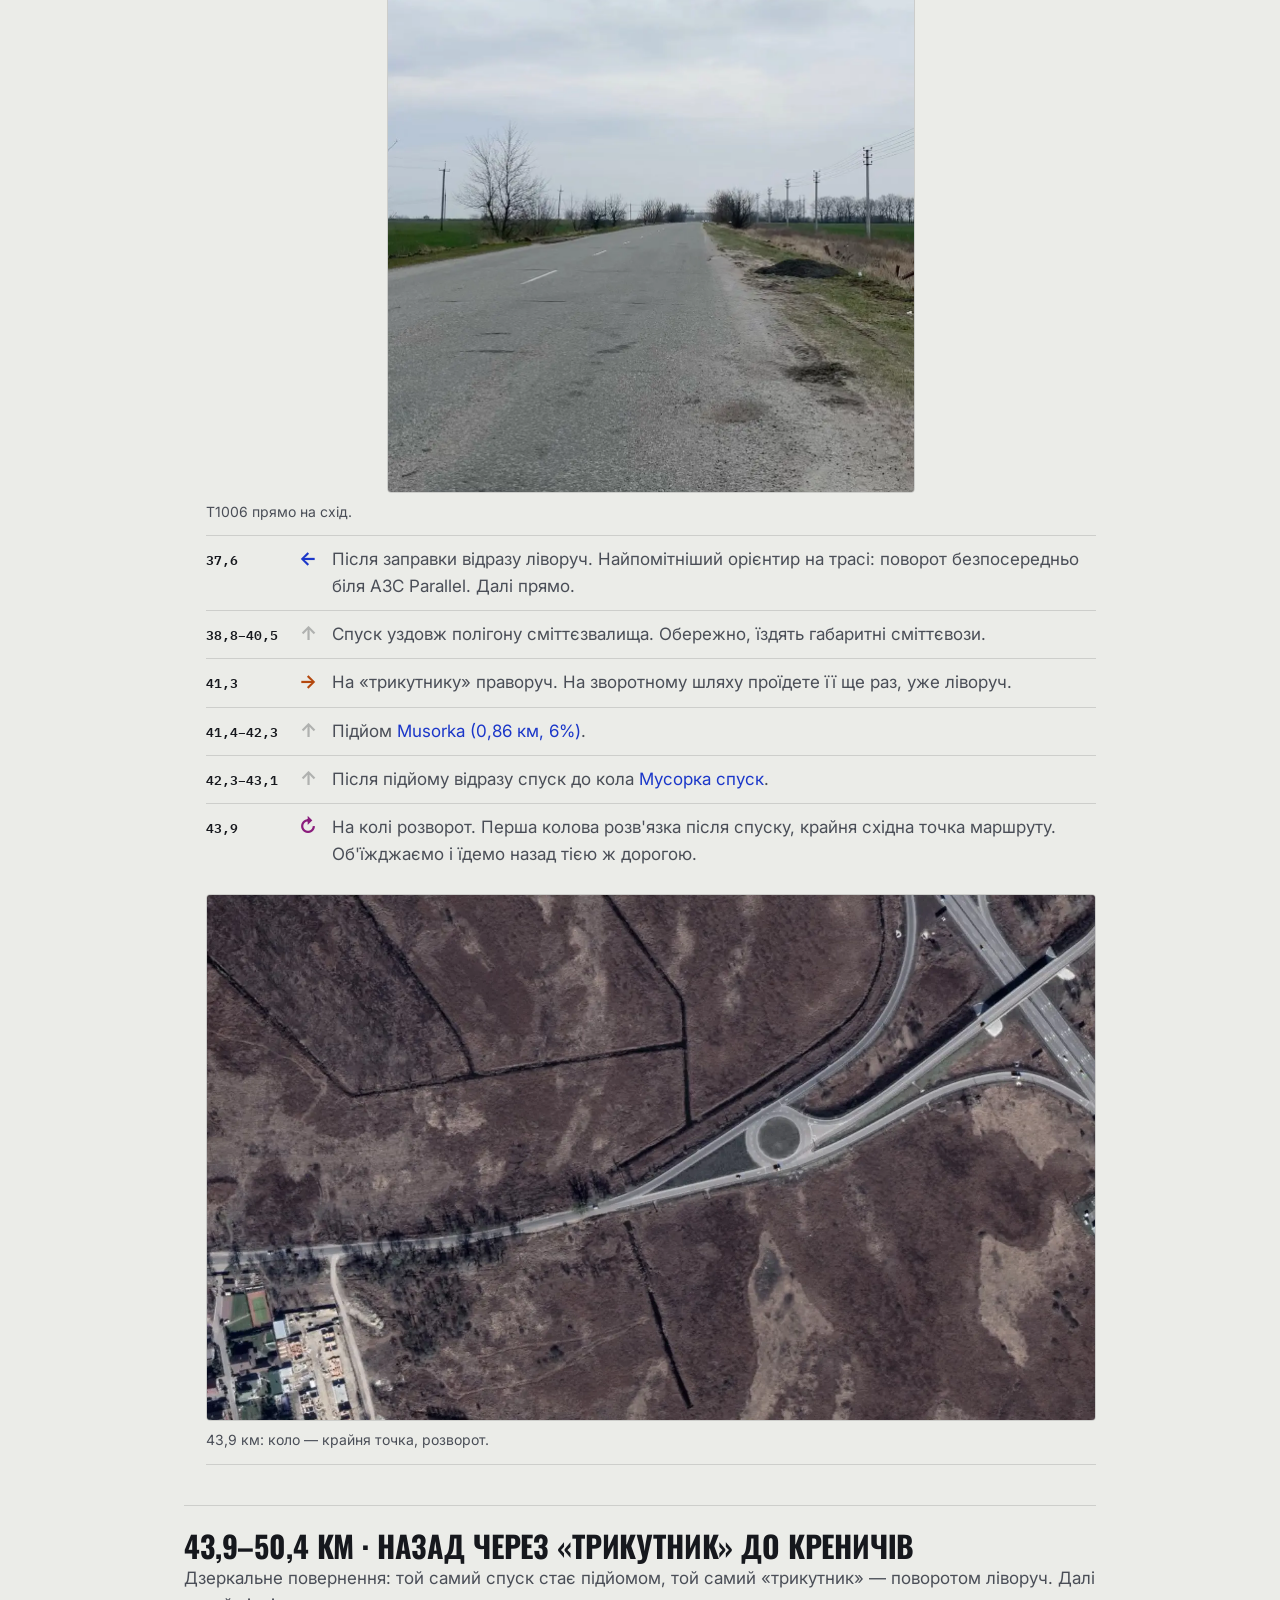
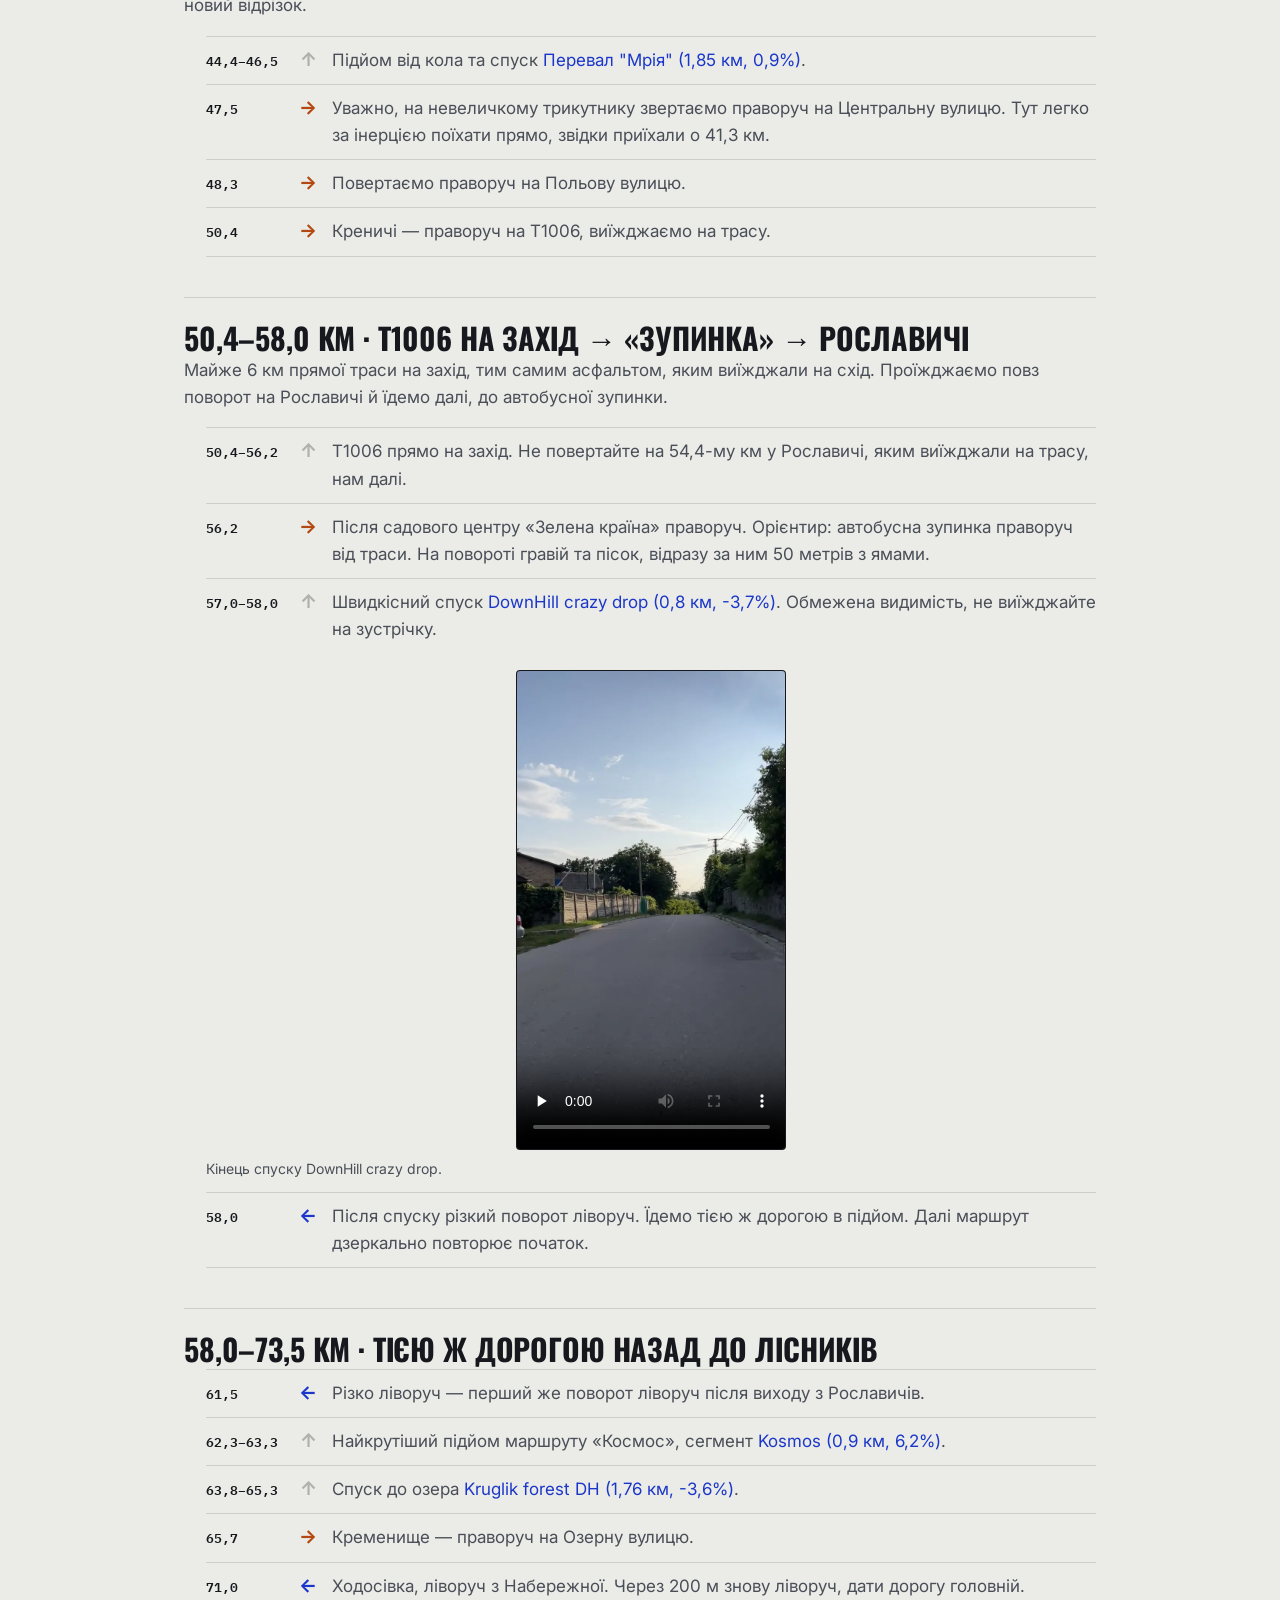
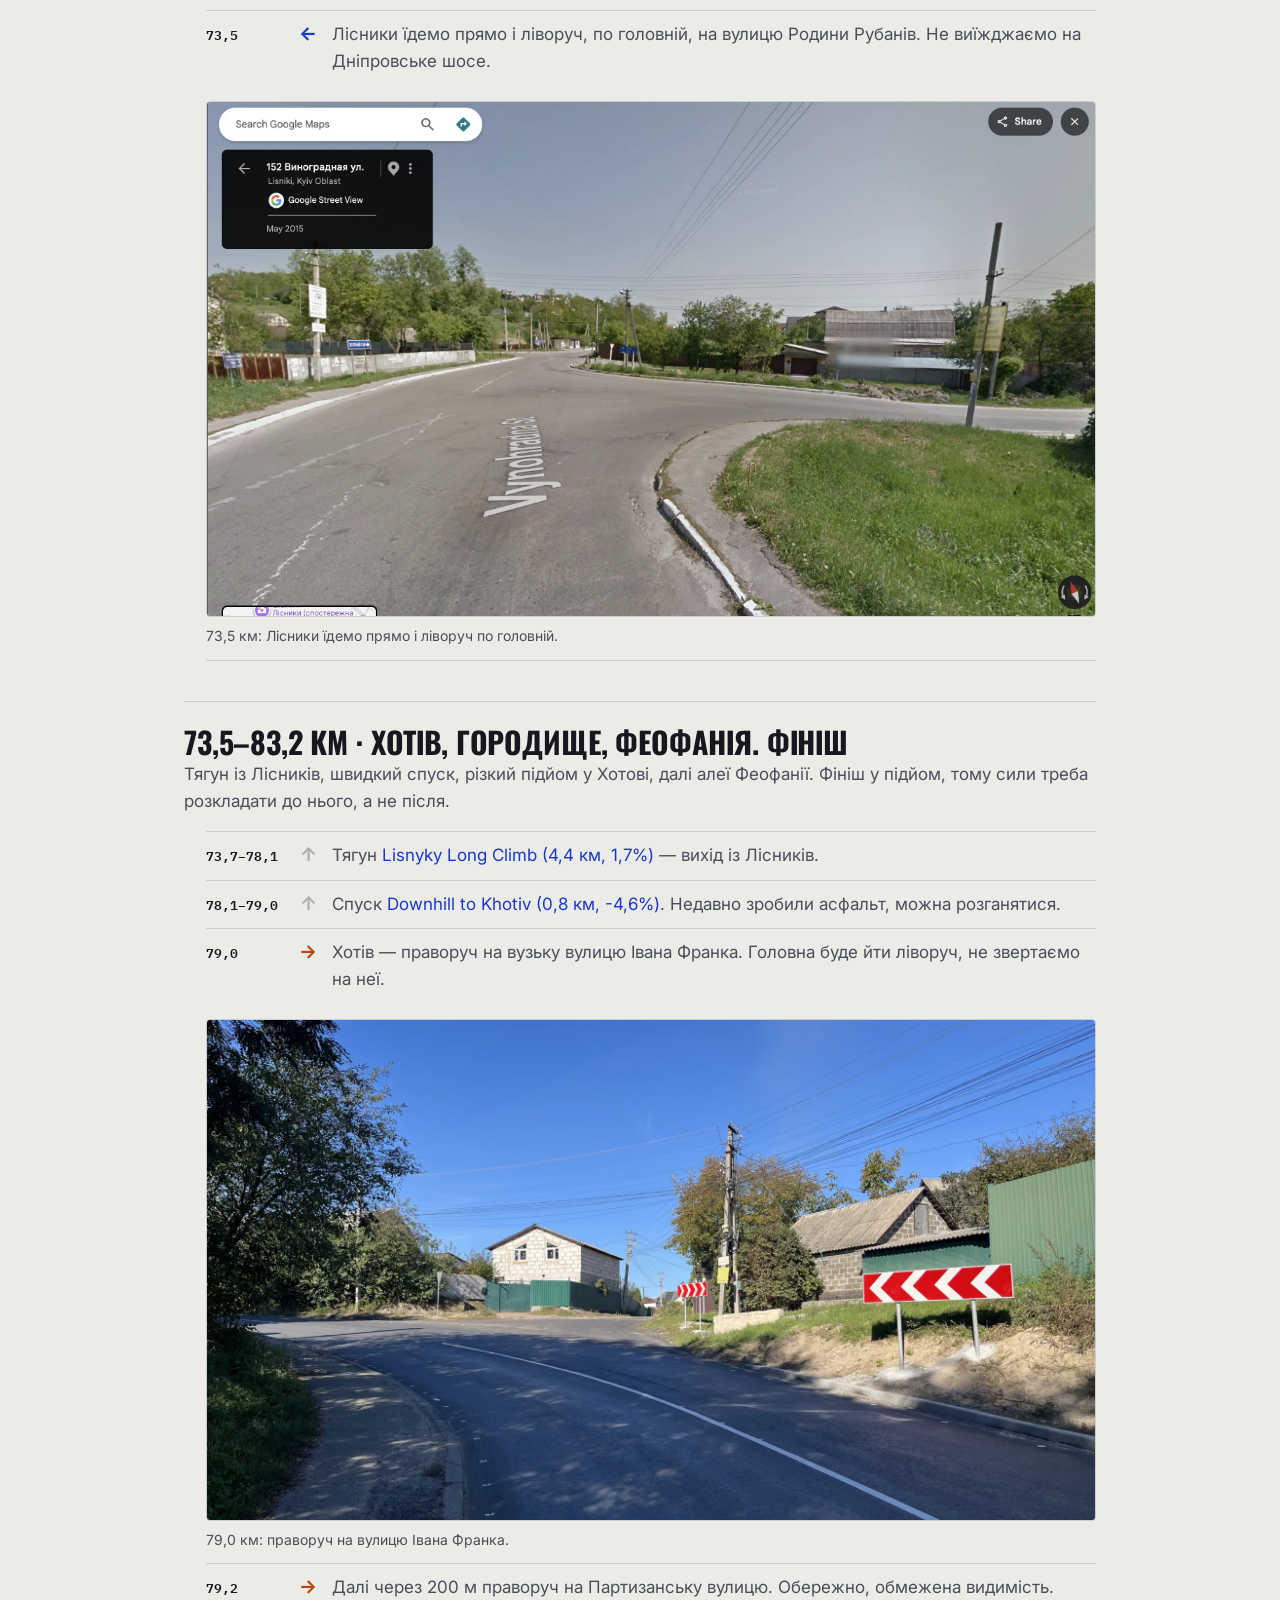
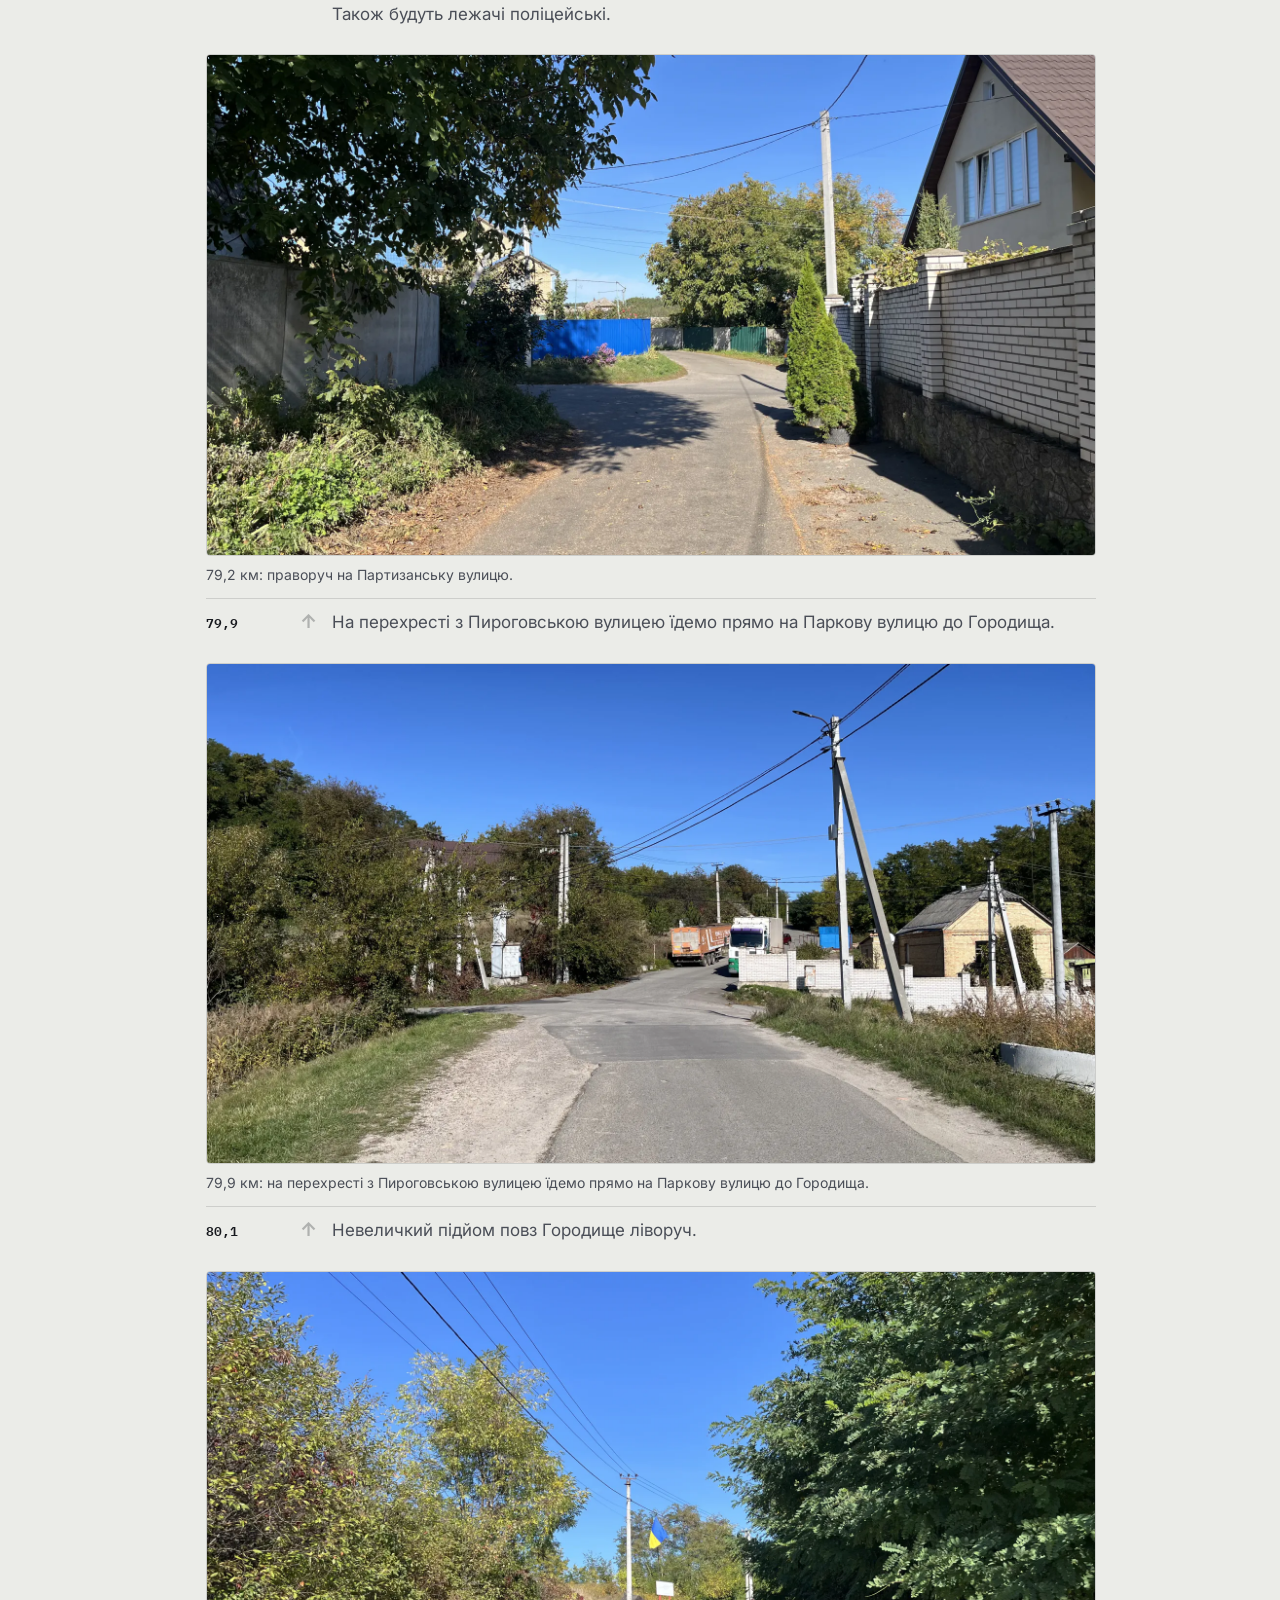
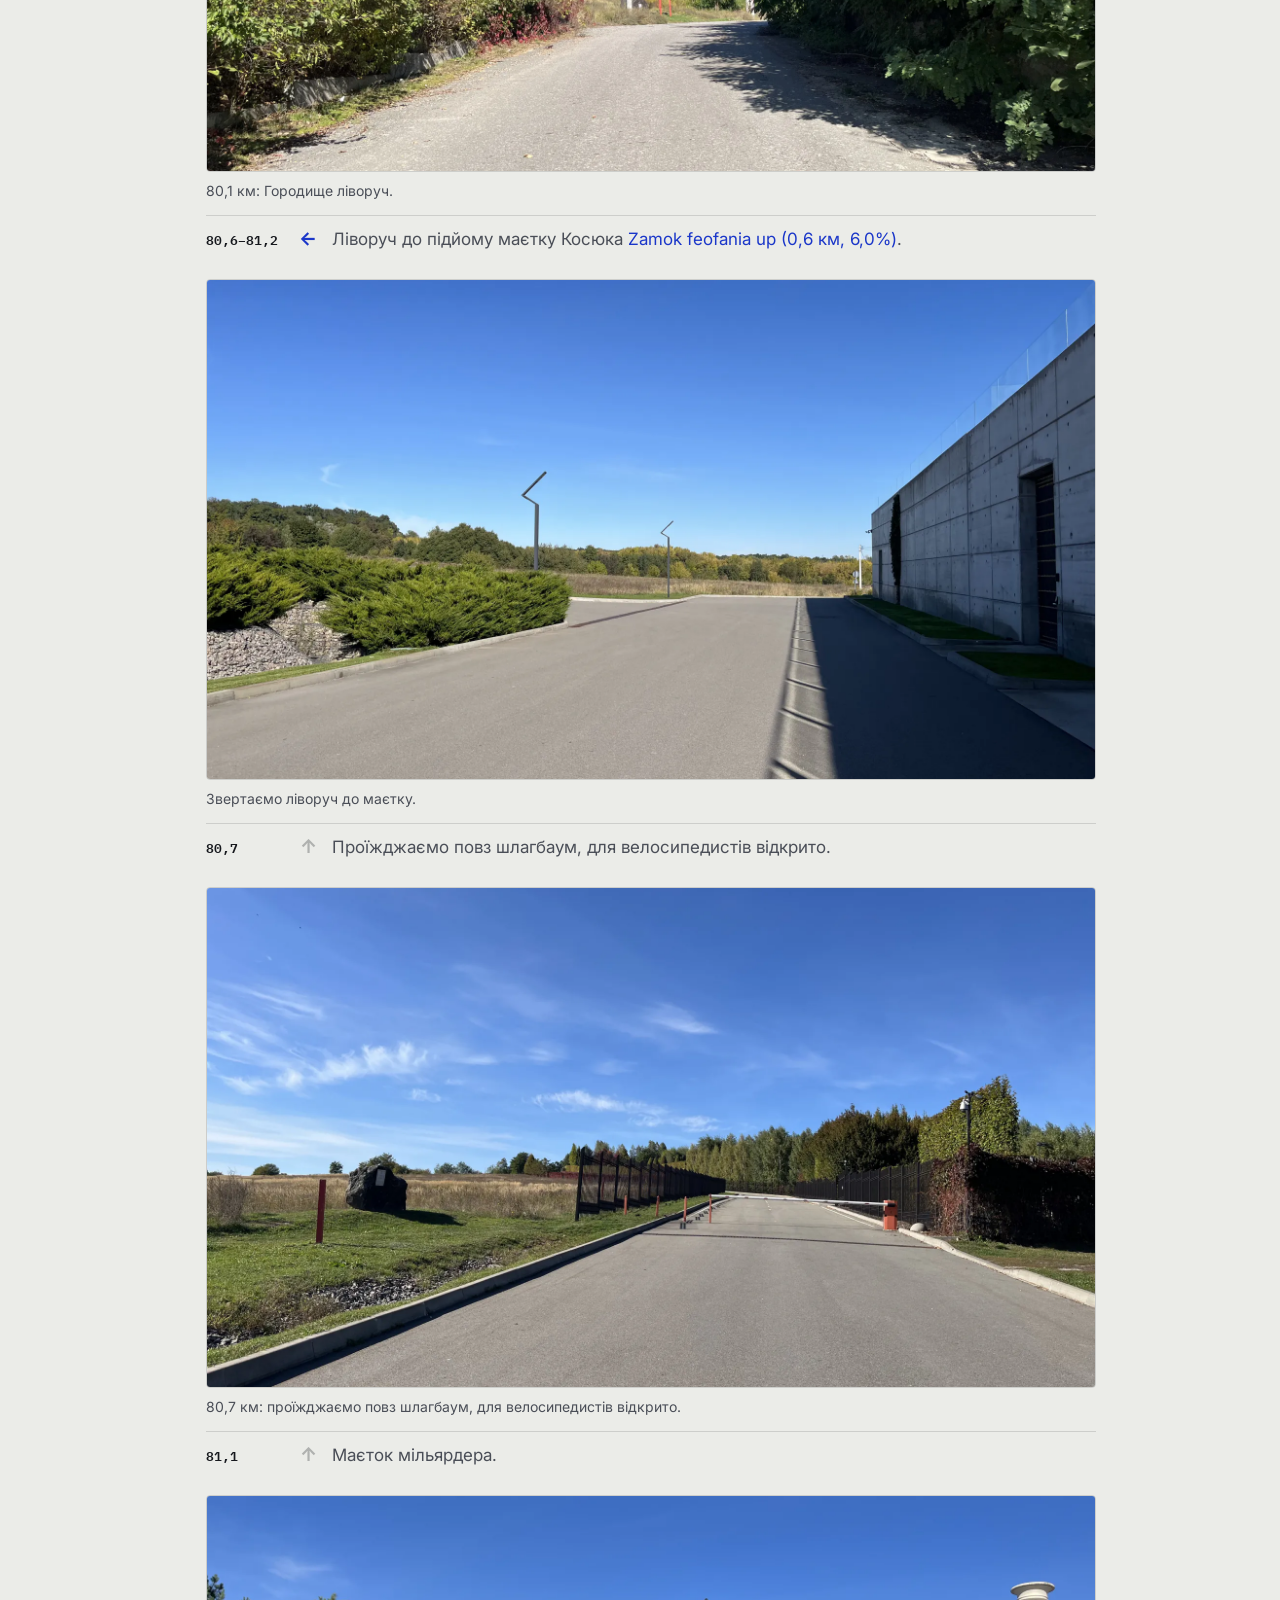
<file: blog/velogo-race-route-03102026.html>
<!doctype html>
<html lang="uk">
<head>
<meta charset="utf-8">
<meta name="viewport" content="width=device-width, initial-scale=1">
<title>Маршрут гонки: орієнтуємось без GPS — Блог</title>
<meta name="description" content="Розбір маршруту тренувальної гонки VeloGO 03.10.2026: усі суттєві повороти, орієнтири, підйоми та спуски — щоб їхати без GPS.">

<link rel="icon" href="../favicon.ico" sizes="any">
<link rel="icon" href="../favicon.svg" type="image/svg+xml">
<link rel="apple-touch-icon" href="../apple-touch-icon.png">

<meta property="og:type" content="article">
<meta property="og:url" content="https://cycling101.pp.ua/blog/velogo-race-route-03102026.html">
<meta property="og:title" content="Маршрут благодійної гонки VeloGO 3 жовтня 2026 року">
<meta property="og:description" content="Усі суттєві повороти, орієнтири, підйоми та спуски маршруту тренувальної гонки VeloGO 03.10.2026.">
<meta property="og:image" content="https://cycling101.pp.ua/og-image.png">
<meta property="og:locale" content="uk_UA">

<link rel="preconnect" href="https://fonts.googleapis.com">
<link rel="preconnect" href="https://fonts.gstatic.com" crossorigin>
<link href="https://fonts.googleapis.com/css2?family=Oswald:wght@500;600;700&family=Inter:wght@400;500;600&family=IBM+Plex+Mono:wght@500;600&display=swap" rel="stylesheet">
<link rel="stylesheet" href="../site.css">
<link rel="stylesheet" href="blog.css">
<script src="../site.js" defer></script>
</head>
<body>

<header class="site-head bleed" id="top">
  <div data-site-menu></div>
  <p class="eyebrow"><a href="../">Cycling 101 · Група S</a></p>
  <h1>Маршрут благодійної гонки VeloGO 3 жовтня 2026 року</h1>
  <p class="lede">Усі суттєві повороти, орієнтири, підйоми та спуски — щоб доїхати, навіть якщо відстали від групи та немає GPS.</p>
</header>

<main class="article bleed">
  <time datetime="2026-09-30">30 вересня 2026</time>

  <p class="lead">Маршрут — <a href="https://www.strava.com/routes/3539996144110761230" target="_blank" rel="noopener noreferrer">Тренувальна гонка VeloGO 03.10.2026</a> на Strava. Завантажте <a href="velogo-race-route-03102026.gpx" download="&#1058;&#1088;&#1077;&#1085;&#1091;&#1074;&#1072;&#1083;&#1100;&#1085;&#1072; &#1075;&#1086;&#1085;&#1082;&#1072; VeloGO 03.10.2026.gpx" type="application/gpx+xml">GPX-файл треку</a> у велокомп'ютер і прочитайте цей опис.</p>

  <h2>Коротко про маршрут</h2>

  <ul>
    <li>Дистанція: 83,2 км. Перші 9,6 км — нейтралізований рух без перегонів, гонка — 73,6 км.</li>
    <li>Набір висоти: 812 м тягунами по 0,5–1,3 км.</li>
    <li>Технічний старт: <a href="https://maps.app.goo.gl/1c9xtqgD9kwSWkTj9" target="_blank" rel="noopener noreferrer">парковка біля Видубицького монастиря</a> о 10:00.</li>
    <li>Старт гонки: після блокпосту на Дніпровському шосе, 9,6 км. Обов'язково дотримуйтесь правил дорожнього руху.</li>
    <li>Фініш: парк Феофанія у підйом. Останні <a href="https://www.strava.com/segments/15350150" target="_blank" rel="noopener noreferrer">720 м з 41 м набору</a>.</li>
  </ul>

  <div class="strava-embed-placeholder" data-embed-type="route" data-embed-id="3539996144110761230" data-units="metric" data-full-width="true" data-style="standard" data-map-hash="9.07/50.3223/30.4942" data-from-embed="true" data-token="pPCfeMLMNpNsUJN-xslZlueDxrArLjo_FPdEHHOysN4"></div><script src="https://strava-embeds.com/embed.js"></script>

  <h2>Як користуватись цим описом</h2>

  <p>Маршрут не кільцевий. Одні й ті самі перехрестя ви проїжджаєте двічі, у протилежних напрямках. У списку нижче кожен проїзд вказаний окремо, з власним кілометражем.</p>

  <p>Позначення: <b>←</b> ліворуч, <b>→</b> праворуч, <b>↻</b> розворот або коло, <b>↑</b> прямо (там, де легко помилитись і повернути).</p>

  <h2>0–9,6 км · Нейтралізація до блокпосту</h2>

  <p>Нейтралізована частина до блокпосту проходить спокійно, без перегонів. Запам'ятовувати не потрібно, бо колона рухається разом.</p>

  <figure class="shot"><img src="../images/blog/velogo_race_route_09_start.webp" alt="Блокпост на Дніпровському шосе — старт гонки" width="2330" height="1648" loading="lazy"><figcaption>9,6 км: блокпост, старт гонки.</figcaption></figure>

  <h2>9,6–22,1 км · Лісники, Ходосівка, Кременище</h2>

  <p>Класичний маршрут до Космосу з Лісників через Ходосівку та Кременище. Рівнина з одним коротким підйомом у Кременище.</p>

  <ol class="cues">
    <li><span class="km">14,2</span><span class="dir dir-r">→</span><span>Лісники, на першому світлофорі праворуч.</span>
    <figure class="shot"><img src="../images/blog/velogo_race_route_14_lisnyky_svitlofor.webp" alt="Лісники: світлофор, поворот праворуч" loading="lazy"><figcaption>14,2 км: праворуч на стрілку, можна не чекати зелений.</figcaption></figure>
    </li>
    <li><span class="km">14,4</span><span class="dir dir-l">←</span><span>Відразу через 200 м ліворуч. Далі уважно запам'ятовуйте дорогу, нею будете повертати назад.</span>
    <figure class="shot"><img src="../images/blog/velogo_race_route_14_lisnyky_livoruch.webp" alt="Лісники: поворот ліворуч" loading="lazy"><figcaption>14,4 км: тут ліворуч.</figcaption></figure>
    </li>
    <li><span class="km">16,7</span><span class="dir dir-r">→</span><span>Ходосівка, після озера перший поворот праворуч.</span>
    <figure class="shot"><img src="../images/blog/velogo_race_route_16_7_khodosivka.webp" alt="Ходосівка: після озера перший поворот праворуч" loading="lazy"><figcaption>16,7 км: Ходосівка — після озера праворуч.</figcaption></figure>
    </li>
    <li><span class="km">16,9</span><span class="dir dir-r">→</span><span>Ходосівка, праворуч на Набережну вулицю. Обережно, виїзд на головну дорогу.</span>
    <figure class="shot"><img src="../images/blog/velogo_race_route_16_9_khodosivka_naberezhna.webp" alt="Ходосівка: праворуч на Набережну вулицю" loading="lazy"><figcaption>16,9 км: Ходосівка — праворуч на Набережну.</figcaption></figure>
    </li>
    <li><span class="km">18,7</span><span class="dir dir-r">→</span><span>Ходосівка, праворуч на вулицю Якуніна в Кременище. Далі короткий тягун <a href="https://www.strava.com/segments/4148046" target="_blank" rel="noopener noreferrer">Kremenyshche climb (700 м, 2,8%)</a>. Рухаємось по головній.</span>
    <figure class="shot"><img src="../images/blog/velogo_race_route_18_7_khodosivka_kremenyshche.webp" alt="Ходосівка: праворуч на вулицю Якуніна в Кременище" loading="lazy"><figcaption>18,7 км: Ходосівка — праворуч на Якуніна.</figcaption></figure>
    </li>
    <li><span class="km">22,1</span><span class="dir dir-l">←</span><span>Кременище, ліворуч на Озерну вулицю, до Нижнього озера. Обережно, виїзд на головну дорогу. Вздовж озера найгірша ділянка маршруту з ямами.</span>
    <figure class="shot"><img src="../images/blog/velogo_race_route_22_kremenyshche_kruglyk.webp" alt="Кременище: поворот ліворуч на Озерну вулицю в Круглику" loading="lazy"><figcaption>22,1 км: Кременище — ліворуч до озер в Круглику.</figcaption></figure>
    </li>
  </ol>

  <h2>22,1–32 км · Круглик, «Космос», Іванковичі, Рославичі</h2>

  <p>Після озера починається найдовший тягун маршруту, а відразу за ним найшвидший спуск, «Космос». Далі кілька гострих поворотів у Рославичах і вихід на трасу.</p>

  <ol class="cues">
    <li><span class="km">23,2–25,1</span><span class="dir dir-s">↑</span><span>Після озера тягун <a href="https://www.strava.com/segments/27547740" target="_blank" rel="noopener noreferrer">Лісом від Круглика (1,9 км, 3,2%)</a>.</span></li>
    <li><span class="km">24,2</span><span class="dir dir-s">↑</span><span>Іванковичі прямо.</span>
    <figure class="shot"><img src="../images/blog/velogo_race_route_24_ivankovychi.webp" alt="Іванковичі: прямо" loading="lazy"><figcaption>24,2 км: Іванковичі — прямо.</figcaption></figure>
    </li>
    <li><span class="km">24,8–25,7</span><span class="dir dir-s">↑</span><span>Спуск <a href="https://www.strava.com/segments/7752568" target="_blank" rel="noopener noreferrer">Kosmos fall (1,0 км, -5,2%)</a>. Руки за низ керма.</span>
    <figure class="shot">
      <video src="../videos/blog/velogo_race_route_25_kosmos_fall.mp4" poster="../images/blog/velogo_race_route_25_kosmos_fall_poster.webp"
             width="720" height="1280" controls playsinline preload="none"></video>
      <figcaption>24,8–25,7 км: спуск «Космос».</figcaption>
    </figure>
    </li>
    <li><span class="km">26,4</span><span class="dir dir-r">→</span><span>Рославичі — після спуску різко праворуч на Долинову вулицю, в підйомчик. Далі по вулиці короткі спуски та підйоми.</span></li>
    <li><span class="km">29,4</span><span class="dir dir-r">→</span><span>Короткий різкий підйом <a href="https://www.strava.com/segments/4902740" target="_blank" rel="noopener noreferrer">Roslavychi torch (0,28 км, 8,1%)</a>.</span></li>
    <li><span class="km">30,0</span><span class="dir dir-l">←</span><span>Рославичі — ліворуч після спуску, на Спасо-Преображенську вулицю. Обережно, обмежена видимість.</span></li>
    <li><span class="km">30,4</span><span class="dir dir-r">→</span><span>За ставком відразу поворот праворуч. Ліворуч буде спортивний майданчик.</span></li>
    <li><span class="km">30,5–31,5</span><span class="dir dir-s">↑</span><span>Тягун по Княжій вулиці <a href="https://www.strava.com/segments/4902496" target="_blank" rel="noopener noreferrer">Roslavychi out (0,73 км, 5,1%)</a>.</span>
    <figure class="shot">
      <video src="../videos/blog/velogo_race_route_31_roslavychi_out.mp4" poster="../images/blog/velogo_race_route_31_roslavychi_out_poster.webp"
             width="720" height="1280" controls playsinline preload="none"></video>
      <figcaption>31,0–31,6 км: тягун по Княжій вулиці та вихід із села.</figcaption>
    </figure>
    </li>
    <li><span class="km">31,9</span><span class="dir dir-l">←</span><span>Ліворуч на трасу Т1006. Обережно, несуться машини.</span></li>
  </ol>

  <h2>32–43,9 км · Т1006 → Підгірці → коло (розворот)</h2>

  <p>5,7 км рівної траси на схід, потім поворот на північ і «пила» до кола. Коло — крайня точка маршруту, звідти повертаємось тією ж дорогою.</p>

  <ol class="cues">
    <li><span class="km">32–37,6</span><span class="dir dir-s">↑</span><span>Т1006 прямо на схід, майже рівно.</span>
    <figure class="shot"><img src="../images/blog/velogo_race_route_t1006.webp" alt="Т1006 прямо на схід, майже рівно, 32–37,6 км" loading="lazy"><figcaption>Т1006 прямо на схід.</figcaption></figure>
    </li>
    <li><span class="km">37,6</span><span class="dir dir-l">←</span><span>Після заправки відразу ліворуч. Найпомітніший орієнтир на трасі: поворот безпосередньо біля АЗС Parallel. Далі прямо.</span></li>
    <li><span class="km">38,8–40,5</span><span class="dir dir-s">↑</span><span>Спуск уздовж полігону сміттєзвалища. Обережно, їздять габаритні сміттєвози.</span></li>
    <li><span class="km">41,3</span><span class="dir dir-r">→</span><span>На «трикутнику» праворуч. На зворотному шляху проїдете її ще раз, уже ліворуч.</span></li>
    <li><span class="km">41,4–42,3</span><span class="dir dir-s">↑</span><span>Підйом <a href="https://www.strava.com/segments/5908418" target="_blank" rel="noopener noreferrer">Musorka (0,86 км, 6%)</a>.</span></li>
    <li><span class="km">42,3–43,1</span><span class="dir dir-s">↑</span><span>Після підйому відразу спуск до кола <a href="https://www.strava.com/segments/6175250" target="_blank" rel="noopener noreferrer">Мусорка спуск</a>.</span></li>
    <li><span class="km">43,9</span><span class="dir dir-u">↻</span><span>На колі розворот. Перша колова розв'язка після спуску, крайня східна точка маршруту. Об'їжджаємо і їдемо назад тією ж дорогою.</span>
    <figure class="shot"><img src="../images/blog/velogo_race_route_44_kolo.webp" alt="Колова розв'язка — розворот" loading="lazy"><figcaption>43,9 км: коло — крайня точка, розворот.</figcaption></figure>
    </li>
  </ol>

  <h2>43,9–50,4 км · Назад через «трикутник» до Креничів</h2>

  <p>Дзеркальне повернення: той самий спуск стає підйомом, той самий «трикутник» — поворотом ліворуч. Далі новий відрізок.</p>

  <ol class="cues">
    <li><span class="km">44,4–46,5</span><span class="dir dir-s">↑</span><span>Підйом від кола та спуск <a href="https://www.strava.com/segments/36165384" target="_blank" rel="noopener noreferrer">Перевал "Мрія" (1,85 км, 0,9%)</a>.</span></li>
    <li><span class="km">47,5</span><span class="dir dir-r">→</span><span>Уважно, на невеличкому трикутнику звертаємо праворуч на Центральну вулицю. Тут легко за інерцією поїхати прямо, звідки приїхали о 41,3 км.</span></li>
    <li><span class="km">48,3</span><span class="dir dir-r">→</span><span>Повертаємо праворуч на Польову вулицю.</span></li>
    <li><span class="km">50,4</span><span class="dir dir-r">→</span><span>Креничі — праворуч на Т1006, виїжджаємо на трасу.</span></li>
  </ol>

  <h2>50,4–58,0 км · Т1006 на захід → «Зупинка» → Рославичі</h2>

  <p>Майже 6 км прямої траси на захід, тим самим асфальтом, яким виїжджали на схід. Проїжджаємо повз поворот на Рославичі й їдемо далі, до автобусної зупинки.</p>

  <ol class="cues">
    <li><span class="km">50,4–56,2</span><span class="dir dir-s">↑</span><span>Т1006 прямо на захід. Не повертайте на 54,4-му км у Рославичі, яким виїжджали на трасу, нам далі.</span></li>
    <li><span class="km">56,2</span><span class="dir dir-r">→</span><span>Після садового центру «Зелена країна» праворуч. Орієнтир: автобусна зупинка праворуч від траси. На повороті гравій та пісок, відразу за ним 50 метрів з ямами.</span></li>
    <li><span class="km">57,0–58,0</span><span class="dir dir-s">↑</span><span>Швидкісний спуск <a href="https://www.strava.com/segments/24720974" target="_blank" rel="noopener noreferrer">DownHill crazy drop (0,8 км, -3,7%)</a>. Обмежена видимість, не виїжджайте на зустрічку.</span>
    <figure class="shot">
      <video src="../videos/blog/velogo_race_route_downhill_crazy_drop.mp4" poster="../images/blog/velogo_race_route_downhill_crazy_drop_poster.webp"
             width="720" height="1280" controls playsinline preload="none"></video>
      <figcaption>Кінець спуску DownHill crazy drop.</figcaption>
    </figure>
    </li>
    <li><span class="km">58,0</span><span class="dir dir-l">←</span><span>Після спуску різкий поворот ліворуч. Їдемо тією ж дорогою в підйом. Далі маршрут дзеркально повторює початок.</span></li>
  </ol>

  <h2>58,0–73,5 км · Тією ж дорогою назад до Лісників</h2>

  <ol class="cues">
    <li><span class="km">61,5</span><span class="dir dir-l">←</span><span>Різко ліворуч — перший же поворот ліворуч після виходу з Рославичів.</span></li>
    <li><span class="km">62,3–63,3</span><span class="dir dir-s">↑</span><span>Найкрутіший підйом маршруту «Космос», сегмент <a href="https://www.strava.com/segments/4567913" target="_blank" rel="noopener noreferrer">Kosmos (0,9 км, 6,2%)</a>.</span></li>
    <li><span class="km">63,8–65,3</span><span class="dir dir-s">↑</span><span>Спуск до озера <a href="https://www.strava.com/segments/24837940" target="_blank" rel="noopener noreferrer">Kruglik forest DH (1,76 км, -3,6%)</a>.</span></li>
    <li><span class="km">65,7</span><span class="dir dir-r">→</span><span>Кременище — праворуч на Озерну вулицю.</span></li>
    <li><span class="km">71,0</span><span class="dir dir-l">←</span><span>Ходосівка, ліворуч з Набережної. Через 200 м знову ліворуч, дати дорогу головній.</span></li>
    <li><span class="km">73,5</span><span class="dir dir-l">←</span><span>Лісники їдемо прямо і ліворуч, по головній, на вулицю Родини Рубанів. Не виїжджаємо на Дніпровське шосе.</span>
    <figure class="shot"><img src="../images/blog/velogo_race_route_74_lisnyky_holovna.webp" alt="Лісники: прямо і ліворуч по головній" loading="lazy"><figcaption>73,5 км: Лісники їдемо прямо і ліворуч по головній.</figcaption></figure>
    </li>
  </ol>

  <h2>73,5–83,2 км · Хотів, Городище, Феофанія. Фініш</h2>

  <p>Тягун із Лісників, швидкий спуск, різкий підйом у Хотові, далі алеї Феофанії. Фініш у підйом, тому сили треба розкладати до нього, а не після.</p>

  <ol class="cues">
    <li><span class="km">73,7–78,1</span><span class="dir dir-s">↑</span><span>Тягун <a href="https://www.strava.com/segments/41884824" target="_blank" rel="noopener noreferrer">Lisnyky Long Climb (4,4 км, 1,7%)</a> — вихід із Лісників.</span></li>
    <li><span class="km">78,1–79,0</span><span class="dir dir-s">↑</span><span>Спуск <a href="https://www.strava.com/segments/20799488" target="_blank" rel="noopener noreferrer">Downhill to Khotiv (0,8 км, -4,6%)</a>. Недавно зробили асфальт, можна розганятися.</span></li>
    <li><span class="km">79,0</span><span class="dir dir-r">→</span><span>Хотів — праворуч на вузьку вулицю Івана Франка. Головна буде йти ліворуч, не звертаємо на неї.</span>
    <figure class="shot"><img src="../images/blog/velogo_race_route_79_khotiv.webp" alt="Хотів: поворот праворуч" loading="lazy"><figcaption>79,0 км: праворуч на вулицю Івана Франка.</figcaption></figure>
    </li>
    <li><span class="km">79,2</span><span class="dir dir-r">→</span><span>Далі через 200 м праворуч на Партизанську вулицю. Обережно, обмежена видимість. Також будуть лежачі поліцейські.</span>
    <figure class="shot"><img src="../images/blog/velogo_race_route_79_partyzanska.webp" alt="Праворуч на Партизанську вулицю" loading="lazy"><figcaption>79,2 км: праворуч на Партизанську вулицю.</figcaption></figure>
    </li>
    <li><span class="km">79,9</span><span class="dir dir-s">↑</span><span>На перехресті з Пироговською вулицею їдемо прямо на Паркову вулицю до Городища.</span>
    <figure class="shot"><img src="../images/blog/velogo_race_route_79_pyrogovska.webp" alt="На перехресті з Пироговською вулицею" loading="lazy"><figcaption>79,9 км: на перехресті з Пироговською вулицею їдемо прямо на Паркову вулицю до Городища.</figcaption></figure>
    </li>
    <li><span class="km">80,1</span><span class="dir dir-s">↑</span><span>Невеличкий підйом повз Городище ліворуч.</span>
    <figure class="shot"><img src="../images/blog/velogo_race_route_80_gorodysche.webp" alt="Городище" loading="lazy"><figcaption>80,1 км: Городище ліворуч.</figcaption></figure>
    </li>
    <li><span class="km">80,6–81,2</span><span class="dir dir-l">←</span><span>Ліворуч до підйому маєтку Косюка <a href="https://www.strava.com/segments/24399535" target="_blank" rel="noopener noreferrer">Zamok feofania up (0,6 км, 6,0%)</a>.</span>
    <figure class="shot"><img src="../images/blog/velogo_race_route_81_gorodysche_livoruch.webp" alt="Ліворуч до маєтку" loading="lazy"><figcaption>Звертаємо ліворуч до маєтку.</figcaption></figure>
    </li>
    <li><span class="km">80,7</span><span class="dir dir-s">↑</span><span> Проїжджаємо повз шлагбаум, для велосипедистів відкрито.</span>
    <figure class="shot"><img src="../images/blog/velogo_race_route_81_shlagbaum.webp" alt="Проїжджаємо повз шлагбаум" loading="lazy"><figcaption>80,7 км: проїжджаємо повз шлагбаум, для велосипедистів відкрито.</figcaption></figure>
    </li>
    <li><span class="km">81,1</span><span class="dir dir-s">↑</span><span>Маєток мільярдера.</span>
    <figure class="shot"><img src="../images/blog/velogo_race_route_81_maetok.webp" alt="Маєток мільярдера" loading="lazy"><figcaption>81,1 км: маєток мільярдера.</figcaption></figure>
    </li>
    <li><span class="km">81,6</span><span class="dir dir-s">↑</span><span>Їдемо основною алеєю Феофанії.</span>
    <figure class="shot"><img src="../images/blog/velogo_race_route_82_feofania_golovna.webp" alt="Феофанія головна" loading="lazy"><figcaption>81,6 км: їдемо основною алеєю Феофанії.</figcaption></figure>
    </li>
    <li><span class="km">81,8</span><span class="dir dir-l">←</span><span>Починається плитка, нам трішки ліворуч повз дерево по центру дороги.</span>
    <figure class="shot"><img src="../images/blog/velogo_race_route_82_feofania_plytka.webp" alt="Феофанія плитка" loading="lazy"><figcaption>81,8 км: починається плитка.</figcaption></figure>
    </li>
    <li><span class="km">81,9</span><span class="dir dir-s">↑</span><span>Плитка переходить у бруківку. Обережно, валяються каштани.</span>
    <figure class="shot"><img src="../images/blog/velogo_race_route_82_feofania_brukivka.webp" alt="Феофанія бруківка" loading="lazy"><figcaption>81,9 км: бруківка, обережно.</figcaption></figure>
    </li>
    <li><span class="km">82,1</span><span class="dir dir-r">→</span><span>Після бруківки повертаємо праворуч на асфальт.</span>
    <figure class="shot"><img src="../images/blog/velogo_race_route_82_feofania_asfalt.webp" alt="Феофанія асфальт" loading="lazy"><figcaption>82,1 км: після бруківки повертаємо праворуч на асфальт.</figcaption></figure>
    </li>
    <li><span class="km">82,5–83,1</span><span class="dir dir-s">↑</span><span>Підйом майже до фінішу <a href="https://www.strava.com/segments/15350150" target="_blank" rel="noopener noreferrer">Асфальтний підйом в Феофанії (0,72 км, 5,7%)</a>.</span></li>
    <li><span class="km">83,2</span><span class="dir dir-s">↑</span><span>Фініш біля воріт праворуч.</span>
    <figure class="shot"><img src="../images/blog/velogo_race_route_83_finish_1.webp" alt="Фініш" loading="lazy"><figcaption>83,2 км: фініш.</figcaption></figure>
    <figure class="shot"><img src="../images/blog/velogo_race_route_83_finish_vorota.webp" alt="Ворота біля фінішу" loading="lazy"><figcaption>83,2 км: ворота біля фінішу.</figcaption></figure>
    </li>
  </ol>

  <hr class="centerline">

  <p class="back-link"><a href="./">← Усі статті</a></p>
</main>

<footer class="bleed">
  <hr class="centerline">
  <div data-site-footer></div>
</footer>

</body>
</html>
</file>
<file: site.css>
/* Site-wide chrome shared by every page: burger menu + footer links.
   Relies on the design tokens (--signal, --card, ...) defined by each page. */

/* ---- Burger menu ---- */
.menu{position:absolute;top:20px;right:max(24px,calc((100% - 912px) / 2));z-index:20}
.menu-toggle{
  list-style:none;cursor:pointer;display:inline-flex;align-items:center;justify-content:center;
  width:44px;height:44px;border:1px solid rgba(255,255,255,.4);border-radius:10px;color:#fff;
}
.menu-toggle::-webkit-details-marker{display:none}
.menu-toggle:hover,.menu[open] .menu-toggle{border-color:var(--signal);color:var(--signal)}
.menu-panel{
  position:absolute;top:52px;right:0;min-width:200px;padding:8px;
  display:flex;flex-direction:column;background:var(--card);color:var(--ink);
  border:1px solid var(--line-strong);border-radius:10px;box-shadow:0 12px 34px rgba(0,0,0,.28);
}
.menu-panel a{padding:11px 14px;border-radius:6px;color:var(--ink);font-weight:600}
.menu-panel a:hover{background:var(--paper);text-decoration:none}
.menu-sep{height:1px;margin:6px 8px;background:var(--line)}
/* Reserve room for the burger so the eyebrow's line stops before it. */
.eyebrow{padding-right:56px}
.eyebrow a{color:inherit;text-decoration:none}
.eyebrow a:hover{opacity:.8}

/* ---- Footer links ---- */
.footer-nav{
  display:flex;flex-wrap:wrap;justify-content:center;gap:14px 30px;
  margin:36px 0 0;padding-top:28px;border-top:1px solid rgba(255,255,255,.16);
  font-family:"IBM Plex Mono",monospace;font-weight:600;font-size:13px;
  letter-spacing:.12em;text-transform:uppercase;
}
.footer-nav a{color:rgba(255,255,255,.7)}
.footer-nav a:hover{color:var(--signal);text-decoration:none}

@media (max-width:640px){
  .menu{top:16px;right:18px}
}
</file>
<file: blog/blog.css>
/* Shared styles for the blog. Reuses the design tokens of the main site (index.html). */
:root{
  --paper:#EBECE8;
  --card:#FFFFFF;
  --ink:#16181D;
  --ink-soft:#4A4E57;
  --blue:#1B37C9;
  --blue-deep:#0D1C63;
  --signal:#F4C400;
  --line:rgba(22,24,29,.14);
  --line-strong:rgba(22,24,29,.28);
  --asphalt:#16181D;
}
*{box-sizing:border-box}
img,iframe,video{max-width:100%}
html{scroll-behavior:smooth}
@media (prefers-reduced-motion:reduce){html{scroll-behavior:auto}}
body{
  margin:0;background:var(--paper);color:var(--ink);
  font-family:"Inter",system-ui,sans-serif;font-size:17px;line-height:1.6;
  -webkit-font-smoothing:antialiased;overflow-wrap:break-word;
}
a{color:var(--blue);text-decoration:none}
a:hover{text-decoration:underline}
.bleed{padding-inline:max(24px,calc((100% - 912px) / 2))}

/* ---- Header (asphalt) ---- */
.site-head{background:var(--asphalt);color:#fff;padding-block:28px 34px;position:relative}
.eyebrow{
  font-family:"IBM Plex Mono",monospace;font-weight:600;font-size:13px;
  letter-spacing:.18em;text-transform:uppercase;color:var(--signal);
  margin:0 0 18px;display:flex;align-items:center;gap:12px;
}
.eyebrow::after{content:"";flex:1;height:1px;background:rgba(255,255,255,.22)}
.site-head h1{
  font-family:"Oswald",sans-serif;font-weight:700;
  font-size:clamp(38px,8vw,64px);line-height:.98;letter-spacing:-.01em;
  text-transform:uppercase;margin:14px 0 0;
}
.site-head .lede{max-width:none;margin:16px 0 0;color:rgba(255,255,255,.82);font-size:18px}

/* ---- Blog index: list of posts ---- */
.post-list{list-style:none;margin:0;padding:40px 0}
.post-card{
  background:var(--card);border:1px solid var(--line);border-radius:4px;
  padding:24px 26px;margin:0 0 18px;display:block;color:inherit;
}
a.post-card:hover{text-decoration:none;border-color:var(--line-strong)}
.post-card .kicker{
  font-family:"IBM Plex Mono",monospace;font-size:12px;letter-spacing:.12em;
  text-transform:uppercase;color:var(--ink-soft);font-weight:600;
}
.post-card h2{
  font-family:"Oswald",sans-serif;font-weight:700;font-size:28px;line-height:1.05;
  text-transform:uppercase;margin:6px 0 8px;
}
.post-card p{margin:0;color:var(--ink-soft)}

/* ---- Article ---- */
.article{padding-block:44px 20px}
.article time{
  font-family:"IBM Plex Mono",monospace;font-size:13px;letter-spacing:.06em;
  text-transform:uppercase;color:var(--ink-soft);
}
.article h2{
  font-family:"Oswald",sans-serif;font-weight:700;font-size:30px;line-height:1.05;
  text-transform:uppercase;letter-spacing:-.005em;margin:40px 0 4px;
  padding-top:24px;border-top:1px solid var(--line);
}
.article h3{
  font-family:"Oswald",sans-serif;font-weight:700;font-size:20px;
  color:var(--ink);margin:26px 0 4px;
}
.article p{margin:0 0 16px;color:var(--ink-soft)}
.article p b,.article li b{color:var(--ink);font-weight:600}
.article ul,.article ol{margin:0 0 16px;padding-left:22px;color:var(--ink-soft)}
.article li{margin:6px 0}
.article .lead{font-size:19px;color:var(--ink)}

.video-grid{display:grid;grid-template-columns:repeat(auto-fill,minmax(320px,1fr));gap:18px;margin:20px 0 24px}
.video-card figure{margin:0}
.video-card .frame{position:relative;aspect-ratio:16/9;border-radius:4px;overflow:hidden;background:var(--asphalt)}
.video-card .frame.vertical{aspect-ratio:9/16;max-width:300px}
.video-card .frame iframe{position:absolute;inset:0;width:100%;height:100%;border:0}
.video-card figcaption{margin-top:8px;font-size:14px;color:var(--ink-soft)}

.shot-grid{display:grid;grid-template-columns:repeat(auto-fill,minmax(260px,1fr));gap:18px;margin:20px 0 24px}
.shot{margin:20px 0 28px}
/* width:auto keeps the aspect ratio while both caps apply, so a tall screenshot
   shrinks to fit the viewport instead of pushing the caption off-screen. */
.shot img,.shot video{
  display:block;margin-inline:auto;
  width:auto;height:auto;max-width:100%;max-height:60vh;
  border-radius:4px;border:1px solid var(--line);
}
/* Every clip renders 480px tall whatever its aspect, so portrait and landscape
   footage lines up down the page; width follows from the ratio. max-width still
   wins on a narrow screen, and max-height on a short one. */
.shot video{height:480px;width:auto;background:var(--asphalt)}
.shot figcaption{margin-top:8px;font-size:14px;color:var(--ink-soft)}
/* Inside a grid the figures share a row, so keep the old cap and let them
   stretch to the cell. A standalone figure gets the full column instead. */
.shot-grid .shot{margin:0}
.shot-grid .shot img{width:100%;max-width:400px;max-height:none}

/* ---- Embedded map ---- */
.map{
  display:block;width:100%;aspect-ratio:4/3;max-height:60vh;
  border:1px solid var(--line);border-radius:4px;margin:20px 0 28px;
}

.centerline{
  border:0;height:8px;margin:36px 0 0;
  background:repeating-linear-gradient(90deg,var(--signal) 0 34px,transparent 34px 62px);opacity:.9;
}

/* ---- Download button ---- */
.dl{display:flex;flex-wrap:wrap;align-items:center;gap:8px 16px;margin:0 0 24px}
.dl-btn{
  display:inline-block;background:var(--blue);color:#fff;border-radius:4px;
  padding:12px 20px;font-family:"Oswald",sans-serif;font-weight:600;font-size:17px;
  text-transform:uppercase;letter-spacing:.02em;
}
.dl-btn:hover{background:var(--blue-deep);text-decoration:none}
.dl-note{font-size:14px;color:var(--ink-soft)}

/* ---- Cue sheet (turn-by-turn list) ---- */
.cues{list-style:none;margin:0 0 24px;padding:0}
.cues li{
  display:grid;grid-template-columns:78px 24px 1fr;gap:12px;align-items:baseline;
  margin:0;padding:10px 0;border-bottom:1px solid var(--line);color:var(--ink-soft);
}
.cues li:first-child{border-top:1px solid var(--line)}
.cues .km{font-family:"IBM Plex Mono",monospace;font-weight:600;font-size:13px;color:var(--ink)}
.cues .dir{font-weight:700;font-size:19px;line-height:1;text-align:center}
.cues .dir-l{color:var(--blue)}
.cues .dir-r{color:#B4480E}
.cues .dir-u{color:#8A1C7C}
.cues .dir-s{color:var(--line-strong)}
.cues b{color:var(--ink)}
/* A figure sits inside the <li> it illustrates, so it has to span the grid. */
.cues li>.shot{grid-column:1/-1;margin:14px 0 2px}

.back-link{margin-top:28px}

/* ---- Footer ---- */
footer{background:var(--asphalt);color:rgba(255,255,255,.7);padding-block:40px 48px;margin-top:24px}
footer .centerline{margin-bottom:28px}
footer h3{font-family:"Oswald",sans-serif;font-weight:700;text-transform:uppercase;font-size:22px;color:#fff;margin:0 0 12px}
footer a{color:var(--signal)}
footer p{margin:0 0 4px}

@media (max-width:640px){
  body{font-size:16px}
  .bleed{padding-inline:18px}
  .video-grid,.shot-grid{grid-template-columns:1fr}
  .cues li{grid-template-columns:64px 20px 1fr;gap:8px}
  .shot img,.shot video{max-height:70vh}
  .map{aspect-ratio:3/4;max-height:70vh}
}
</file>
